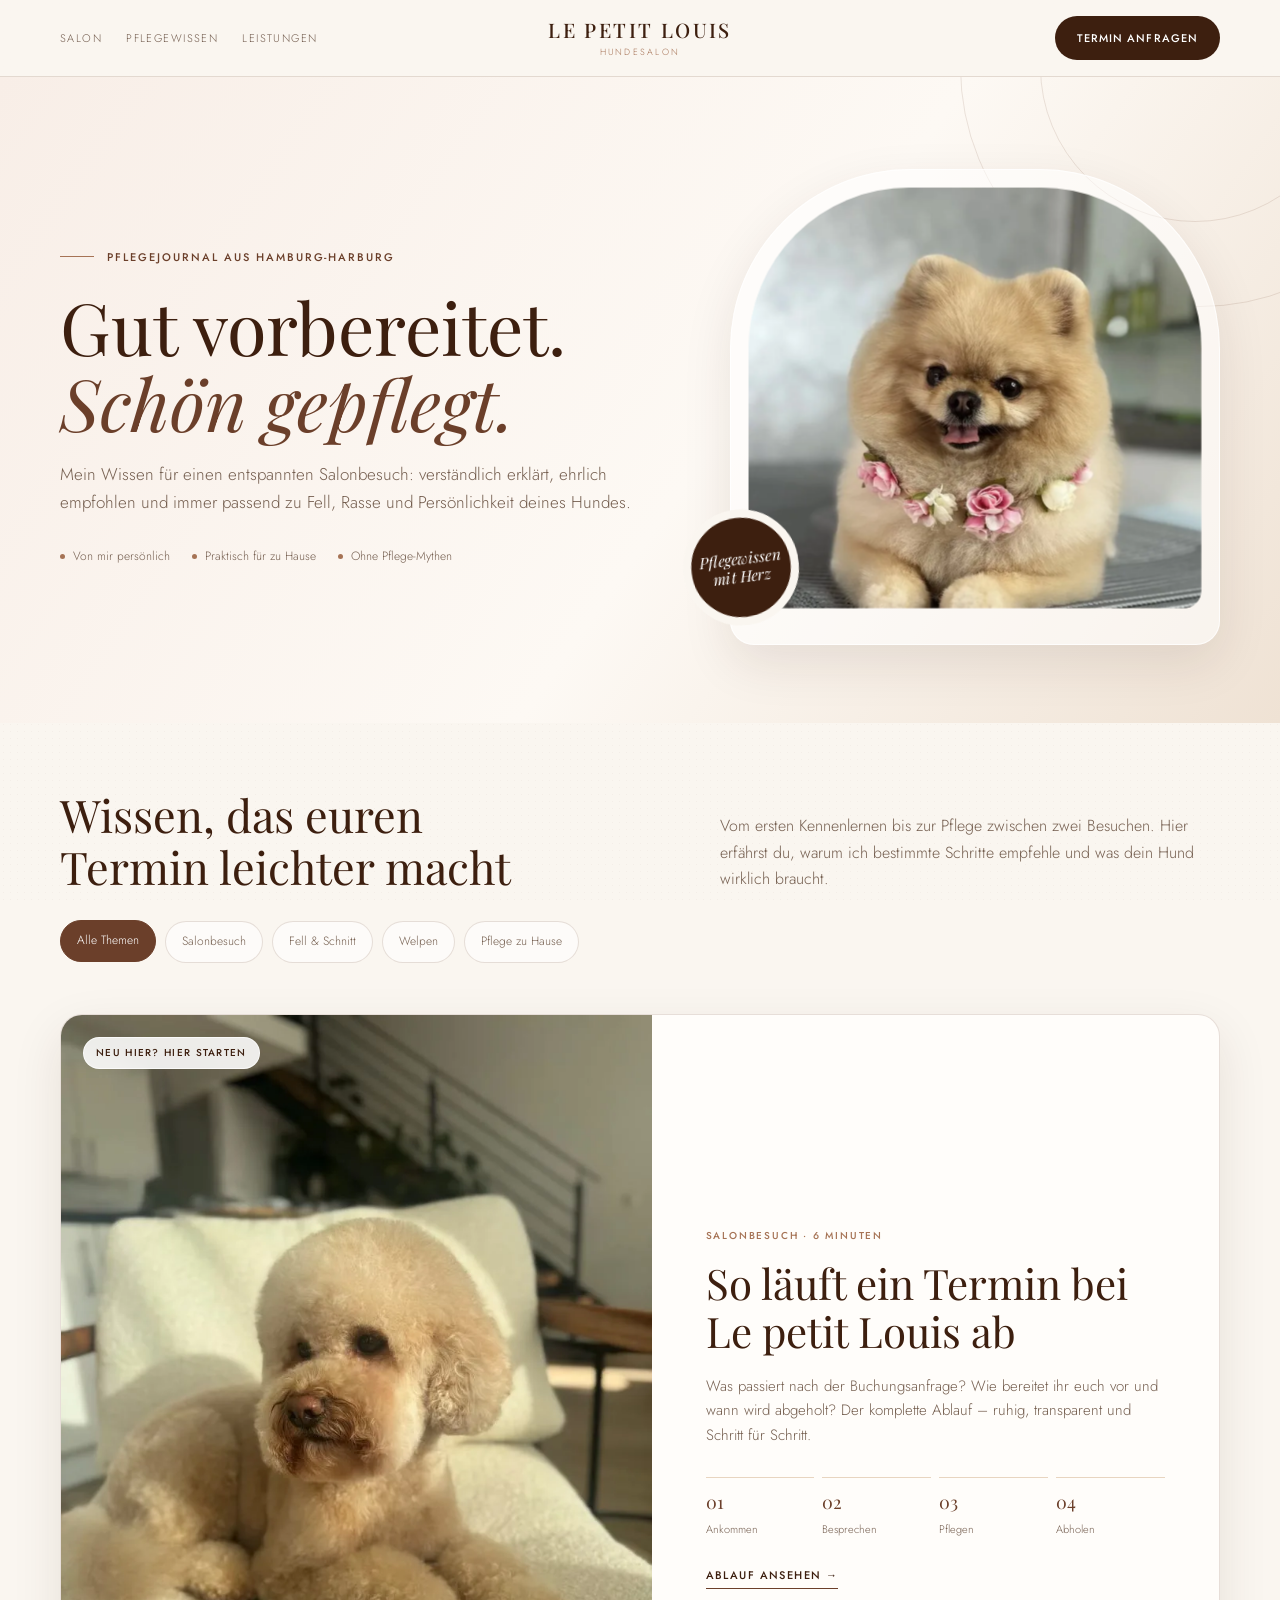
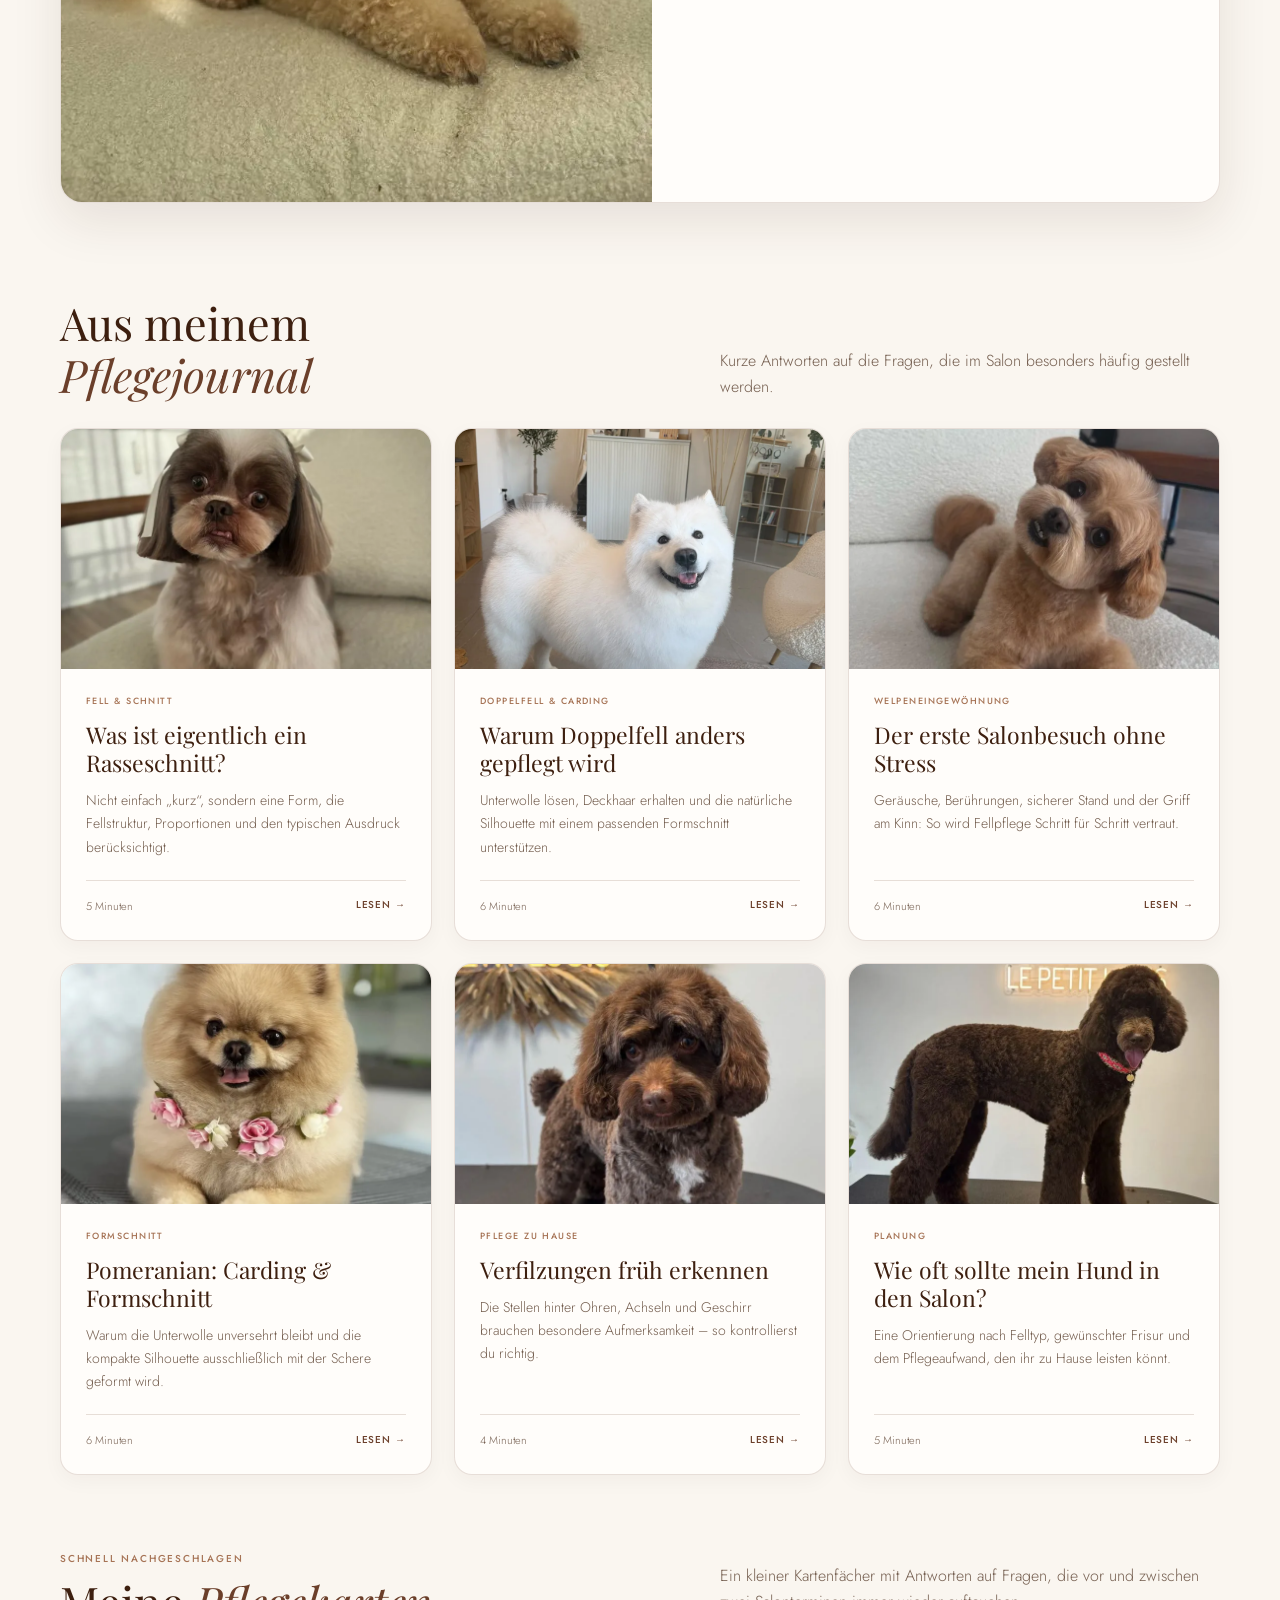
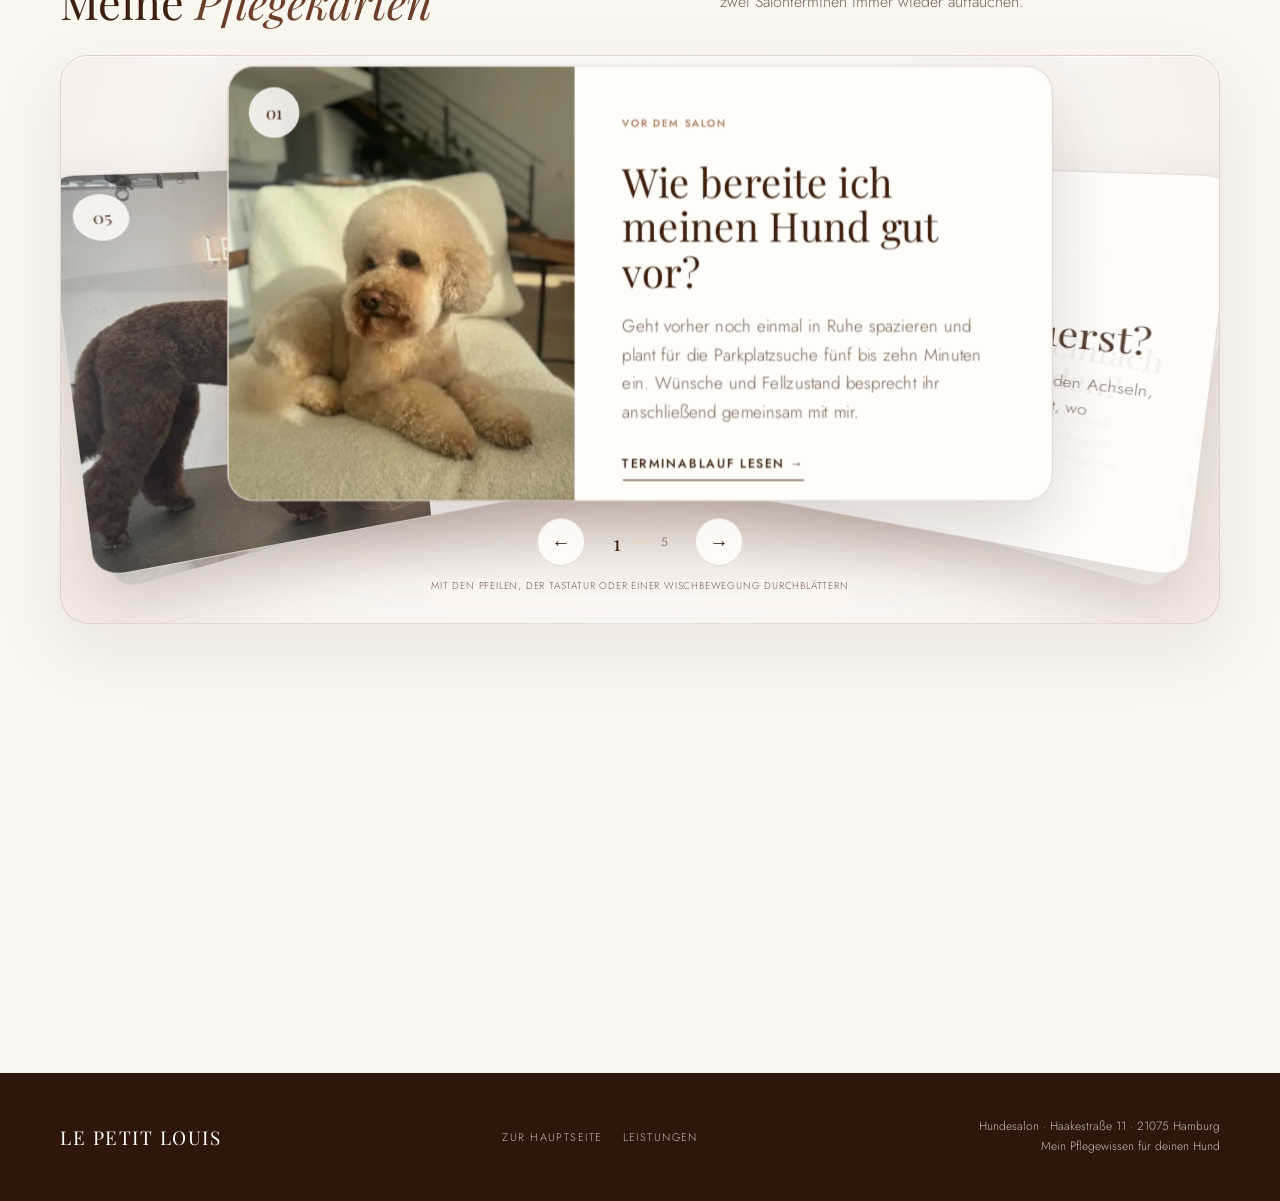
<file: pflegejournal/index.html>
<!doctype html>
<html lang="de">
<head>
  <meta charset="utf-8">
  <meta name="viewport" content="width=device-width,initial-scale=1,viewport-fit=cover">
  <title>Pflegejournal – Fellpflege-Tipps von Le petit Louis</title>
  <meta name="description" content="Mein Pflegewissen zu Salonbesuch, Rasseschnitt, Welpeneingewöhnung, Doppelfell, Carding und Fellpflege für zu Hause.">
  <meta name="robots" content="index,follow">
  <link rel="canonical" href="https://www.lepetitlouis.com/pflegejournal/">
  <meta property="og:type" content="website">
  <meta property="og:locale" content="de_DE">
  <meta property="og:title" content="Pflegejournal – Le petit Louis Hundesalon">
  <meta property="og:description" content="Mein Pflegewissen: verständlich erklärt, ehrlich empfohlen und passend zu Fell, Rasse und Persönlichkeit.">
  <meta property="og:url" content="https://www.lepetitlouis.com/pflegejournal/">
  <meta name="theme-color" content="#faf6f0">
  <link rel="preconnect" href="https://fonts.googleapis.com">
  <link rel="preconnect" href="https://fonts.gstatic.com" crossorigin>
  <link href="https://fonts.googleapis.com/css2?family=Jost:wght@300;400;500;600&family=Playfair+Display:ital,wght@0,400;0,500;1,400&display=swap" rel="stylesheet">
  <link rel="stylesheet" href="assets/css/pflegejournal.css">
  <script type="application/ld+json">
  {
    "@context":"https://schema.org",
    "@type":"Blog",
    "@id":"https://www.lepetitlouis.com/pflegejournal/#blog",
    "url":"https://www.lepetitlouis.com/pflegejournal/",
    "name":"Le petit Louis Pflegejournal",
    "description":"Pflegewissen rund um Hundesalon, Fellpflege und einen entspannten Salonbesuch.",
    "inLanguage":"de-DE",
    "author":{"@type":"Person","name":"Anni Mausolf"},
    "publisher":{"@type":"Organization","name":"Le petit Louis","url":"https://www.lepetitlouis.com/"}
  }
  </script>
</head>
<body>
  <a class="skip-link" href="#inhalt">Direkt zum Inhalt</a>
  <header class="topbar">
    <nav class="nav shell" aria-label="Hauptnavigation">
      <div class="navlinks">
        <a href="https://www.lepetitlouis.com/">Salon</a>
        <a href="#artikel">Pflegewissen</a>
        <a href="https://www.lepetitlouis.com/#services">Leistungen</a>
      </div>
      <a class="brand" href="https://www.lepetitlouis.com/" aria-label="Zur Hauptseite von Le petit Louis">
        <strong>LE PETIT LOUIS</strong><span>Hundesalon</span>
      </a>
      <div class="nav-action"><a class="pill-button" href="https://www.lepetitlouis.com/#booking">Termin anfragen</a></div>
    </nav>
  </header>

  <main id="inhalt">
    <section class="hero">
      <div class="hero-grid shell">
        <div>
          <div class="kicker">Pflegejournal aus Hamburg-Harburg</div>
          <h1>Gut vorbereitet.<br><em>Schön gepflegt.</em></h1>
          <p class="hero-copy">Mein Wissen für einen entspannten Salonbesuch: verständlich erklärt, ehrlich empfohlen und immer passend zu Fell, Rasse und Persönlichkeit deines Hundes.</p>
          <div class="hero-meta" aria-label="Das zeichnet das Pflegejournal aus">
            <span><i aria-hidden="true"></i> Von mir persönlich</span>
            <span><i aria-hidden="true"></i> Praktisch für zu Hause</span>
            <span><i aria-hidden="true"></i> Ohne Pflege-Mythen</span>
          </div>
        </div>
        <div class="hero-visual" data-tilt>
          <picture>
            <source media="(max-width:620px)" srcset="assets/images/pomeranian-480.webp">
            <img src="assets/images/pomeranian-960.webp" width="750" height="1000" alt="Gepflegter Pomeranian im Hundesalon Le petit Louis" fetchpriority="high">
          </picture>
          <div class="hero-stamp">Pflegewissen<br>mit Herz</div>
        </div>
      </div>
    </section>

    <section class="intro shell" id="artikel" aria-labelledby="wissenTitel">
      <div class="section-head reveal">
        <h2 id="wissenTitel">Wissen, das euren<br>Termin leichter macht</h2>
        <p>Vom ersten Kennenlernen bis zur Pflege zwischen zwei Besuchen. Hier erfährst du, warum ich bestimmte Schritte empfehle und was dein Hund wirklich braucht.</p>
      </div>
      <div class="filters" role="group" aria-label="Artikel nach Thema filtern">
        <button class="filter" type="button" data-filter="all" aria-pressed="true">Alle Themen</button>
        <button class="filter" type="button" data-filter="salon" aria-pressed="false">Salonbesuch</button>
        <button class="filter" type="button" data-filter="schnitt" aria-pressed="false">Fell &amp; Schnitt</button>
        <button class="filter" type="button" data-filter="welpe" aria-pressed="false">Welpen</button>
        <button class="filter" type="button" data-filter="zuhause" aria-pressed="false">Pflege zu Hause</button>
      </div>
      <p class="filter-status" id="filterStatus" aria-live="polite"><span class="visually-hidden">6 Artikel angezeigt</span></p>

      <article class="feature reveal">
        <div class="feature-image">
          <picture><source media="(max-width:620px)" srcset="assets/images/termin-480.webp"><img src="assets/images/termin-960.webp" width="750" height="1000" alt="Entspannter Hund nach seinem Termin bei Le petit Louis"></picture>
          <span class="image-label">Neu hier? Hier starten</span>
        </div>
        <div class="feature-content">
          <div class="eyebrow">Salonbesuch · 6 Minuten</div>
          <h2>So läuft ein Termin bei Le petit Louis ab</h2>
          <p>Was passiert nach der Buchungsanfrage? Wie bereitet ihr euch vor und wann wird abgeholt? Der komplette Ablauf – ruhig, transparent und Schritt für Schritt.</p>
          <div class="timeline-mini" aria-label="Terminablauf in vier Schritten">
            <div class="mini-step"><b>01</b>Ankommen</div><div class="mini-step"><b>02</b>Besprechen</div><div class="mini-step"><b>03</b>Pflegen</div><div class="mini-step"><b>04</b>Abholen</div>
          </div>
          <a class="text-link" href="terminablauf/index.html">Ablauf ansehen →</a>
        </div>
      </article>
    </section>

    <section class="journal shell" aria-labelledby="journalTitel">
      <div class="section-head reveal">
        <h2 id="journalTitel">Aus meinem<br><em>Pflegejournal</em></h2>
        <p>Kurze Antworten auf die Fragen, die im Salon besonders häufig gestellt werden.</p>
      </div>
      <div class="card-grid">
        <article class="article-card reveal" data-category="schnitt" data-tilt>
          <div class="card-image"><picture><source media="(max-width:620px)" srcset="assets/images/rasseschnitt-480.webp"><img src="assets/images/rasseschnitt-960.webp" width="750" height="900" alt="Shih Tzu mit gepflegtem Rasseschnitt" loading="lazy"></picture></div>
          <div class="card-body"><div class="card-category">Fell &amp; Schnitt</div><h3><a href="rasseschnitt/index.html">Was ist eigentlich ein Rasseschnitt?</a></h3><p>Nicht einfach „kurz“, sondern eine Form, die Fellstruktur, Proportionen und den typischen Ausdruck berücksichtigt.</p><div class="card-foot"><span>5 Minuten</span><span>Lesen →</span></div></div>
        </article>
        <article class="article-card reveal" data-category="schnitt" data-tilt>
          <div class="card-image"><picture><source media="(max-width:620px)" srcset="assets/images/doppelfell-salon-2026-480.webp"><img src="assets/images/doppelfell-salon-2026-960.webp" width="750" height="1000" alt="Weißer Samojede mit gepflegtem Doppelfell im Salon Le petit Louis" loading="lazy"></picture></div>
          <div class="card-body"><div class="card-category">Doppelfell &amp; Carding</div><h3><a href="doppelfell-carding/index.html">Warum Doppelfell anders gepflegt wird</a></h3><p>Unterwolle lösen, Deckhaar erhalten und die natürliche Silhouette mit einem passenden Formschnitt unterstützen.</p><div class="card-foot"><span>6 Minuten</span><span>Lesen →</span></div></div>
        </article>
        <article class="article-card reveal" data-category="welpe" data-tilt>
          <div class="card-image"><picture><source media="(max-width:620px)" srcset="assets/images/welpe-480.webp"><img src="assets/images/welpe-960.webp" width="750" height="1000" alt="Junger kleiner Hund entspannt nach der Pflege" loading="lazy"></picture></div>
          <div class="card-body"><div class="card-category">Welpeneingewöhnung</div><h3><a href="welpeneingewoehnung/index.html">Der erste Salonbesuch ohne Stress</a></h3><p>Geräusche, Berührungen, sicherer Stand und der Griff am Kinn: So wird Fellpflege Schritt für Schritt vertraut.</p><div class="card-foot"><span>6 Minuten</span><span>Lesen →</span></div></div>
        </article>
        <article class="article-card reveal" data-category="schnitt" data-tilt>
          <div class="card-image"><picture><source media="(max-width:620px)" srcset="assets/images/pomeranian-480.webp"><img src="assets/images/pomeranian-960.webp" width="750" height="1000" alt="Pomeranian nach Carding und Formschnitt" loading="lazy"></picture></div>
          <div class="card-body"><div class="card-category">Formschnitt</div><h3><a href="pomeranian-carding-formschnitt/index.html">Pomeranian: Carding &amp; Formschnitt</a></h3><p>Warum die Unterwolle unversehrt bleibt und die kompakte Silhouette ausschließlich mit der Schere geformt wird.</p><div class="card-foot"><span>6 Minuten</span><span>Lesen →</span></div></div>
        </article>
        <article class="article-card reveal" data-category="zuhause" data-tilt>
          <div class="card-image"><picture><source media="(max-width:620px)" srcset="assets/images/verfilzungen-480.webp"><img src="assets/images/verfilzungen-960.webp" width="750" height="978" alt="Gepflegter kleiner Hund nach dem Bürsten" loading="lazy"></picture></div>
          <div class="card-body"><div class="card-category">Pflege zu Hause</div><h3><a href="verfilzungen-erkennen/index.html">Verfilzungen früh erkennen</a></h3><p>Die Stellen hinter Ohren, Achseln und Geschirr brauchen besondere Aufmerksamkeit – so kontrollierst du richtig.</p><div class="card-foot"><span>4 Minuten</span><span>Lesen →</span></div></div>
        </article>
        <article class="article-card reveal" data-category="salon zuhause" data-tilt>
          <div class="card-image"><picture><source media="(max-width:620px)" srcset="assets/images/rhythmus-480.webp"><img src="assets/images/rhythmus-960.webp" width="750" height="725" alt="Großpudel nach der Salonpflege" loading="lazy"></picture></div>
          <div class="card-body"><div class="card-category">Planung</div><h3><a href="salonintervalle/index.html">Wie oft sollte mein Hund in den Salon?</a></h3><p>Eine Orientierung nach Felltyp, gewünschter Frisur und dem Pflegeaufwand, den ihr zu Hause leisten könnt.</p><div class="card-foot"><span>5 Minuten</span><span>Lesen →</span></div></div>
        </article>
      </div>
    </section>

    <section class="care-deck shell reveal" aria-labelledby="kartenTitel">
      <div class="section-head deck-heading">
        <div><div class="eyebrow">Schnell nachgeschlagen</div><h2 id="kartenTitel">Meine <em>Pflegekarten</em></h2></div>
        <p>Ein kleiner Kartenfächer mit Antworten auf Fragen, die vor und zwischen zwei Salonterminen immer wieder auftauchen.</p>
      </div>
      <div class="deck-shell">
        <div class="deck-glow" aria-hidden="true"></div>
        <div class="deck-stage" data-card-deck role="region" aria-roledescription="Karussell" aria-label="Pflegefragen" tabindex="0">
          <article class="care-card" data-card-index="0">
            <div class="care-card-image"><img src="assets/images/termin-480.webp" width="480" height="640" alt="Entspannter Hund nach dem Salontermin" loading="lazy"><span>01</span></div>
            <div class="care-card-copy"><div class="card-category">Vor dem Salon</div><h3>Wie bereite ich meinen Hund gut vor?</h3><p>Geht vorher noch einmal in Ruhe spazieren und plant für die Parkplatzsuche fünf bis zehn Minuten ein. Wünsche und Fellzustand besprecht ihr anschließend gemeinsam mit mir.</p><a class="text-link" href="terminablauf/index.html">Terminablauf lesen →</a></div>
          </article>
          <article class="care-card" data-card-index="1">
            <div class="care-card-image"><img src="assets/images/verfilzungen-480.webp" width="480" height="626" alt="Kleiner Hund mit gepflegtem Fell" loading="lazy"><span>02</span></div>
            <div class="care-card-copy"><div class="card-category">Pflege zu Hause</div><h3>Wo entstehen Verfilzungen zuerst?</h3><p>Besonders häufig hinter den Ohren, in den Achseln, an den Beininnenseiten und überall dort, wo Halsband oder Geschirr am Fell reiben.</p><a class="text-link" href="verfilzungen-erkennen/index.html">Richtig kontrollieren →</a></div>
          </article>
          <article class="care-card" data-card-index="2">
            <div class="care-card-image"><img src="assets/images/doppelfell-salon-2026-480.webp" width="480" height="640" alt="Weißer Samojede mit gepflegtem Doppelfell im Salon Le petit Louis" loading="lazy"><span>03</span></div>
            <div class="care-card-copy"><div class="card-category">Doppelfell &amp; Carding</div><h3>Warum nicht einfach kürzer schneiden?</h3><p>Unterwolle und Deckhaar haben verschiedene Aufgaben. Deshalb wird zuerst lose Unterwolle entfernt und das schützende Deckhaar möglichst erhalten.</p><a class="text-link" href="doppelfell-carding/index.html">Doppelfell verstehen →</a></div>
          </article>
          <article class="care-card" data-card-index="3">
            <div class="care-card-image"><img src="assets/images/welpe-480.webp" width="480" height="640" alt="Junger Hund bei seiner ersten Pflege" loading="lazy"><span>04</span></div>
            <div class="care-card-copy"><div class="card-category">Welpeneingewöhnung</div><h3>Was lernt mein Welpe in 60 Minuten?</h3><p>Tisch, Bürste, Föhn, Berührungen und kleine Pflegeschritte werden in ruhigem Tempo kennengelernt. Kurze positive Übungen zu Hause helfen zusätzlich.</p><a class="text-link" href="welpeneingewoehnung/index.html">Ersten Besuch planen →</a></div>
          </article>
          <article class="care-card" data-card-index="4">
            <div class="care-card-image"><img src="assets/images/rhythmus-480.webp" width="480" height="464" alt="Großpudel nach der Salonpflege" loading="lazy"><span>05</span></div>
            <div class="care-card-copy"><div class="card-category">Pflegeplanung</div><h3>Wann ist der nächste Termin sinnvoll?</h3><p>Felltyp, Wunschfrisur, Alltag und eure Pflege zu Hause bestimmen gemeinsam den passenden Rhythmus. Nach dem Termin kann ich ihn am besten einschätzen.</p><a class="text-link" href="salonintervalle/index.html">Pflegeplan finden →</a></div>
          </article>
        </div>
        <div class="deck-controls" aria-label="Pflegekarten steuern">
          <button class="deck-button" type="button" data-deck-prev aria-label="Vorherige Pflegekarte">←</button>
          <div class="deck-progress"><span data-deck-current>1</span><i aria-hidden="true"></i><span>5</span></div>
          <button class="deck-button" type="button" data-deck-next aria-label="Nächste Pflegekarte">→</button>
        </div>
        <p class="deck-hint">Mit den Pfeilen, der Tastatur oder einer Wischbewegung durchblättern</p>
        <p class="visually-hidden" data-deck-status aria-live="polite"></p>
      </div>
    </section>

    <section class="guide shell">
      <div class="guide-box reveal">
        <div><h2>Du weißt schon, welche Pflege dein Hund braucht?</h2><p>Wähle auf der Hauptseite Rasse, Größe und Wunschleistung. Danach zeigen wir dir den passenden Buchungsweg und ich prüfe deine Anfrage persönlich.</p></div>
        <a class="pill-button light" href="https://www.lepetitlouis.com/#booking">Termin anfragen →</a>
      </div>
    </section>
  </main>

  <footer><div class="footer-grid shell"><div class="footer-brand">LE PETIT LOUIS</div><div class="footer-links"><a href="https://www.lepetitlouis.com/">Zur Hauptseite</a><a href="https://www.lepetitlouis.com/#services">Leistungen</a></div><div class="footer-copy">Hundesalon · Haakestraße 11 · 21075 Hamburg<br>Mein Pflegewissen für deinen Hund</div></div></footer>
  <script src="assets/js/pflegejournal.js" defer></script>
</body>
</html>
</file>
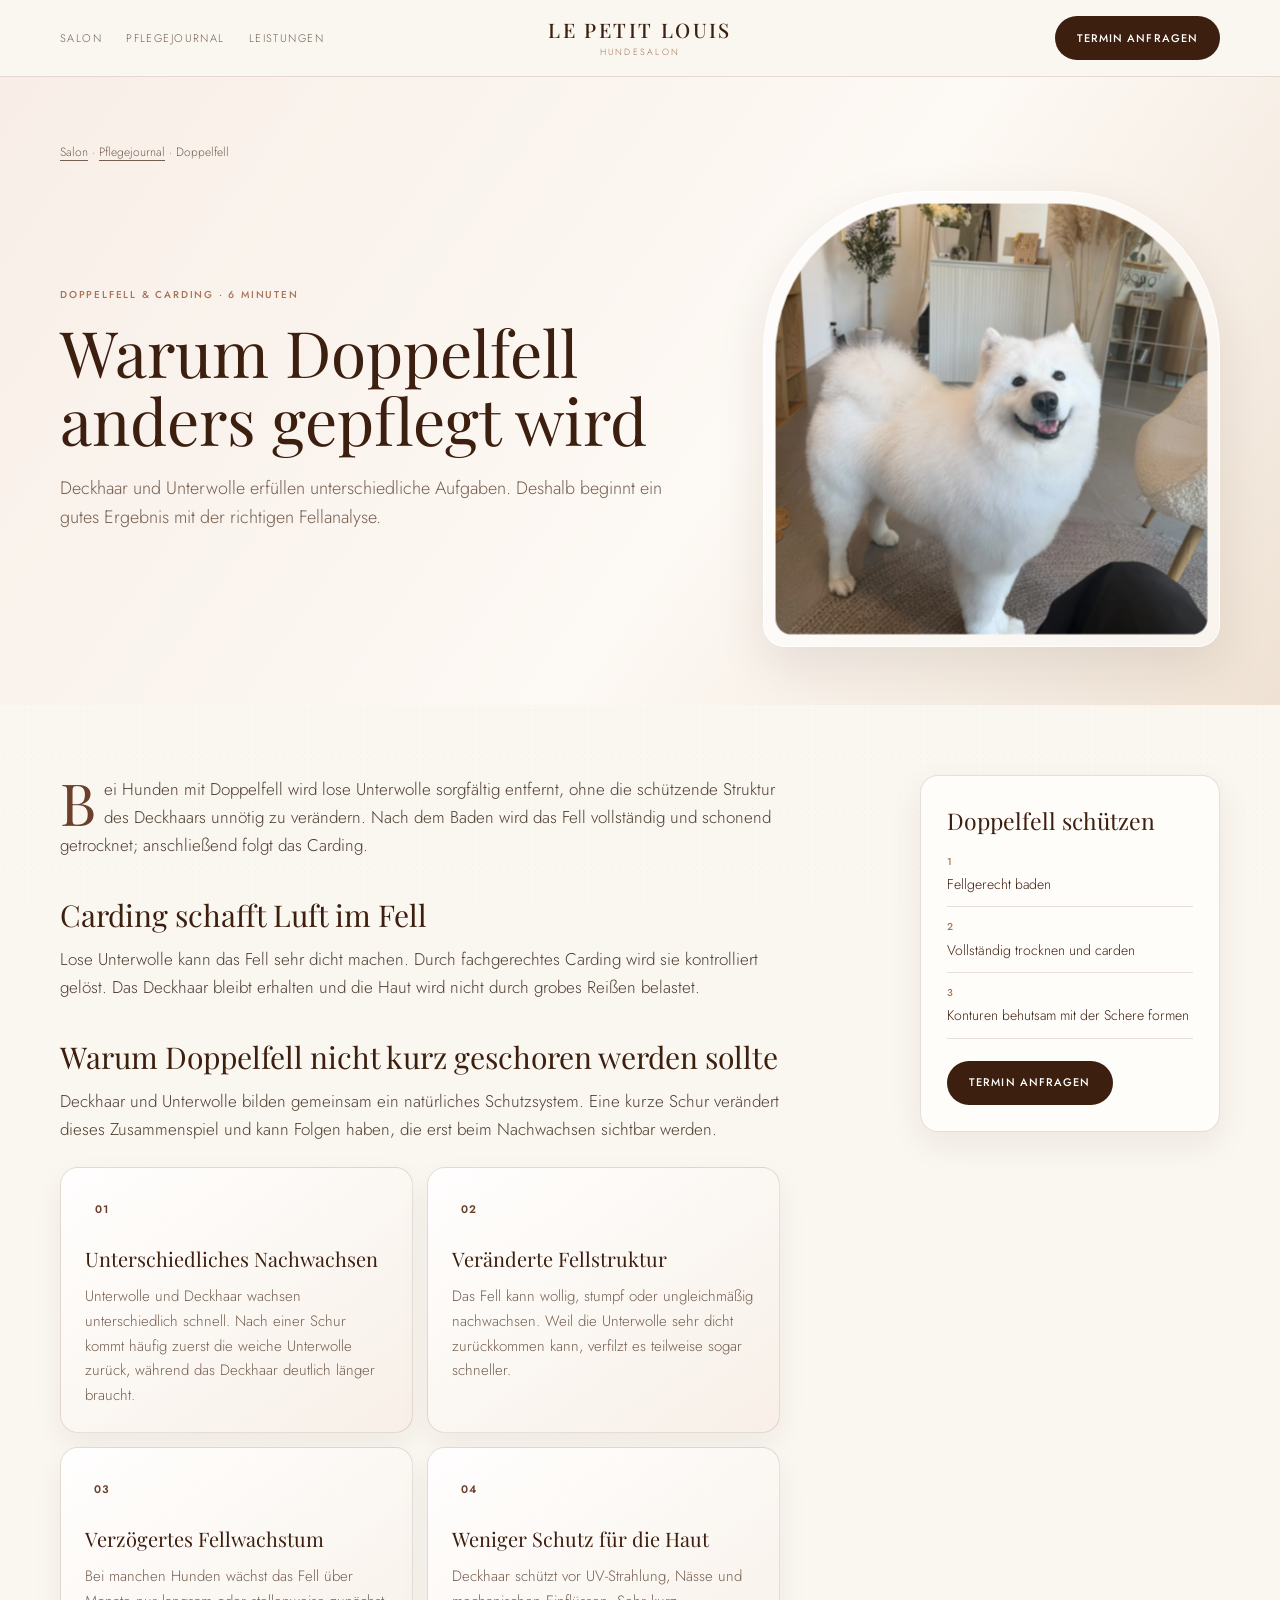
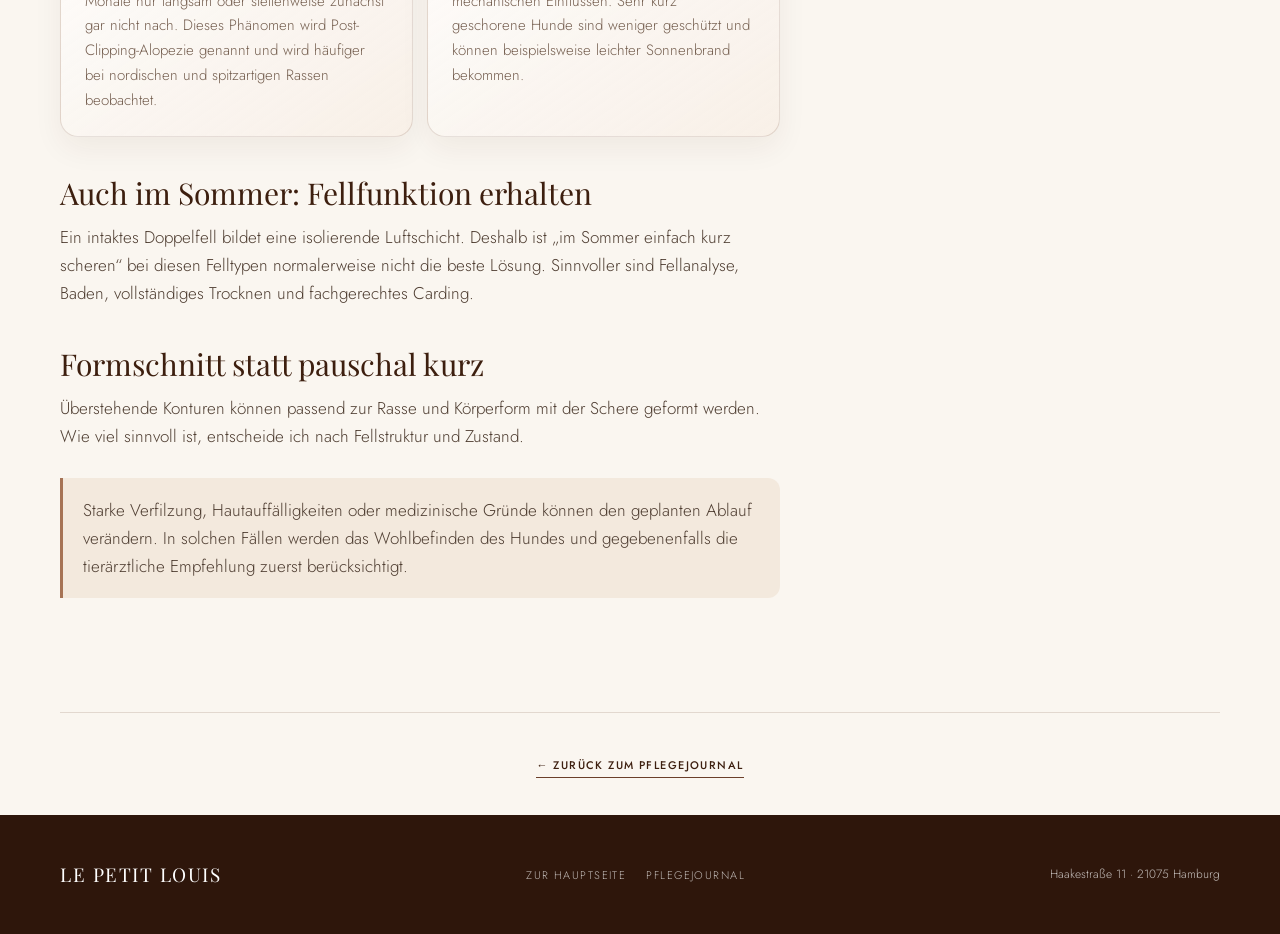
<file: pflegejournal/doppelfell-carding/index.html>
<!doctype html>
<html lang="de">
<head>
  <meta charset="utf-8">
  <meta name="viewport" content="width=device-width,initial-scale=1,viewport-fit=cover">
  <title>Doppelfell pflegen: Warum Scheren keine Sommerlösung ist | Le petit Louis</title>
  <meta name="description" content="Warum Doppelfell nicht kurz geschoren werden sollte: Fellwachstum, Post-Clipping-Alopezie, Hautschutz und schonendes Carding erklärt.">
  <meta name="robots" content="index,follow">
  <link rel="canonical" href="https://www.lepetitlouis.com/pflegejournal/doppelfell-carding/">
  <meta property="og:type" content="article">
  <meta property="og:title" content="Warum Doppelfell anders gepflegt wird">
  <meta property="og:description" content="Unterwolle lösen, Deckhaar schützen und verstehen, warum eine kurze Schur keine gute Sommerlösung ist.">
  <link rel="preconnect" href="https://fonts.googleapis.com">
  <link rel="preconnect" href="https://fonts.gstatic.com" crossorigin>
  <link href="https://fonts.googleapis.com/css2?family=Jost:wght@300;400;500;600&family=Playfair+Display:ital,wght@0,400;0,500;1,400&display=swap" rel="stylesheet">
  <link rel="stylesheet" href="../assets/css/pflegejournal.css">
  <script type="application/ld+json">{"@context":"https://schema.org","@type":"BlogPosting","headline":"Warum Doppelfell anders gepflegt wird","description":"Warum Doppelfell nicht kurz geschoren werden sollte und wie Carding die natürliche Fellfunktion unterstützt.","inLanguage":"de-DE","mainEntityOfPage":"https://www.lepetitlouis.com/pflegejournal/doppelfell-carding/","author":{"@type":"Person","name":"Anni Mausolf"},"publisher":{"@type":"Organization","name":"Le petit Louis"},"image":"https://www.lepetitlouis.com/pflegejournal/assets/images/doppelfell-salon-2026-960.webp"}</script>
</head>
<body>
  <a class="skip-link" href="#artikelinhalt">Direkt zum Artikel</a>
  <header class="topbar">
    <nav class="nav shell" aria-label="Hauptnavigation">
      <div class="navlinks"><a href="https://www.lepetitlouis.com/">Salon</a><a href="../index.html">Pflegejournal</a><a href="https://www.lepetitlouis.com/#services">Leistungen</a></div>
      <a class="brand" href="https://www.lepetitlouis.com/" aria-label="Zur Hauptseite"><strong>LE PETIT LOUIS</strong><span>Hundesalon</span></a>
      <div class="nav-action"><a class="pill-button" href="https://www.lepetitlouis.com/#booking">Termin anfragen</a></div>
    </nav>
  </header>
  <main id="artikelinhalt">
    <header class="article-hero">
      <div class="shell">
        <nav class="breadcrumbs" aria-label="Brotkrümelnavigation"><a href="https://www.lepetitlouis.com/">Salon</a> · <a href="../index.html">Pflegejournal</a> · Doppelfell</nav>
        <div class="article-hero-grid">
          <div>
            <div class="eyebrow">Doppelfell &amp; Carding · 6 Minuten</div>
            <h1>Warum Doppelfell anders gepflegt wird</h1>
            <p class="article-lead">Deckhaar und Unterwolle erfüllen unterschiedliche Aufgaben. Deshalb beginnt ein gutes Ergebnis mit der richtigen Fellanalyse.</p>
          </div>
          <picture class="article-cover article-cover--doppelfell">
            <source media="(max-width:620px)" srcset="../assets/images/doppelfell-salon-2026-480.webp">
            <img src="../assets/images/doppelfell-salon-2026-960.webp" width="750" height="1000" alt="Weißer Samojede mit gepflegtem, lockerem Doppelfell im Salon Le petit Louis">
          </picture>
        </div>
      </div>
    </header>
    <div class="article-layout shell">
      <article class="article-content">
        <p>Bei Hunden mit Doppelfell wird lose Unterwolle sorgfältig entfernt, ohne die schützende Struktur des Deckhaars unnötig zu verändern. Nach dem Baden wird das Fell vollständig und schonend getrocknet; anschließend folgt das Carding.</p>
        <h2>Carding schafft Luft im Fell</h2>
        <p>Lose Unterwolle kann das Fell sehr dicht machen. Durch fachgerechtes Carding wird sie kontrolliert gelöst. Das Deckhaar bleibt erhalten und die Haut wird nicht durch grobes Reißen belastet.</p>
        <h2>Warum Doppelfell nicht kurz geschoren werden sollte</h2>
        <p>Deckhaar und Unterwolle bilden gemeinsam ein natürliches Schutzsystem. Eine kurze Schur verändert dieses Zusammenspiel und kann Folgen haben, die erst beim Nachwachsen sichtbar werden.</p>
        <div class="reason-grid">
          <section class="reason-item"><span aria-hidden="true">01</span><h3>Unterschiedliches Nachwachsen</h3><p>Unterwolle und Deckhaar wachsen unterschiedlich schnell. Nach einer Schur kommt häufig zuerst die weiche Unterwolle zurück, während das Deckhaar deutlich länger braucht.</p></section>
          <section class="reason-item"><span aria-hidden="true">02</span><h3>Veränderte Fellstruktur</h3><p>Das Fell kann wollig, stumpf oder ungleichmäßig nachwachsen. Weil die Unterwolle sehr dicht zurückkommen kann, verfilzt es teilweise sogar schneller.</p></section>
          <section class="reason-item"><span aria-hidden="true">03</span><h3>Verzögertes Fellwachstum</h3><p>Bei manchen Hunden wächst das Fell über Monate nur langsam oder stellenweise zunächst gar nicht nach. Dieses Phänomen wird Post-Clipping-Alopezie genannt und wird häufiger bei nordischen und spitzartigen Rassen beobachtet.</p></section>
          <section class="reason-item"><span aria-hidden="true">04</span><h3>Weniger Schutz für die Haut</h3><p>Deckhaar schützt vor UV-Strahlung, Nässe und mechanischen Einflüssen. Sehr kurz geschorene Hunde sind weniger geschützt und können beispielsweise leichter Sonnenbrand bekommen.</p></section>
        </div>
        <h2>Auch im Sommer: Fellfunktion erhalten</h2>
        <p>Ein intaktes Doppelfell bildet eine isolierende Luftschicht. Deshalb ist „im Sommer einfach kurz scheren“ bei diesen Felltypen normalerweise nicht die beste Lösung. Sinnvoller sind Fellanalyse, Baden, vollständiges Trocknen und fachgerechtes Carding.</p>
        <h2>Formschnitt statt pauschal kurz</h2>
        <p>Überstehende Konturen können passend zur Rasse und Körperform mit der Schere geformt werden. Wie viel sinnvoll ist, entscheide ich nach Fellstruktur und Zustand.</p>
        <div class="note">Starke Verfilzung, Hautauffälligkeiten oder medizinische Gründe können den geplanten Ablauf verändern. In solchen Fällen werden das Wohlbefinden des Hundes und gegebenenfalls die tierärztliche Empfehlung zuerst berücksichtigt.</div>
      </article>
      <aside class="fact-box">
        <h2>Doppelfell schützen</h2>
        <dl class="fact-list"><div><dt>1</dt><dd>Fellgerecht baden</dd></div><div><dt>2</dt><dd>Vollständig trocknen und carden</dd></div><div><dt>3</dt><dd>Konturen behutsam mit der Schere formen</dd></div></dl>
        <a class="pill-button" href="https://www.lepetitlouis.com/#booking">Termin anfragen</a>
      </aside>
    </div>
    <section class="back-journal shell"><a class="text-link" href="../index.html">← Zurück zum Pflegejournal</a></section>
  </main>
  <footer><div class="footer-grid shell"><div class="footer-brand">LE PETIT LOUIS</div><div class="footer-links"><a href="https://www.lepetitlouis.com/">Zur Hauptseite</a><a href="../index.html">Pflegejournal</a></div><div class="footer-copy">Haakestraße 11 · 21075 Hamburg</div></div></footer>
  <script src="../assets/js/pflegejournal.js" defer></script>
</body>
</html>
</file>
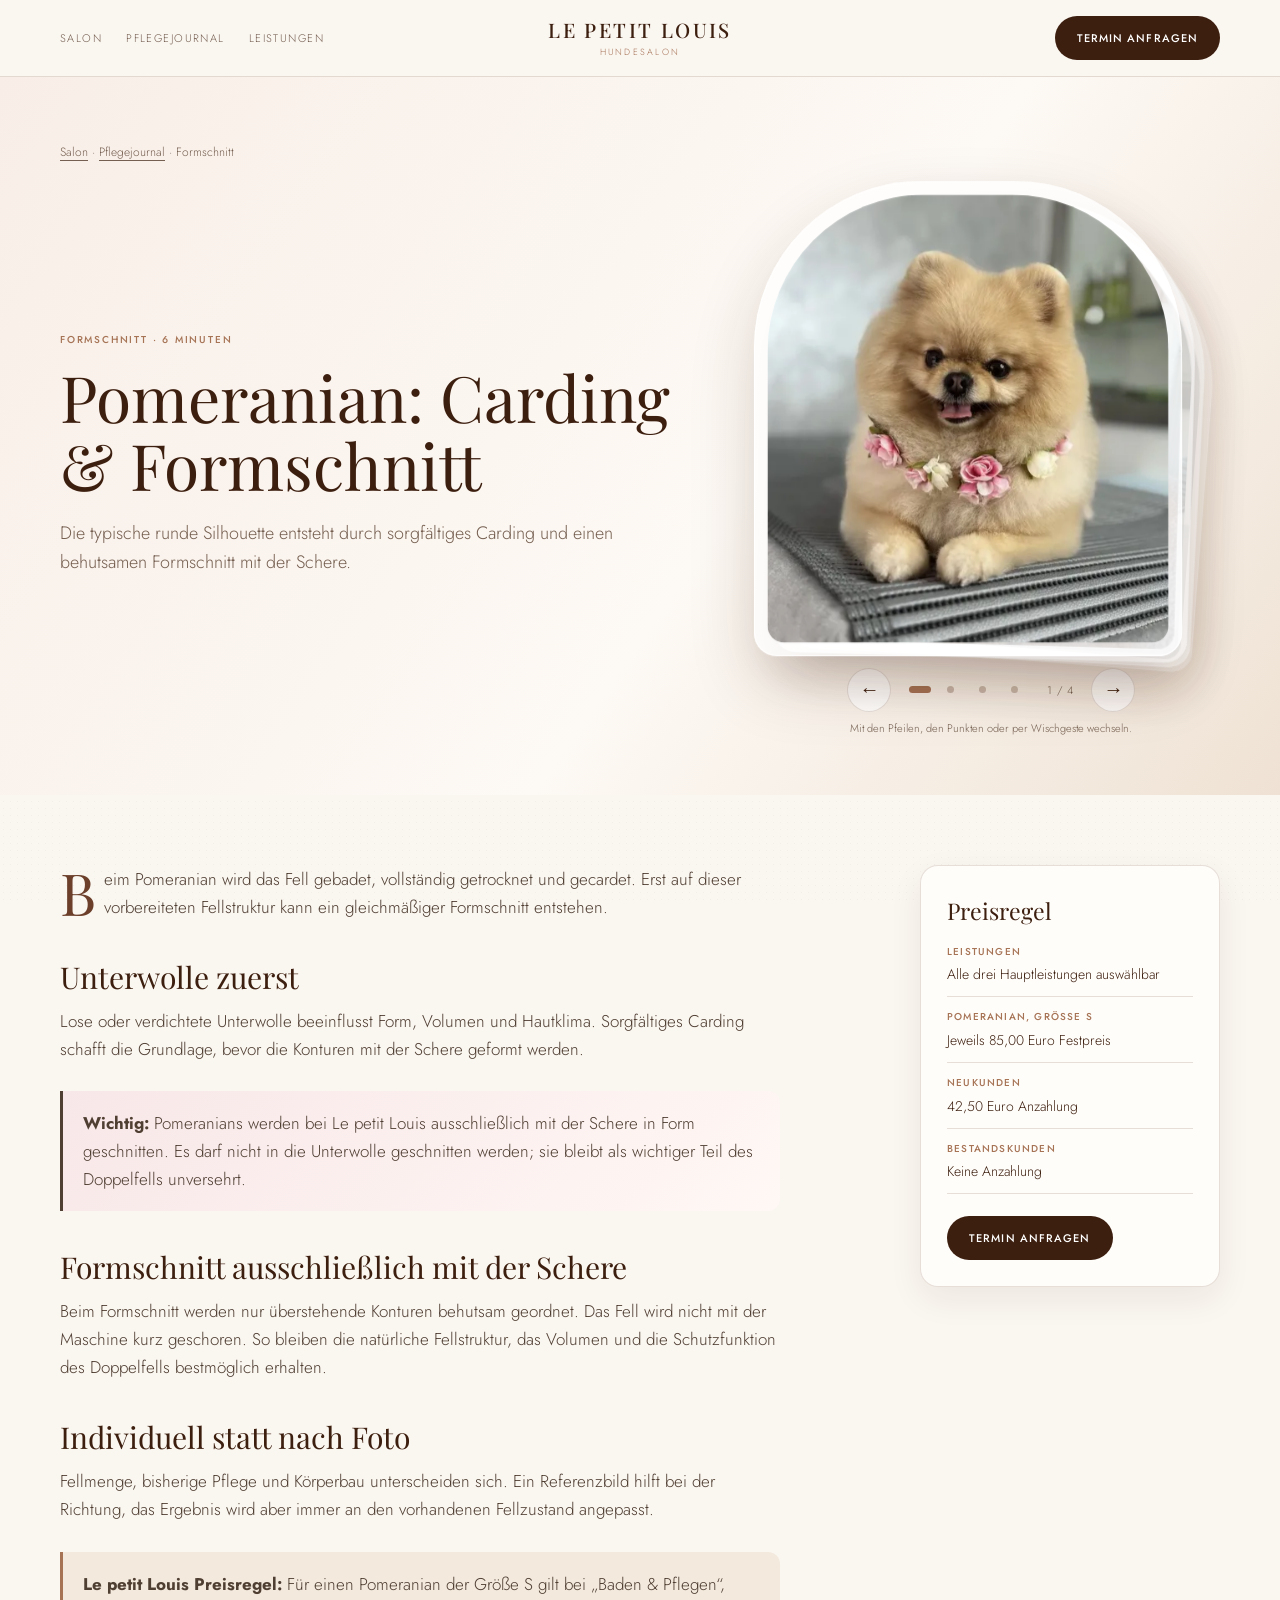
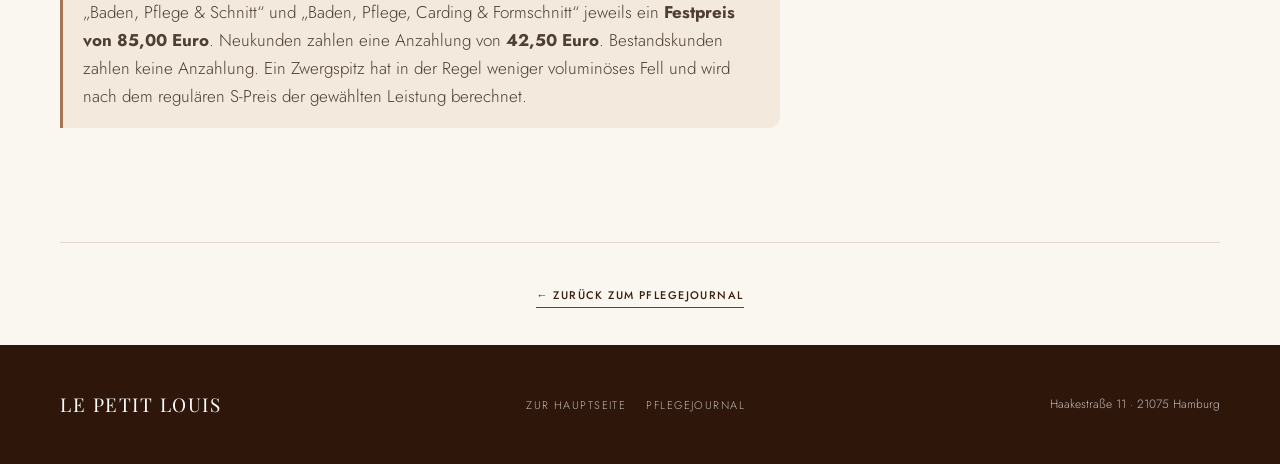
<file: pflegejournal/pomeranian-carding-formschnitt/index.html>
<!doctype html>
<html lang="de">
<head>
  <meta charset="utf-8">
  <meta name="viewport" content="width=device-width,initial-scale=1,viewport-fit=cover">
  <title>Pomeranian: Carding und Formschnitt | Le petit Louis</title>
  <meta name="description" content="Warum Pomeranians ausschließlich mit der Schere geformt werden und ihre Unterwolle beim Formschnitt unversehrt bleibt.">
  <meta name="robots" content="index,follow">
  <link rel="canonical" href="https://www.lepetitlouis.com/pflegejournal/pomeranian-carding-formschnitt/">
  <meta property="og:type" content="article">
  <meta property="og:title" content="Pomeranian: Carding & Formschnitt">
  <meta property="og:description" content="Formschnitt mit der Schere, sorgfältiges Carding und Schutz der Unterwolle.">
  <link rel="preconnect" href="https://fonts.googleapis.com">
  <link rel="preconnect" href="https://fonts.gstatic.com" crossorigin>
  <link href="https://fonts.googleapis.com/css2?family=Jost:wght@300;400;500;600&family=Playfair+Display:ital,wght@0,400;0,500;1,400&display=swap" rel="stylesheet">
  <link rel="stylesheet" href="../assets/css/pflegejournal.css?v=pomeranian-gallery-1">
  <script type="application/ld+json">{"@context":"https://schema.org","@type":"BlogPosting","headline":"Pomeranian: Carding & Formschnitt","description":"Warum Pomeranians ausschließlich mit der Schere geformt werden und ihre Unterwolle beim Formschnitt unversehrt bleibt.","inLanguage":"de-DE","mainEntityOfPage":"https://www.lepetitlouis.com/pflegejournal/pomeranian-carding-formschnitt/","author":{"@type":"Person","name":"Anni Mausolf"},"publisher":{"@type":"Organization","name":"Le petit Louis"},"image":["https://www.lepetitlouis.com/pflegejournal/assets/images/pomeranian-960.webp","https://www.lepetitlouis.com/pflegejournal/assets/images/pomeranian-gallery-2-960.webp","https://www.lepetitlouis.com/pflegejournal/assets/images/pomeranian-gallery-3-960.webp","https://www.lepetitlouis.com/pflegejournal/assets/images/pomeranian-gallery-4-960.webp"]}</script>
</head>
<body>
  <a class="skip-link" href="#artikelinhalt">Direkt zum Artikel</a>
  <header class="topbar">
    <nav class="nav shell" aria-label="Hauptnavigation">
      <div class="navlinks"><a href="https://www.lepetitlouis.com/">Salon</a><a href="../index.html">Pflegejournal</a><a href="https://www.lepetitlouis.com/#services">Leistungen</a></div>
      <a class="brand" href="https://www.lepetitlouis.com/" aria-label="Zur Hauptseite"><strong>LE PETIT LOUIS</strong><span>Hundesalon</span></a>
      <div class="nav-action"><a class="pill-button" href="https://www.lepetitlouis.com/#booking">Termin anfragen</a></div>
    </nav>
  </header>
  <main id="artikelinhalt">
    <header class="article-hero">
      <div class="shell">
        <nav class="breadcrumbs" aria-label="Brotkrümelnavigation"><a href="https://www.lepetitlouis.com/">Salon</a> · <a href="../index.html">Pflegejournal</a> · Formschnitt</nav>
        <div class="article-hero-grid">
          <div>
            <div class="eyebrow">Formschnitt · 6 Minuten</div>
            <h1>Pomeranian: Carding &amp; Formschnitt</h1>
            <p class="article-lead">Die typische runde Silhouette entsteht durch sorgfältiges Carding und einen behutsamen Formschnitt mit der Schere.</p>
          </div>
          <div class="pomeranian-gallery" data-pomeranian-gallery aria-label="Pomeranian nach Carding und Formschnitt" aria-roledescription="Karussell">
            <div class="pomeranian-gallery-stage" data-pomeranian-stage data-tilt tabindex="0" aria-label="Bilder mit den Pfeiltasten wechseln">
              <picture class="pomeranian-gallery-card is-active" data-pomeranian-slide aria-hidden="false">
                <source media="(max-width:620px)" srcset="../assets/images/pomeranian-480.webp">
                <img src="../assets/images/pomeranian-960.webp" width="750" height="1000" alt="Pomeranian nach fachgerechtem Carding und Formschnitt mit der Schere">
              </picture>
              <picture class="pomeranian-gallery-card is-behind-1" data-pomeranian-slide aria-hidden="true">
                <source media="(max-width:620px)" srcset="../assets/images/pomeranian-gallery-2-480.webp">
                <img src="../assets/images/pomeranian-gallery-2-960.webp" width="960" height="1280" alt="Oranger Pomeranian mit rundem Formschnitt im Salon Le petit Louis" loading="lazy">
              </picture>
              <picture class="pomeranian-gallery-card is-behind-2" data-pomeranian-slide aria-hidden="true">
                <source media="(max-width:620px)" srcset="../assets/images/pomeranian-gallery-3-480.webp">
                <img src="../assets/images/pomeranian-gallery-3-960.webp" width="960" height="1280" alt="Cremefarbener Pomeranian nach Carding und Formschnitt auf dem Salontisch" loading="lazy">
              </picture>
              <picture class="pomeranian-gallery-card is-behind-3" data-pomeranian-slide aria-hidden="true">
                <source media="(max-width:620px)" srcset="../assets/images/pomeranian-gallery-4-480.webp">
                <img src="../assets/images/pomeranian-gallery-4-960.webp" width="960" height="1280" alt="Mehrfarbiger Pomeranian nach dem Formschnitt bei Le petit Louis" loading="lazy">
              </picture>
            </div>
            <div class="pomeranian-gallery-controls" aria-label="Bilder auswählen">
              <button class="pomeranian-gallery-arrow" type="button" data-pomeranian-prev aria-label="Vorheriges Pomeranian-Foto">←</button>
              <div class="pomeranian-gallery-dots" role="group" aria-label="Direkte Bildauswahl">
                <button class="pomeranian-gallery-dot" type="button" data-pomeranian-dot aria-label="Foto 1 anzeigen" aria-pressed="true"></button>
                <button class="pomeranian-gallery-dot" type="button" data-pomeranian-dot aria-label="Foto 2 anzeigen" aria-pressed="false"></button>
                <button class="pomeranian-gallery-dot" type="button" data-pomeranian-dot aria-label="Foto 3 anzeigen" aria-pressed="false"></button>
                <button class="pomeranian-gallery-dot" type="button" data-pomeranian-dot aria-label="Foto 4 anzeigen" aria-pressed="false"></button>
              </div>
              <span class="pomeranian-gallery-count" data-pomeranian-count aria-hidden="true">1 / 4</span>
              <button class="pomeranian-gallery-arrow" type="button" data-pomeranian-next aria-label="Nächstes Pomeranian-Foto">→</button>
            </div>
            <p class="pomeranian-gallery-hint">Mit den Pfeilen, den Punkten oder per Wischgeste wechseln.</p>
            <div class="visually-hidden" data-pomeranian-status aria-live="polite"></div>
          </div>
        </div>
      </div>
    </header>
    <div class="article-layout shell">
      <article class="article-content">
        <p>Beim Pomeranian wird das Fell gebadet, vollständig getrocknet und gecardet. Erst auf dieser vorbereiteten Fellstruktur kann ein gleichmäßiger Formschnitt entstehen.</p>
        <h2>Unterwolle zuerst</h2>
        <p>Lose oder verdichtete Unterwolle beeinflusst Form, Volumen und Hautklima. Sorgfältiges Carding schafft die Grundlage, bevor die Konturen mit der Schere geformt werden.</p>
        <div class="note note-important"><strong>Wichtig:</strong> Pomeranians werden bei Le petit Louis ausschließlich mit der Schere in Form geschnitten. Es darf nicht in die Unterwolle geschnitten werden; sie bleibt als wichtiger Teil des Doppelfells unversehrt.</div>
        <h2>Formschnitt ausschließlich mit der Schere</h2>
        <p>Beim Formschnitt werden nur überstehende Konturen behutsam geordnet. Das Fell wird nicht mit der Maschine kurz geschoren. So bleiben die natürliche Fellstruktur, das Volumen und die Schutzfunktion des Doppelfells bestmöglich erhalten.</p>
        <h2>Individuell statt nach Foto</h2>
        <p>Fellmenge, bisherige Pflege und Körperbau unterscheiden sich. Ein Referenzbild hilft bei der Richtung, das Ergebnis wird aber immer an den vorhandenen Fellzustand angepasst.</p>
        <div class="note"><strong>Le petit Louis Preisregel:</strong> Für einen Pomeranian der Größe S gilt bei „Baden &amp; Pflegen“, „Baden, Pflege &amp; Schnitt“ und „Baden, Pflege, Carding &amp; Formschnitt“ jeweils ein <strong>Festpreis von 85,00 Euro</strong>. Neukunden zahlen eine Anzahlung von <strong>42,50 Euro</strong>. Bestandskunden zahlen keine Anzahlung. Ein Zwergspitz hat in der Regel weniger voluminöses Fell und wird nach dem regulären S-Preis der gewählten Leistung berechnet.</div>
      </article>
      <aside class="fact-box">
        <h2>Preisregel</h2>
        <dl class="fact-list"><div><dt>Leistungen</dt><dd>Alle drei Hauptleistungen auswählbar</dd></div><div><dt>Pomeranian, Größe S</dt><dd>Jeweils 85,00 Euro Festpreis</dd></div><div><dt>Neukunden</dt><dd>42,50 Euro Anzahlung</dd></div><div><dt>Bestandskunden</dt><dd>Keine Anzahlung</dd></div></dl>
        <a class="pill-button" href="https://www.lepetitlouis.com/#booking">Termin anfragen</a>
      </aside>
    </div>
    <section class="back-journal shell"><a class="text-link" href="../index.html">← Zurück zum Pflegejournal</a></section>
  </main>
  <footer><div class="footer-grid shell"><div class="footer-brand">LE PETIT LOUIS</div><div class="footer-links"><a href="https://www.lepetitlouis.com/">Zur Hauptseite</a><a href="../index.html">Pflegejournal</a></div><div class="footer-copy">Haakestraße 11 · 21075 Hamburg</div></div></footer>
  <script src="../assets/js/pflegejournal.js?v=pomeranian-gallery-1" defer></script>
</body>
</html>
</file>
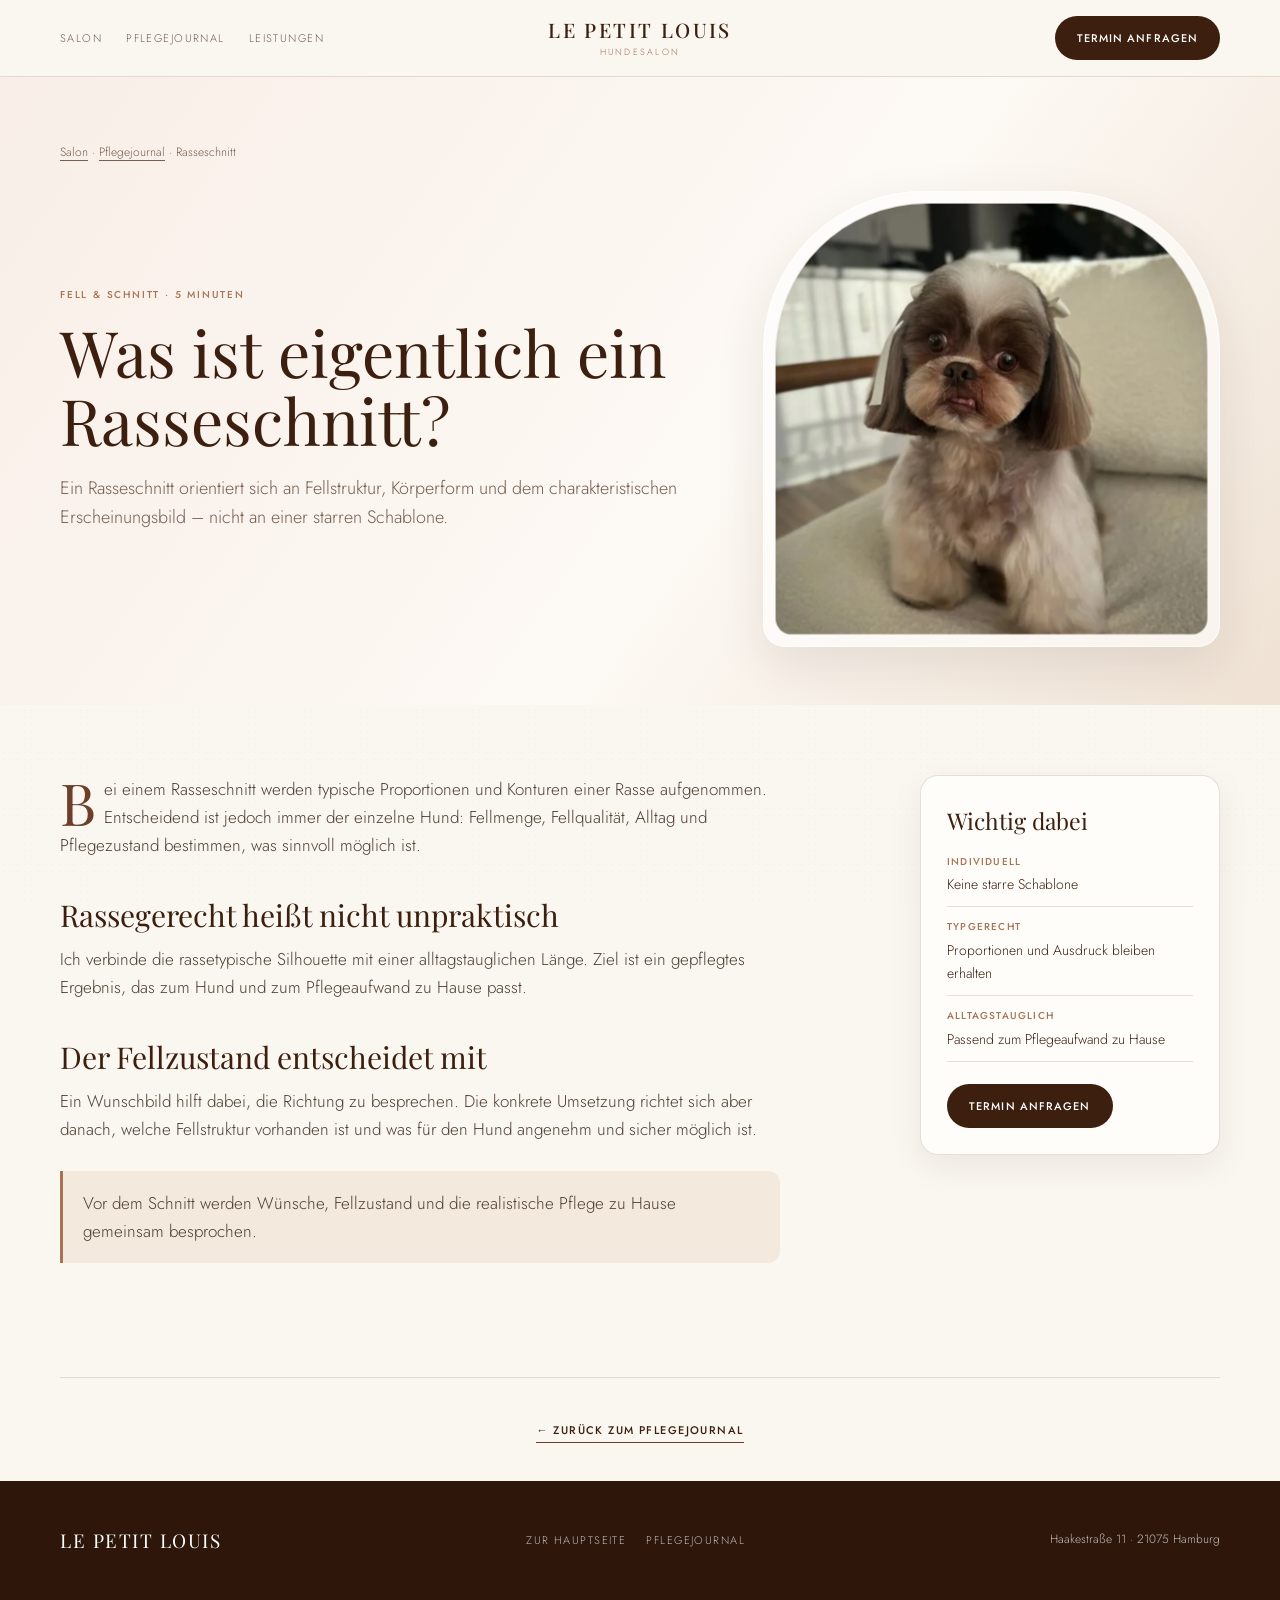
<file: pflegejournal/rasseschnitt/index.html>
<!doctype html><html lang="de"><head>
<meta charset="utf-8"><meta name="viewport" content="width=device-width,initial-scale=1,viewport-fit=cover"><title>Was ist ein Rasseschnitt? | Le petit Louis Pflegejournal</title><meta name="description" content="Ein Rasseschnitt berücksichtigt Fellstruktur, Proportionen und den typischen Ausdruck deines Hundes – individuell und alltagstauglich."><meta name="robots" content="index,follow"><link rel="canonical" href="https://www.lepetitlouis.com/pflegejournal/rasseschnitt/">
<meta property="og:type" content="article"><meta property="og:title" content="Was ist eigentlich ein Rasseschnitt?"><meta property="og:description" content="Rassegerecht, individuell und alltagstauglich erklärt."><link rel="preconnect" href="https://fonts.googleapis.com"><link rel="preconnect" href="https://fonts.gstatic.com" crossorigin><link href="https://fonts.googleapis.com/css2?family=Jost:wght@300;400;500;600&family=Playfair+Display:ital,wght@0,400;0,500;1,400&display=swap" rel="stylesheet"><link rel="stylesheet" href="../assets/css/pflegejournal.css">
<script type="application/ld+json">{"@context":"https://schema.org","@type":"BlogPosting","headline":"Was ist eigentlich ein Rasseschnitt?","description":"Ein Rasseschnitt orientiert sich an Fellstruktur, Körperform und dem charakteristischen Erscheinungsbild.","inLanguage":"de-DE","mainEntityOfPage":"https://www.lepetitlouis.com/pflegejournal/rasseschnitt/","author":{"@type":"Person","name":"Anni Mausolf"},"publisher":{"@type":"Organization","name":"Le petit Louis"},"image":"https://www.lepetitlouis.com/pflegejournal/assets/images/rasseschnitt-960.webp"}</script>
</head><body><a class="skip-link" href="#artikelinhalt">Direkt zum Artikel</a><header class="topbar"><nav class="nav shell" aria-label="Hauptnavigation"><div class="navlinks"><a href="https://www.lepetitlouis.com/">Salon</a><a href="../index.html">Pflegejournal</a><a href="https://www.lepetitlouis.com/#services">Leistungen</a></div><a class="brand" href="https://www.lepetitlouis.com/" aria-label="Zur Hauptseite von Le petit Louis"><strong>LE PETIT LOUIS</strong><span>Hundesalon</span></a><div class="nav-action"><a class="pill-button" href="https://www.lepetitlouis.com/#booking">Termin anfragen</a></div></nav></header>
<main id="artikelinhalt"><header class="article-hero"><div class="shell"><nav class="breadcrumbs" aria-label="Brotkrümelnavigation"><a href="https://www.lepetitlouis.com/">Salon</a> · <a href="../index.html">Pflegejournal</a> · Rasseschnitt</nav><div class="article-hero-grid"><div><div class="eyebrow">Fell &amp; Schnitt · 5 Minuten</div><h1>Was ist eigentlich ein Rasseschnitt?</h1><p class="article-lead">Ein Rasseschnitt orientiert sich an Fellstruktur, Körperform und dem charakteristischen Erscheinungsbild – nicht an einer starren Schablone.</p></div><picture class="article-cover"><source media="(max-width:620px)" srcset="../assets/images/rasseschnitt-480.webp"><img src="../assets/images/rasseschnitt-960.webp" width="750" height="900" alt="Shih Tzu mit gepflegtem, typgerechtem Rasseschnitt"></picture></div></div></header>
<div class="article-layout shell"><article class="article-content"><p>Bei einem Rasseschnitt werden typische Proportionen und Konturen einer Rasse aufgenommen. Entscheidend ist jedoch immer der einzelne Hund: Fellmenge, Fellqualität, Alltag und Pflegezustand bestimmen, was sinnvoll möglich ist.</p><h2>Rassegerecht heißt nicht unpraktisch</h2><p>Ich verbinde die rassetypische Silhouette mit einer alltagstauglichen Länge. Ziel ist ein gepflegtes Ergebnis, das zum Hund und zum Pflegeaufwand zu Hause passt.</p><h2>Der Fellzustand entscheidet mit</h2><p>Ein Wunschbild hilft dabei, die Richtung zu besprechen. Die konkrete Umsetzung richtet sich aber danach, welche Fellstruktur vorhanden ist und was für den Hund angenehm und sicher möglich ist.</p><div class="note">Vor dem Schnitt werden Wünsche, Fellzustand und die realistische Pflege zu Hause gemeinsam besprochen.</div></article><aside class="fact-box"><h2>Wichtig dabei</h2><dl class="fact-list"><div><dt>Individuell</dt><dd>Keine starre Schablone</dd></div><div><dt>Typgerecht</dt><dd>Proportionen und Ausdruck bleiben erhalten</dd></div><div><dt>Alltagstauglich</dt><dd>Passend zum Pflegeaufwand zu Hause</dd></div></dl><a class="pill-button" href="https://www.lepetitlouis.com/#booking">Termin anfragen</a></aside></div><section class="back-journal shell"><a class="text-link" href="../index.html">← Zurück zum Pflegejournal</a></section></main><footer><div class="footer-grid shell"><div class="footer-brand">LE PETIT LOUIS</div><div class="footer-links"><a href="https://www.lepetitlouis.com/">Zur Hauptseite</a><a href="../index.html">Pflegejournal</a></div><div class="footer-copy">Haakestraße 11 · 21075 Hamburg</div></div></footer><script src="../assets/js/pflegejournal.js" defer></script></body></html>
</file>
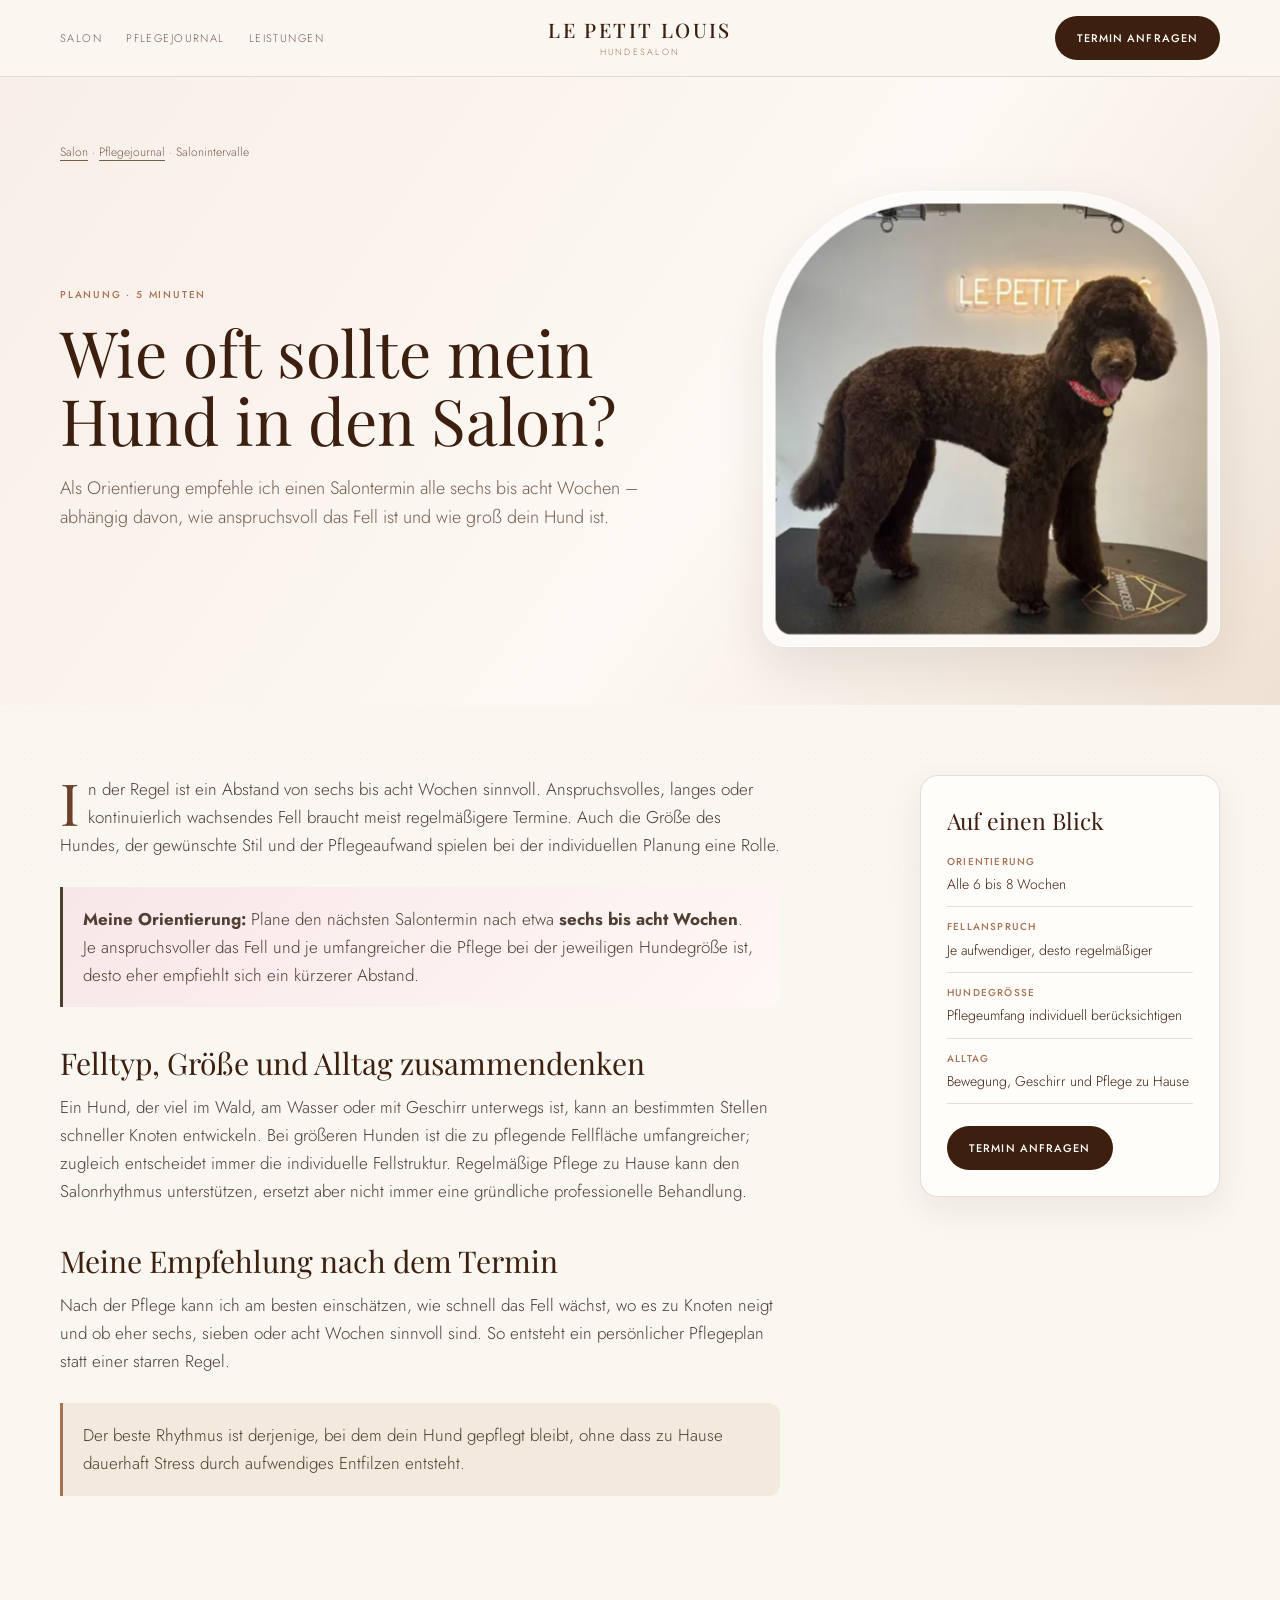
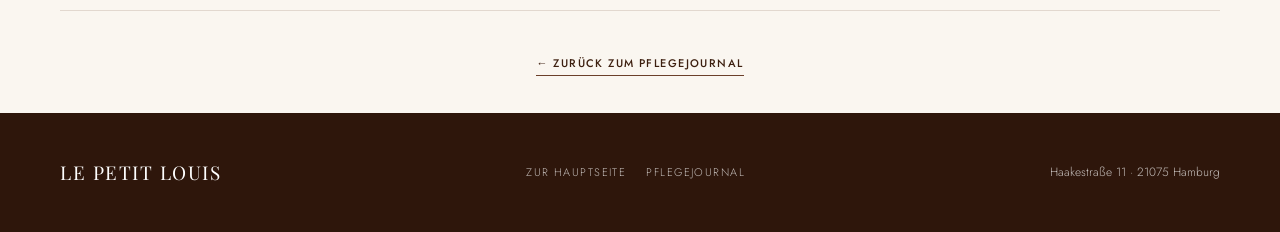
<file: pflegejournal/salonintervalle/index.html>
<!doctype html><html lang="de"><head><meta charset="utf-8"><meta name="viewport" content="width=device-width,initial-scale=1,viewport-fit=cover"><title>Wie oft sollte mein Hund in den Salon? | Le petit Louis</title><meta name="description" content="In der Regel alle sechs bis acht Wochen: Orientierung für Salonintervalle nach Fellanspruch, Hundegröße, Frisur und Pflege zu Hause."><meta name="robots" content="index,follow"><link rel="canonical" href="https://www.lepetitlouis.com/pflegejournal/salonintervalle/"><meta property="og:type" content="article"><meta property="og:title" content="Wie oft sollte mein Hund in den Salon?"><meta property="og:description" content="Sechs bis acht Wochen als Orientierung – abhängig von Fellanspruch, Größe, Frisur und Pflege zu Hause."><link rel="preconnect" href="https://fonts.googleapis.com"><link rel="preconnect" href="https://fonts.gstatic.com" crossorigin><link href="https://fonts.googleapis.com/css2?family=Jost:wght@300;400;500;600&family=Playfair+Display:ital,wght@0,400;0,500;1,400&display=swap" rel="stylesheet"><link rel="stylesheet" href="../assets/css/pflegejournal.css"><script type="application/ld+json">{"@context":"https://schema.org","@type":"BlogPosting","headline":"Wie oft sollte mein Hund in den Salon?","description":"Sechs bis acht Wochen als Orientierung für den Salonrhythmus, abhängig von Fellanspruch, Hundegröße, Frisur und Pflege zu Hause.","inLanguage":"de-DE","mainEntityOfPage":"https://www.lepetitlouis.com/pflegejournal/salonintervalle/","author":{"@type":"Person","name":"Anni Mausolf"},"publisher":{"@type":"Organization","name":"Le petit Louis"},"image":"https://www.lepetitlouis.com/pflegejournal/assets/images/rhythmus-960.webp"}</script></head><body>
<a class="skip-link" href="#artikelinhalt">Direkt zum Artikel</a><header class="topbar"><nav class="nav shell" aria-label="Hauptnavigation"><div class="navlinks"><a href="https://www.lepetitlouis.com/">Salon</a><a href="../index.html">Pflegejournal</a><a href="https://www.lepetitlouis.com/#services">Leistungen</a></div><a class="brand" href="https://www.lepetitlouis.com/" aria-label="Zur Hauptseite"><strong>LE PETIT LOUIS</strong><span>Hundesalon</span></a><div class="nav-action"><a class="pill-button" href="https://www.lepetitlouis.com/#booking">Termin anfragen</a></div></nav></header>
<main id="artikelinhalt"><header class="article-hero"><div class="shell"><nav class="breadcrumbs" aria-label="Brotkrümelnavigation"><a href="https://www.lepetitlouis.com/">Salon</a> · <a href="../index.html">Pflegejournal</a> · Salonintervalle</nav><div class="article-hero-grid"><div><div class="eyebrow">Planung · 5 Minuten</div><h1>Wie oft sollte mein Hund in den Salon?</h1><p class="article-lead">Als Orientierung empfehle ich einen Salontermin alle sechs bis acht Wochen – abhängig davon, wie anspruchsvoll das Fell ist und wie groß dein Hund ist.</p></div><picture class="article-cover"><source media="(max-width:620px)" srcset="../assets/images/rhythmus-480.webp"><img src="../assets/images/rhythmus-960.webp" width="750" height="725" alt="Großpudel nach einer professionellen Salonpflege"></picture></div></div></header>
<div class="article-layout shell"><article class="article-content"><p>In der Regel ist ein Abstand von sechs bis acht Wochen sinnvoll. Anspruchsvolles, langes oder kontinuierlich wachsendes Fell braucht meist regelmäßigere Termine. Auch die Größe des Hundes, der gewünschte Stil und der Pflegeaufwand spielen bei der individuellen Planung eine Rolle.</p><div class="note note-important"><strong>Meine Orientierung:</strong> Plane den nächsten Salontermin nach etwa <strong>sechs bis acht Wochen</strong>. Je anspruchsvoller das Fell und je umfangreicher die Pflege bei der jeweiligen Hundegröße ist, desto eher empfiehlt sich ein kürzerer Abstand.</div><h2>Felltyp, Größe und Alltag zusammendenken</h2><p>Ein Hund, der viel im Wald, am Wasser oder mit Geschirr unterwegs ist, kann an bestimmten Stellen schneller Knoten entwickeln. Bei größeren Hunden ist die zu pflegende Fellfläche umfangreicher; zugleich entscheidet immer die individuelle Fellstruktur. Regelmäßige Pflege zu Hause kann den Salonrhythmus unterstützen, ersetzt aber nicht immer eine gründliche professionelle Behandlung.</p><h2>Meine Empfehlung nach dem Termin</h2><p>Nach der Pflege kann ich am besten einschätzen, wie schnell das Fell wächst, wo es zu Knoten neigt und ob eher sechs, sieben oder acht Wochen sinnvoll sind. So entsteht ein persönlicher Pflegeplan statt einer starren Regel.</p><div class="note">Der beste Rhythmus ist derjenige, bei dem dein Hund gepflegt bleibt, ohne dass zu Hause dauerhaft Stress durch aufwendiges Entfilzen entsteht.</div></article><aside class="fact-box"><h2>Auf einen Blick</h2><dl class="fact-list"><div><dt>Orientierung</dt><dd>Alle 6 bis 8 Wochen</dd></div><div><dt>Fellanspruch</dt><dd>Je aufwendiger, desto regelmäßiger</dd></div><div><dt>Hundegröße</dt><dd>Pflegeumfang individuell berücksichtigen</dd></div><div><dt>Alltag</dt><dd>Bewegung, Geschirr und Pflege zu Hause</dd></div></dl><a class="pill-button" href="https://www.lepetitlouis.com/#booking">Termin anfragen</a></aside></div><section class="back-journal shell"><a class="text-link" href="../index.html">← Zurück zum Pflegejournal</a></section></main><footer><div class="footer-grid shell"><div class="footer-brand">LE PETIT LOUIS</div><div class="footer-links"><a href="https://www.lepetitlouis.com/">Zur Hauptseite</a><a href="../index.html">Pflegejournal</a></div><div class="footer-copy">Haakestraße 11 · 21075 Hamburg</div></div></footer><script src="../assets/js/pflegejournal.js" defer></script></body></html>
</file>
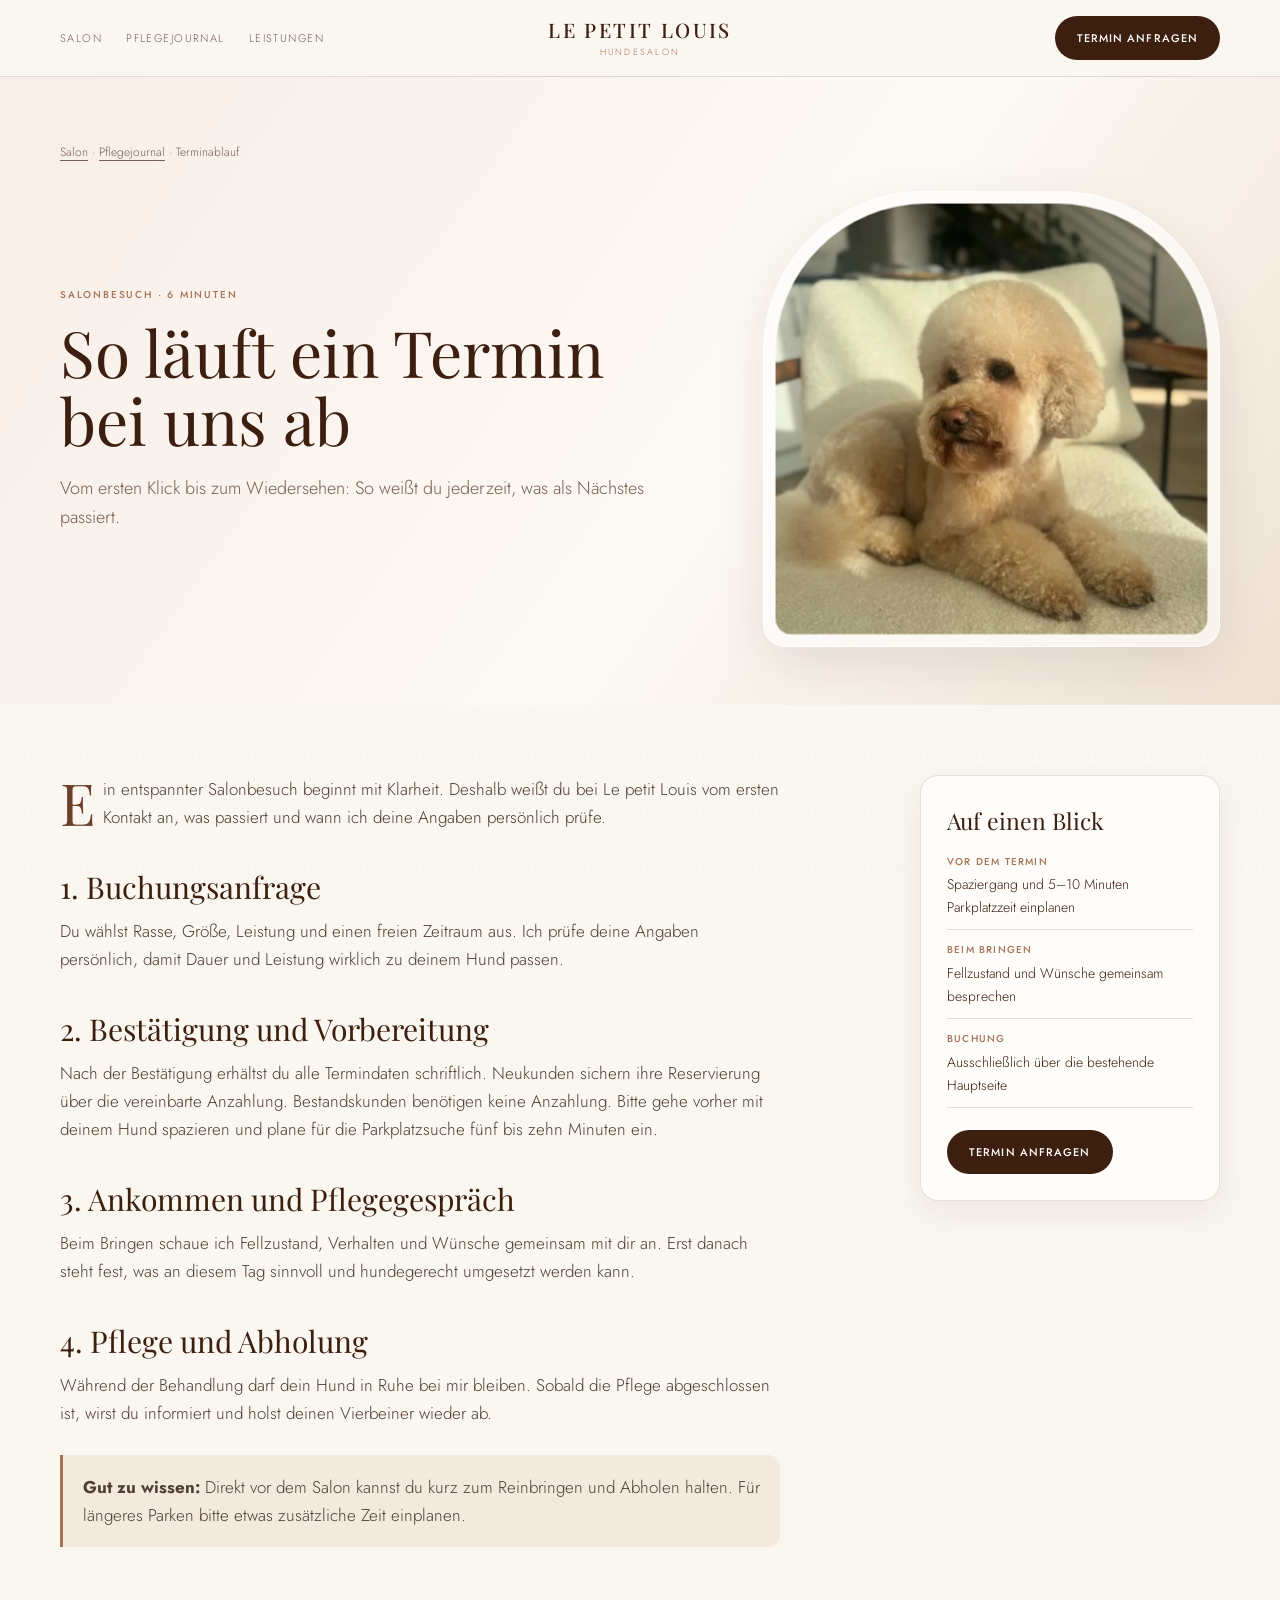
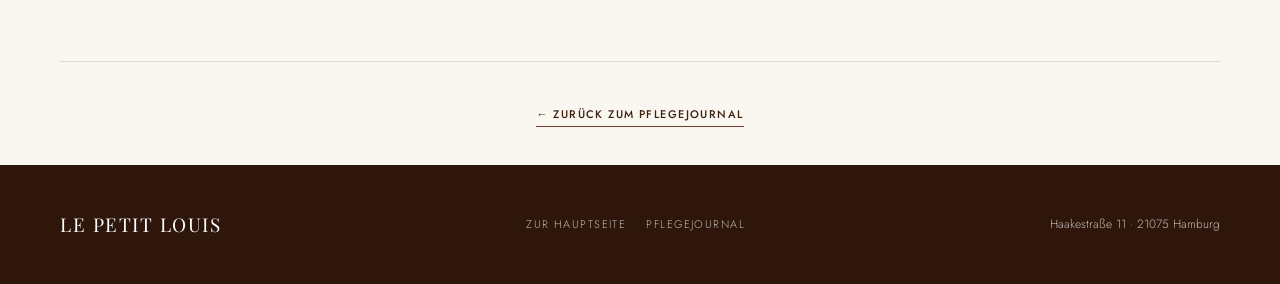
<file: pflegejournal/terminablauf/index.html>
<!doctype html><html lang="de"><head>
<meta charset="utf-8"><meta name="viewport" content="width=device-width,initial-scale=1,viewport-fit=cover">
<title>So läuft ein Hundesalon-Termin ab | Le petit Louis</title>
<meta name="description" content="Vom ersten Klick bis zur Abholung: So läuft ein Termin im Hundesalon Le petit Louis in Hamburg-Heimfeld ab.">
<meta name="robots" content="index,follow"><link rel="canonical" href="https://www.lepetitlouis.com/pflegejournal/terminablauf/">
<meta property="og:type" content="article"><meta property="og:title" content="So läuft ein Termin bei Le petit Louis ab"><meta property="og:description" content="Der komplette Salonablauf – ruhig, transparent und Schritt für Schritt.">
<link rel="preconnect" href="https://fonts.googleapis.com"><link rel="preconnect" href="https://fonts.gstatic.com" crossorigin><link href="https://fonts.googleapis.com/css2?family=Jost:wght@300;400;500;600&family=Playfair+Display:ital,wght@0,400;0,500;1,400&display=swap" rel="stylesheet"><link rel="stylesheet" href="../assets/css/pflegejournal.css">
<script type="application/ld+json">{"@context":"https://schema.org","@type":"BlogPosting","headline":"So läuft ein Termin bei Le petit Louis ab","description":"Vom ersten Klick bis zur Abholung: der komplette Salonablauf.","inLanguage":"de-DE","mainEntityOfPage":"https://www.lepetitlouis.com/pflegejournal/terminablauf/","author":{"@type":"Person","name":"Anni Mausolf"},"publisher":{"@type":"Organization","name":"Le petit Louis"},"image":"https://www.lepetitlouis.com/pflegejournal/assets/images/termin-960.webp"}</script>
</head><body>
<a class="skip-link" href="#artikelinhalt">Direkt zum Artikel</a>
<header class="topbar"><nav class="nav shell" aria-label="Hauptnavigation"><div class="navlinks"><a href="https://www.lepetitlouis.com/">Salon</a><a href="../index.html">Pflegejournal</a><a href="https://www.lepetitlouis.com/#services">Leistungen</a></div><a class="brand" href="https://www.lepetitlouis.com/" aria-label="Zur Hauptseite von Le petit Louis"><strong>LE PETIT LOUIS</strong><span>Hundesalon</span></a><div class="nav-action"><a class="pill-button" href="https://www.lepetitlouis.com/#booking">Termin anfragen</a></div></nav></header>
<main id="artikelinhalt">
<header class="article-hero"><div class="shell"><nav class="breadcrumbs" aria-label="Brotkrümelnavigation"><a href="https://www.lepetitlouis.com/">Salon</a> · <a href="../index.html">Pflegejournal</a> · Terminablauf</nav><div class="article-hero-grid"><div><div class="eyebrow">Salonbesuch · 6 Minuten</div><h1>So läuft ein Termin bei uns ab</h1><p class="article-lead">Vom ersten Klick bis zum Wiedersehen: So weißt du jederzeit, was als Nächstes passiert.</p></div><picture class="article-cover"><source media="(max-width:620px)" srcset="../assets/images/termin-480.webp"><img src="../assets/images/termin-960.webp" width="750" height="1000" alt="Entspannter Hund nach seinem Termin bei Le petit Louis"></picture></div></div></header>
<div class="article-layout shell"><article class="article-content">
<p>Ein entspannter Salonbesuch beginnt mit Klarheit. Deshalb weißt du bei Le petit Louis vom ersten Kontakt an, was passiert und wann ich deine Angaben persönlich prüfe.</p>
<h2>1. Buchungsanfrage</h2><p>Du wählst Rasse, Größe, Leistung und einen freien Zeitraum aus. Ich prüfe deine Angaben persönlich, damit Dauer und Leistung wirklich zu deinem Hund passen.</p>
<h2>2. Bestätigung und Vorbereitung</h2><p>Nach der Bestätigung erhältst du alle Termindaten schriftlich. Neukunden sichern ihre Reservierung über die vereinbarte Anzahlung. Bestandskunden benötigen keine Anzahlung. Bitte gehe vorher mit deinem Hund spazieren und plane für die Parkplatzsuche fünf bis zehn Minuten ein.</p>
<h2>3. Ankommen und Pflegegespräch</h2><p>Beim Bringen schaue ich Fellzustand, Verhalten und Wünsche gemeinsam mit dir an. Erst danach steht fest, was an diesem Tag sinnvoll und hundegerecht umgesetzt werden kann.</p>
<h2>4. Pflege und Abholung</h2><p>Während der Behandlung darf dein Hund in Ruhe bei mir bleiben. Sobald die Pflege abgeschlossen ist, wirst du informiert und holst deinen Vierbeiner wieder ab.</p>
<div class="note"><strong>Gut zu wissen:</strong> Direkt vor dem Salon kannst du kurz zum Reinbringen und Abholen halten. Für längeres Parken bitte etwas zusätzliche Zeit einplanen.</div>
</article><aside class="fact-box" aria-label="Kurz zusammengefasst"><h2>Auf einen Blick</h2><dl class="fact-list"><div><dt>Vor dem Termin</dt><dd>Spaziergang und 5–10 Minuten Parkplatzzeit einplanen</dd></div><div><dt>Beim Bringen</dt><dd>Fellzustand und Wünsche gemeinsam besprechen</dd></div><div><dt>Buchung</dt><dd>Ausschließlich über die bestehende Hauptseite</dd></div></dl><a class="pill-button" href="https://www.lepetitlouis.com/#booking">Termin anfragen</a></aside></div>
<section class="back-journal shell"><a class="text-link" href="../index.html">← Zurück zum Pflegejournal</a></section></main>
<footer><div class="footer-grid shell"><div class="footer-brand">LE PETIT LOUIS</div><div class="footer-links"><a href="https://www.lepetitlouis.com/">Zur Hauptseite</a><a href="../index.html">Pflegejournal</a></div><div class="footer-copy">Haakestraße 11 · 21075 Hamburg</div></div></footer><script src="../assets/js/pflegejournal.js" defer></script></body></html>
</file>
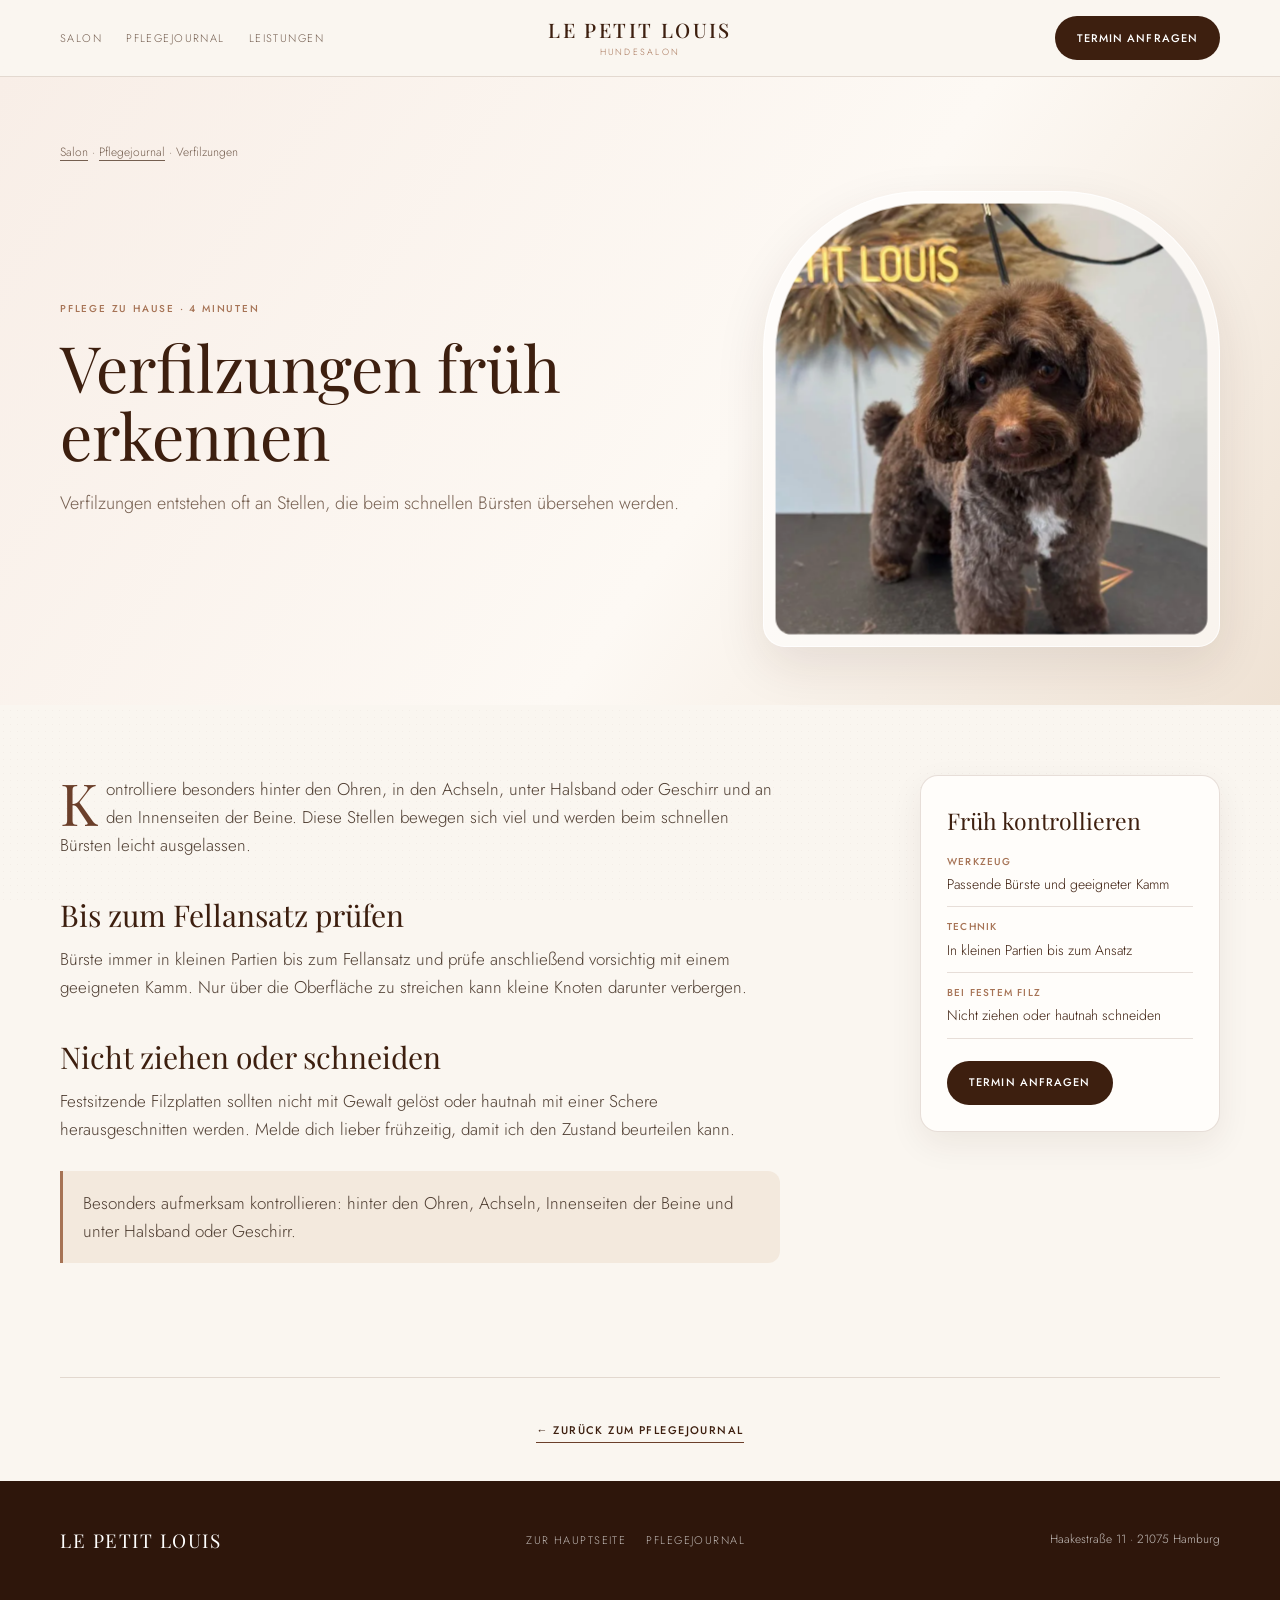
<file: pflegejournal/verfilzungen-erkennen/index.html>
<!doctype html><html lang="de"><head><meta charset="utf-8"><meta name="viewport" content="width=device-width,initial-scale=1,viewport-fit=cover"><title>Verfilzungen beim Hund früh erkennen | Le petit Louis</title><meta name="description" content="Hinter Ohren, Achseln und unter dem Geschirr: So erkennst du Verfilzungen beim Hund früh und pflegst sicher."><meta name="robots" content="index,follow"><link rel="canonical" href="https://www.lepetitlouis.com/pflegejournal/verfilzungen-erkennen/"><meta property="og:type" content="article"><meta property="og:title" content="Verfilzungen früh erkennen"><meta property="og:description" content="Die häufig übersehenen Stellen und eine sichere Kontrolle zu Hause."><link rel="preconnect" href="https://fonts.googleapis.com"><link rel="preconnect" href="https://fonts.gstatic.com" crossorigin><link href="https://fonts.googleapis.com/css2?family=Jost:wght@300;400;500;600&family=Playfair+Display:ital,wght@0,400;0,500;1,400&display=swap" rel="stylesheet"><link rel="stylesheet" href="../assets/css/pflegejournal.css"><script type="application/ld+json">{"@context":"https://schema.org","@type":"BlogPosting","headline":"Verfilzungen früh erkennen","inLanguage":"de-DE","mainEntityOfPage":"https://www.lepetitlouis.com/pflegejournal/verfilzungen-erkennen/","author":{"@type":"Person","name":"Anni Mausolf"},"publisher":{"@type":"Organization","name":"Le petit Louis"},"image":"https://www.lepetitlouis.com/pflegejournal/assets/images/verfilzungen-960.webp"}</script></head><body>
<a class="skip-link" href="#artikelinhalt">Direkt zum Artikel</a><header class="topbar"><nav class="nav shell" aria-label="Hauptnavigation"><div class="navlinks"><a href="https://www.lepetitlouis.com/">Salon</a><a href="../index.html">Pflegejournal</a><a href="https://www.lepetitlouis.com/#services">Leistungen</a></div><a class="brand" href="https://www.lepetitlouis.com/" aria-label="Zur Hauptseite"><strong>LE PETIT LOUIS</strong><span>Hundesalon</span></a><div class="nav-action"><a class="pill-button" href="https://www.lepetitlouis.com/#booking">Termin anfragen</a></div></nav></header>
<main id="artikelinhalt"><header class="article-hero"><div class="shell"><nav class="breadcrumbs" aria-label="Brotkrümelnavigation"><a href="https://www.lepetitlouis.com/">Salon</a> · <a href="../index.html">Pflegejournal</a> · Verfilzungen</nav><div class="article-hero-grid"><div><div class="eyebrow">Pflege zu Hause · 4 Minuten</div><h1>Verfilzungen früh erkennen</h1><p class="article-lead">Verfilzungen entstehen oft an Stellen, die beim schnellen Bürsten übersehen werden.</p></div><picture class="article-cover"><source media="(max-width:620px)" srcset="../assets/images/verfilzungen-480.webp"><img src="../assets/images/verfilzungen-960.webp" width="750" height="978" alt="Kleiner Hund mit locker gebürstetem, gepflegtem Fell"></picture></div></div></header>
<div class="article-layout shell"><article class="article-content"><p>Kontrolliere besonders hinter den Ohren, in den Achseln, unter Halsband oder Geschirr und an den Innenseiten der Beine. Diese Stellen bewegen sich viel und werden beim schnellen Bürsten leicht ausgelassen.</p><h2>Bis zum Fellansatz prüfen</h2><p>Bürste immer in kleinen Partien bis zum Fellansatz und prüfe anschließend vorsichtig mit einem geeigneten Kamm. Nur über die Oberfläche zu streichen kann kleine Knoten darunter verbergen.</p><h2>Nicht ziehen oder schneiden</h2><p>Festsitzende Filzplatten sollten nicht mit Gewalt gelöst oder hautnah mit einer Schere herausgeschnitten werden. Melde dich lieber frühzeitig, damit ich den Zustand beurteilen kann.</p><div class="note">Besonders aufmerksam kontrollieren: hinter den Ohren, Achseln, Innenseiten der Beine und unter Halsband oder Geschirr.</div></article><aside class="fact-box"><h2>Früh kontrollieren</h2><dl class="fact-list"><div><dt>Werkzeug</dt><dd>Passende Bürste und geeigneter Kamm</dd></div><div><dt>Technik</dt><dd>In kleinen Partien bis zum Ansatz</dd></div><div><dt>Bei festem Filz</dt><dd>Nicht ziehen oder hautnah schneiden</dd></div></dl><a class="pill-button" href="https://www.lepetitlouis.com/#booking">Termin anfragen</a></aside></div><section class="back-journal shell"><a class="text-link" href="../index.html">← Zurück zum Pflegejournal</a></section></main><footer><div class="footer-grid shell"><div class="footer-brand">LE PETIT LOUIS</div><div class="footer-links"><a href="https://www.lepetitlouis.com/">Zur Hauptseite</a><a href="../index.html">Pflegejournal</a></div><div class="footer-copy">Haakestraße 11 · 21075 Hamburg</div></div></footer><script src="../assets/js/pflegejournal.js" defer></script></body></html>
</file>
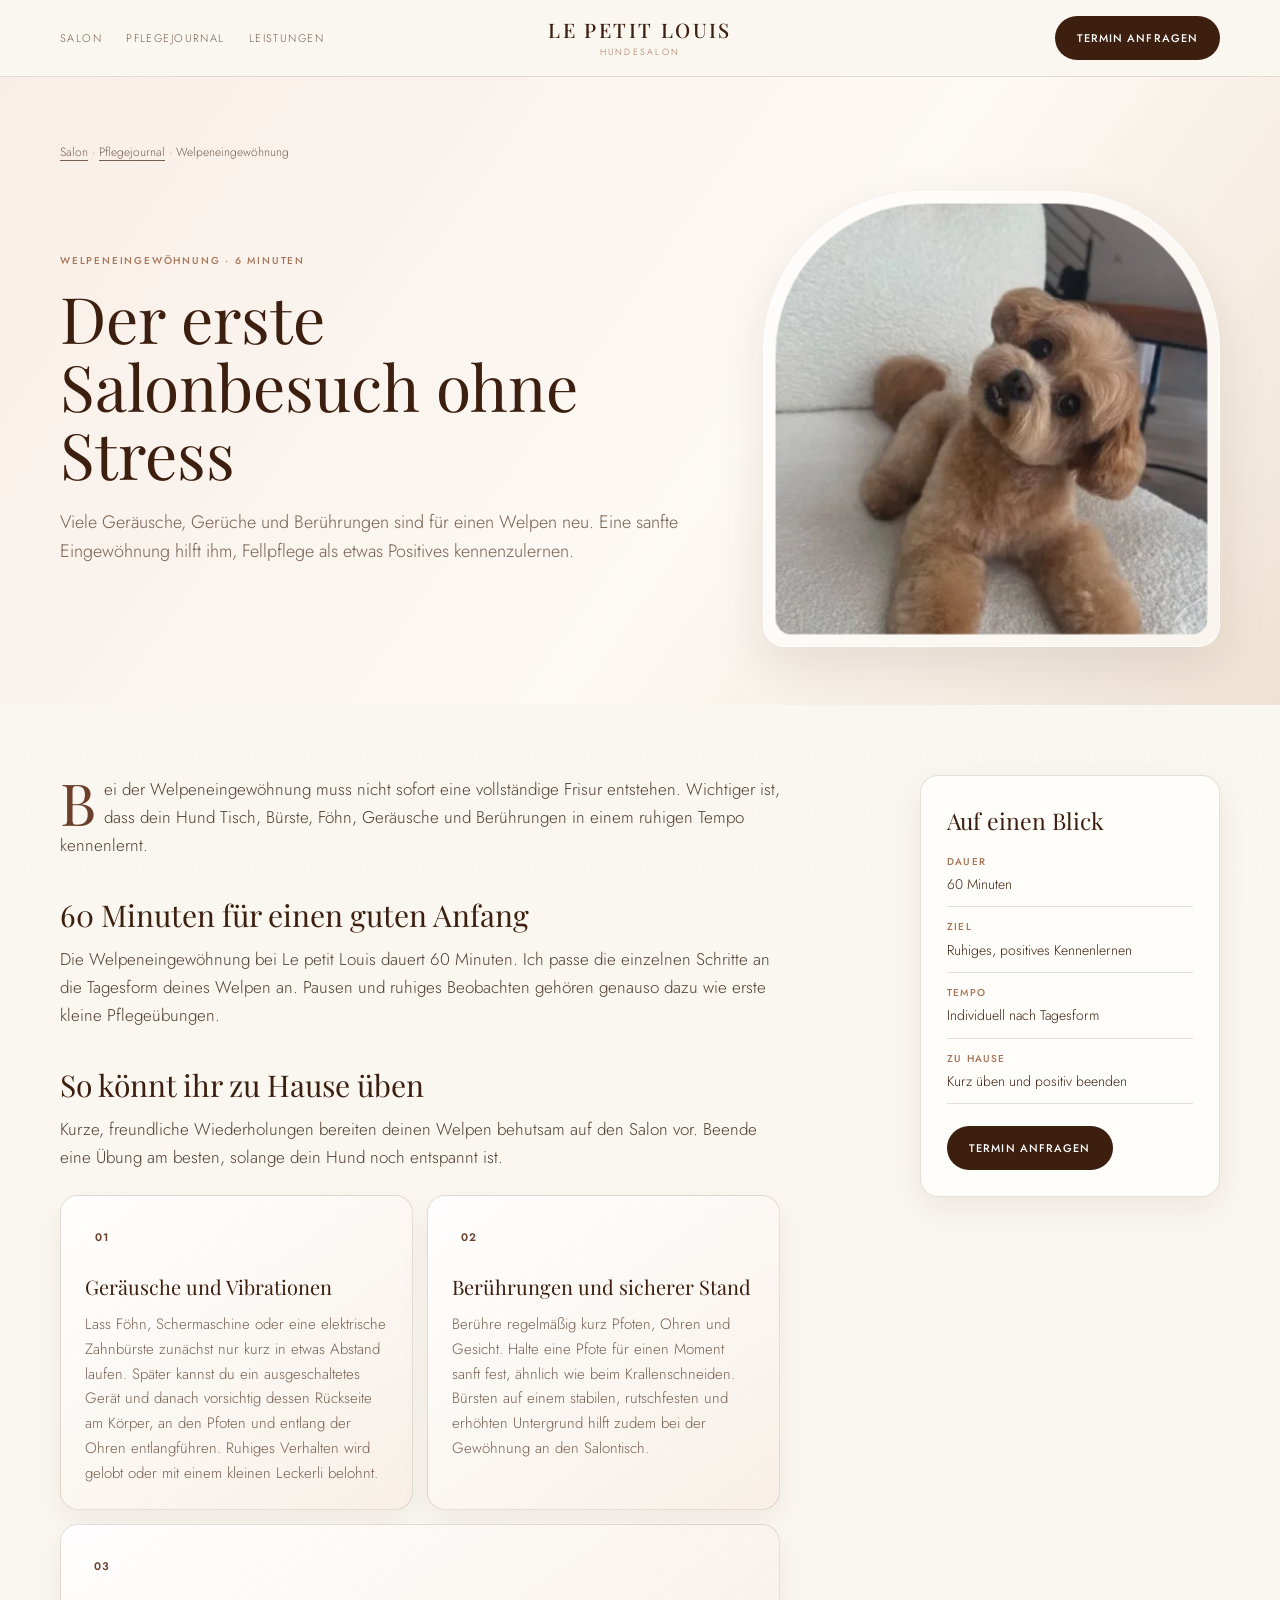
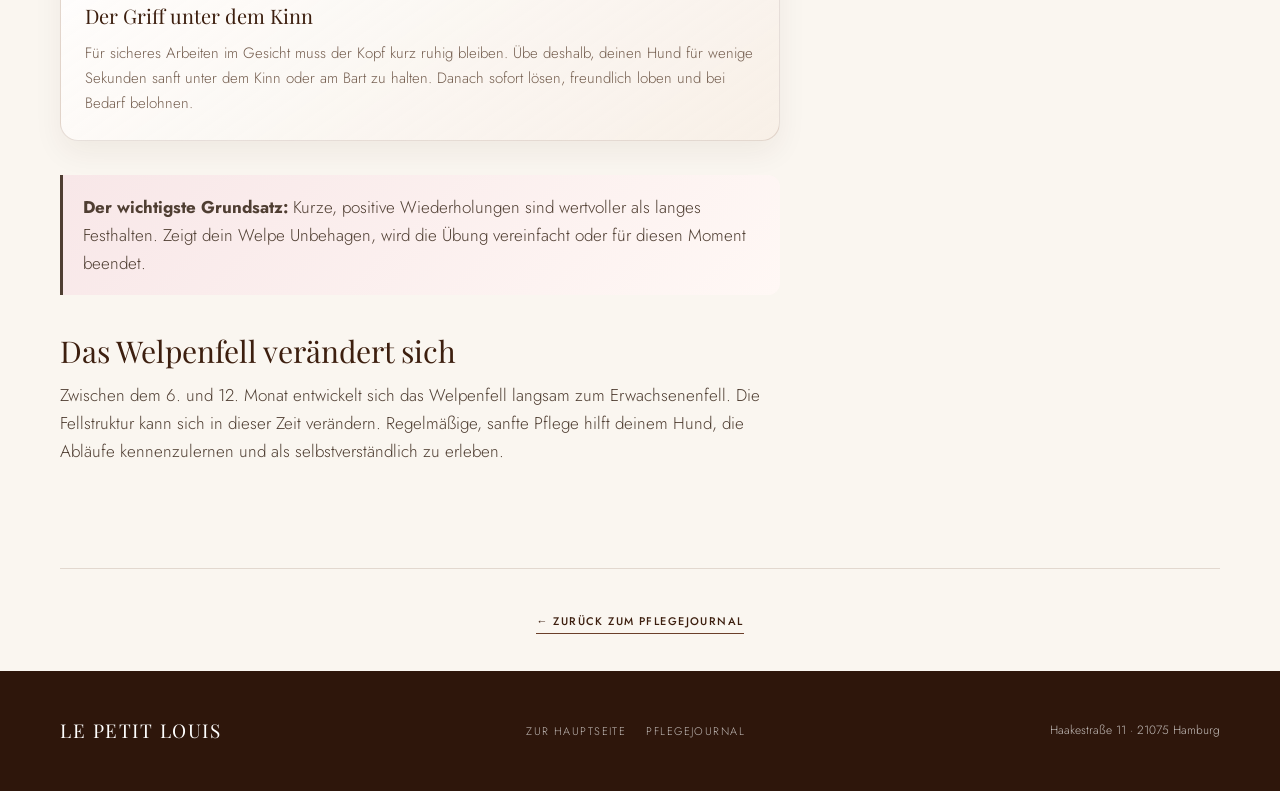
<file: pflegejournal/welpeneingewoehnung/index.html>
<!doctype html>
<html lang="de">
<head>
  <meta charset="utf-8">
  <meta name="viewport" content="width=device-width,initial-scale=1,viewport-fit=cover">
  <title>Welpeneingewöhnung im Hundesalon | Le petit Louis</title>
  <meta name="description" content="60 Minuten sanfte Welpeneingewöhnung: Geräusche, Berührungen, Tisch, Bürste, Föhn und den sicheren Griff am Kinn positiv kennenlernen.">
  <meta name="robots" content="index,follow">
  <link rel="canonical" href="https://www.lepetitlouis.com/pflegejournal/welpeneingewoehnung/">
  <meta property="og:type" content="article">
  <meta property="og:title" content="Der erste Salonbesuch ohne Stress">
  <meta property="og:description" content="Wie Welpen Geräusche, Berührungen und erste Pflegeschritte in ihrem eigenen Tempo kennenlernen.">
  <link rel="preconnect" href="https://fonts.googleapis.com">
  <link rel="preconnect" href="https://fonts.gstatic.com" crossorigin>
  <link href="https://fonts.googleapis.com/css2?family=Jost:wght@300;400;500;600&family=Playfair+Display:ital,wght@0,400;0,500;1,400&display=swap" rel="stylesheet">
  <link rel="stylesheet" href="../assets/css/pflegejournal.css">
  <script type="application/ld+json">{"@context":"https://schema.org","@type":"BlogPosting","headline":"Der erste Salonbesuch ohne Stress","description":"60 Minuten sanfte Welpeneingewöhnung und kleine Übungen für Geräusche, Berührungen und den sicheren Griff am Kinn.","inLanguage":"de-DE","mainEntityOfPage":"https://www.lepetitlouis.com/pflegejournal/welpeneingewoehnung/","author":{"@type":"Person","name":"Anni Mausolf"},"publisher":{"@type":"Organization","name":"Le petit Louis"},"image":"https://www.lepetitlouis.com/pflegejournal/assets/images/welpe-960.webp"}</script>
</head>
<body>
  <a class="skip-link" href="#artikelinhalt">Direkt zum Artikel</a>
  <header class="topbar">
    <nav class="nav shell" aria-label="Hauptnavigation">
      <div class="navlinks"><a href="https://www.lepetitlouis.com/">Salon</a><a href="../index.html">Pflegejournal</a><a href="https://www.lepetitlouis.com/#services">Leistungen</a></div>
      <a class="brand" href="https://www.lepetitlouis.com/" aria-label="Zur Hauptseite"><strong>LE PETIT LOUIS</strong><span>Hundesalon</span></a>
      <div class="nav-action"><a class="pill-button" href="https://www.lepetitlouis.com/#booking">Termin anfragen</a></div>
    </nav>
  </header>
  <main id="artikelinhalt">
    <header class="article-hero">
      <div class="shell">
        <nav class="breadcrumbs" aria-label="Brotkrümelnavigation"><a href="https://www.lepetitlouis.com/">Salon</a> · <a href="../index.html">Pflegejournal</a> · Welpeneingewöhnung</nav>
        <div class="article-hero-grid">
          <div>
            <div class="eyebrow">Welpeneingewöhnung · 6 Minuten</div>
            <h1>Der erste Salonbesuch ohne Stress</h1>
            <p class="article-lead">Viele Geräusche, Gerüche und Berührungen sind für einen Welpen neu. Eine sanfte Eingewöhnung hilft ihm, Fellpflege als etwas Positives kennenzulernen.</p>
          </div>
          <picture class="article-cover">
            <source media="(max-width:620px)" srcset="../assets/images/welpe-480.webp">
            <img src="../assets/images/welpe-960.webp" width="750" height="1000" alt="Junger kleiner Hund entspannt nach seiner Welpeneingewöhnung bei Le petit Louis">
          </picture>
        </div>
      </div>
    </header>
    <div class="article-layout shell">
      <article class="article-content">
        <p>Bei der Welpeneingewöhnung muss nicht sofort eine vollständige Frisur entstehen. Wichtiger ist, dass dein Hund Tisch, Bürste, Föhn, Geräusche und Berührungen in einem ruhigen Tempo kennenlernt.</p>
        <h2>60 Minuten für einen guten Anfang</h2>
        <p>Die Welpeneingewöhnung bei Le petit Louis dauert 60 Minuten. Ich passe die einzelnen Schritte an die Tagesform deines Welpen an. Pausen und ruhiges Beobachten gehören genauso dazu wie erste kleine Pflegeübungen.</p>
        <h2>So könnt ihr zu Hause üben</h2>
        <p>Kurze, freundliche Wiederholungen bereiten deinen Welpen behutsam auf den Salon vor. Beende eine Übung am besten, solange dein Hund noch entspannt ist.</p>
        <div class="reason-grid puppy-practice-grid">
          <section class="reason-item">
            <span aria-hidden="true">01</span>
            <h3>Geräusche und Vibrationen</h3>
            <p>Lass Föhn, Schermaschine oder eine elektrische Zahnbürste zunächst nur kurz in etwas Abstand laufen. Später kannst du ein ausgeschaltetes Gerät und danach vorsichtig dessen Rückseite am Körper, an den Pfoten und entlang der Ohren entlangführen. Ruhiges Verhalten wird gelobt oder mit einem kleinen Leckerli belohnt.</p>
          </section>
          <section class="reason-item">
            <span aria-hidden="true">02</span>
            <h3>Berührungen und sicherer Stand</h3>
            <p>Berühre regelmäßig kurz Pfoten, Ohren und Gesicht. Halte eine Pfote für einen Moment sanft fest, ähnlich wie beim Krallenschneiden. Bürsten auf einem stabilen, rutschfesten und erhöhten Untergrund hilft zudem bei der Gewöhnung an den Salontisch.</p>
          </section>
          <section class="reason-item">
            <span aria-hidden="true">03</span>
            <h3>Der Griff unter dem Kinn</h3>
            <p>Für sicheres Arbeiten im Gesicht muss der Kopf kurz ruhig bleiben. Übe deshalb, deinen Hund für wenige Sekunden sanft unter dem Kinn oder am Bart zu halten. Danach sofort lösen, freundlich loben und bei Bedarf belohnen.</p>
          </section>
        </div>
        <div class="note note-important"><strong>Der wichtigste Grundsatz:</strong> Kurze, positive Wiederholungen sind wertvoller als langes Festhalten. Zeigt dein Welpe Unbehagen, wird die Übung vereinfacht oder für diesen Moment beendet.</div>
        <h2>Das Welpenfell verändert sich</h2>
        <p>Zwischen dem 6. und 12. Monat entwickelt sich das Welpenfell langsam zum Erwachsenenfell. Die Fellstruktur kann sich in dieser Zeit verändern. Regelmäßige, sanfte Pflege hilft deinem Hund, die Abläufe kennenzulernen und als selbstverständlich zu erleben.</p>
      </article>
      <aside class="fact-box">
        <h2>Auf einen Blick</h2>
        <dl class="fact-list"><div><dt>Dauer</dt><dd>60 Minuten</dd></div><div><dt>Ziel</dt><dd>Ruhiges, positives Kennenlernen</dd></div><div><dt>Tempo</dt><dd>Individuell nach Tagesform</dd></div><div><dt>Zu Hause</dt><dd>Kurz üben und positiv beenden</dd></div></dl>
        <a class="pill-button" href="https://www.lepetitlouis.com/#booking">Termin anfragen</a>
      </aside>
    </div>
    <section class="back-journal shell"><a class="text-link" href="../index.html">← Zurück zum Pflegejournal</a></section>
  </main>
  <footer><div class="footer-grid shell"><div class="footer-brand">LE PETIT LOUIS</div><div class="footer-links"><a href="https://www.lepetitlouis.com/">Zur Hauptseite</a><a href="../index.html">Pflegejournal</a></div><div class="footer-copy">Haakestraße 11 · 21075 Hamburg</div></div></footer>
  <script src="../assets/js/pflegejournal.js" defer></script>
</body>
</html>
</file>
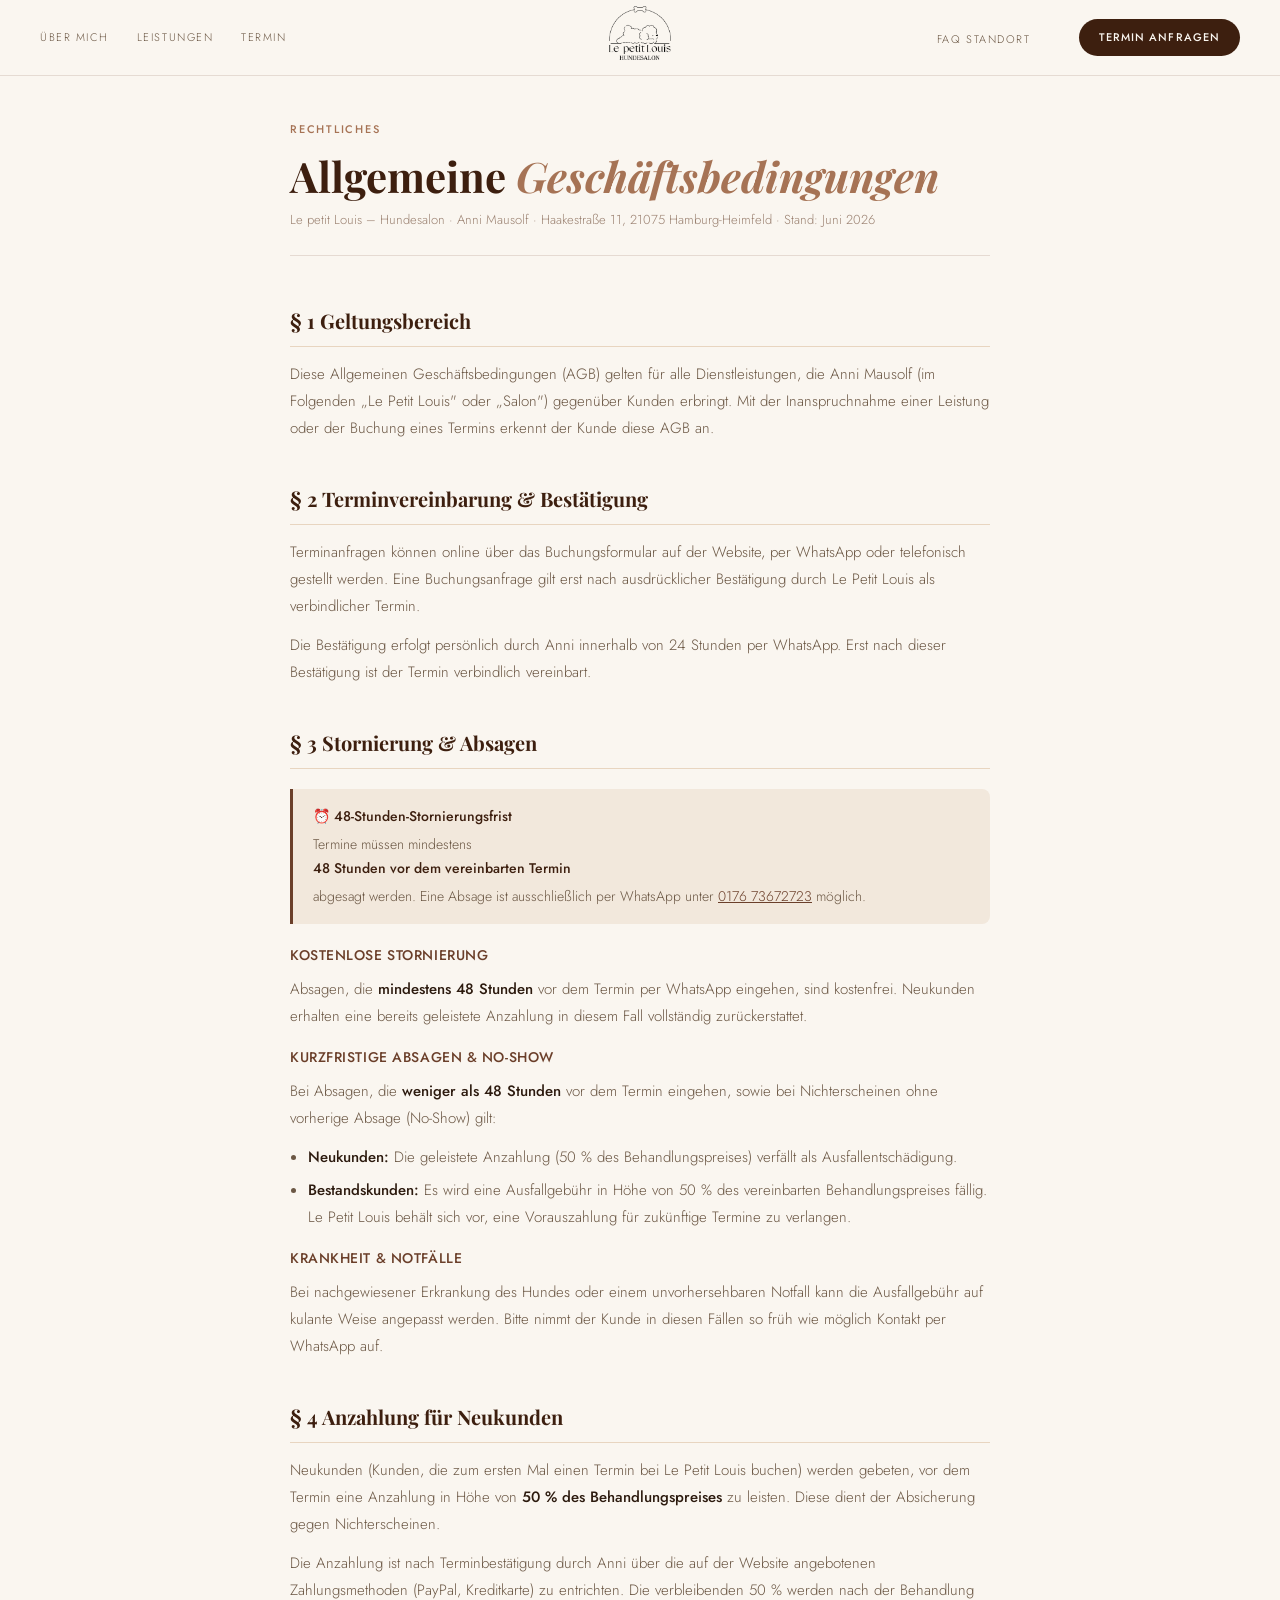
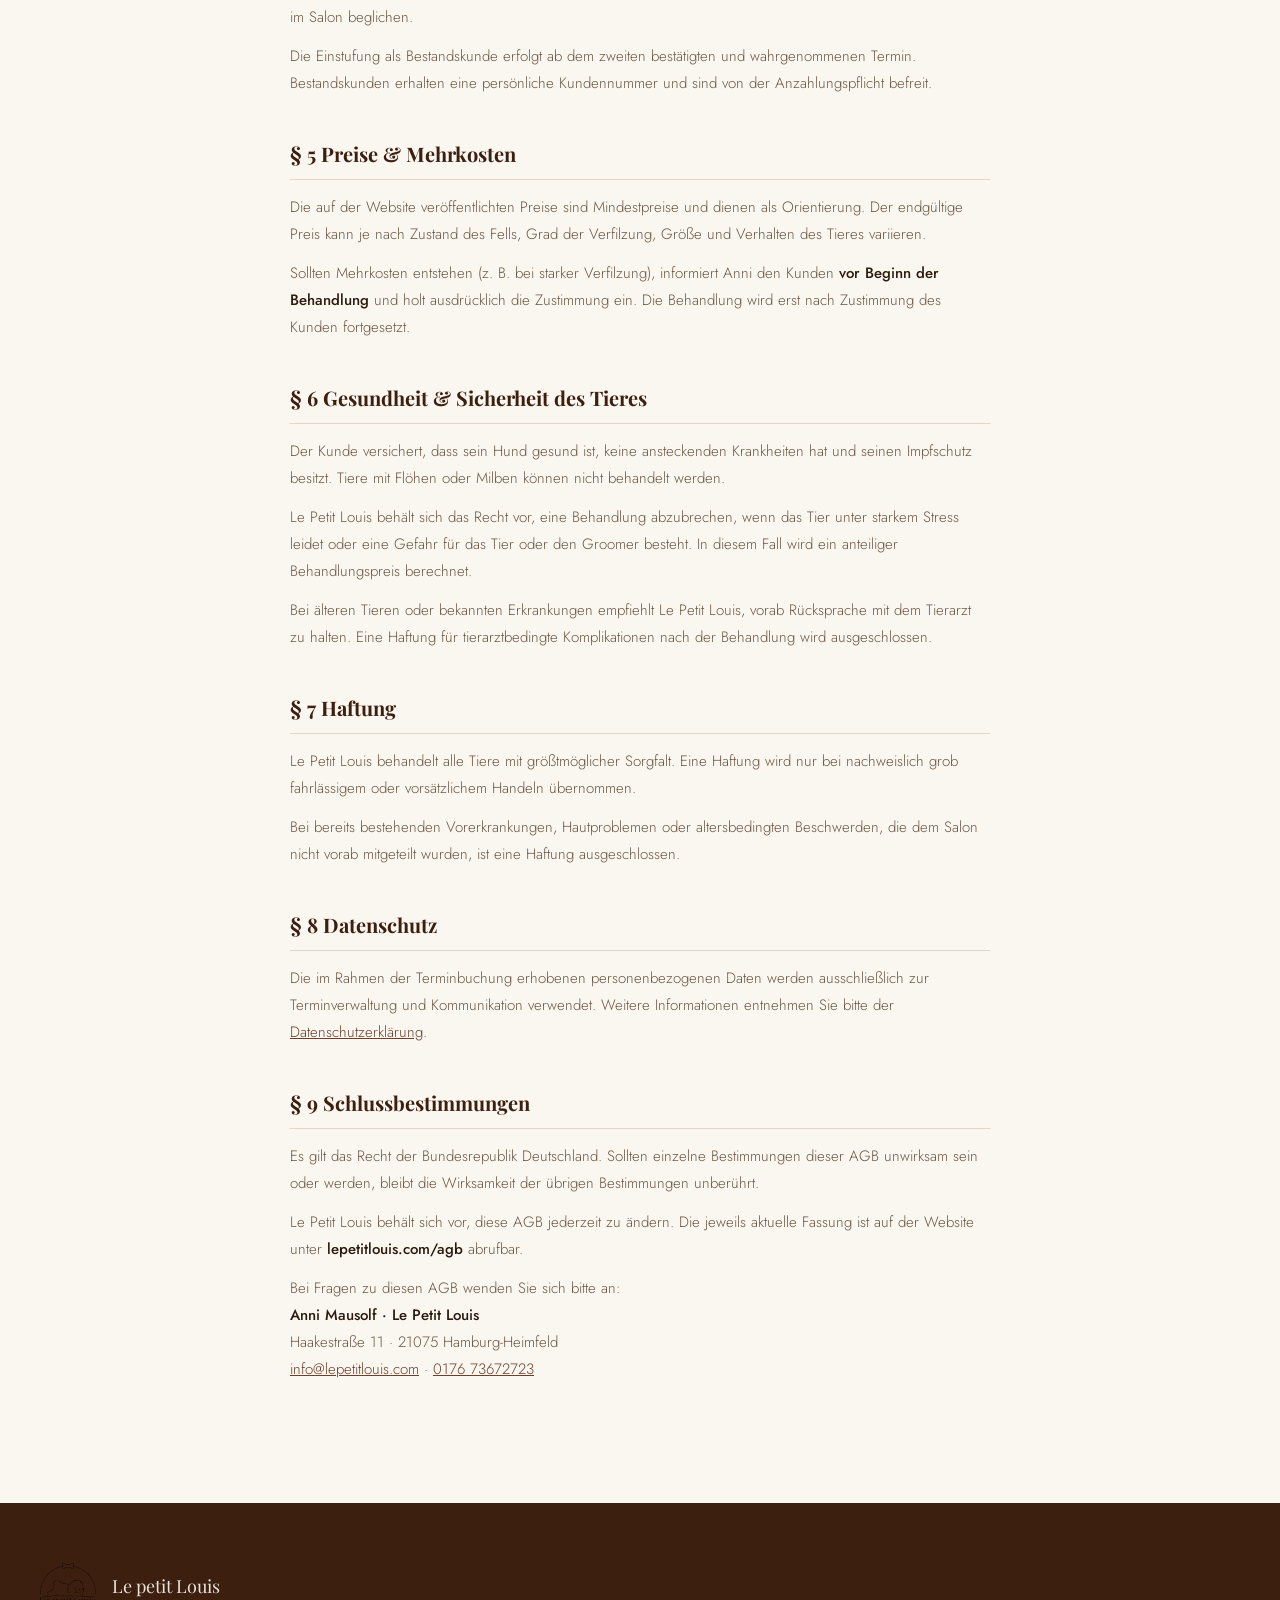
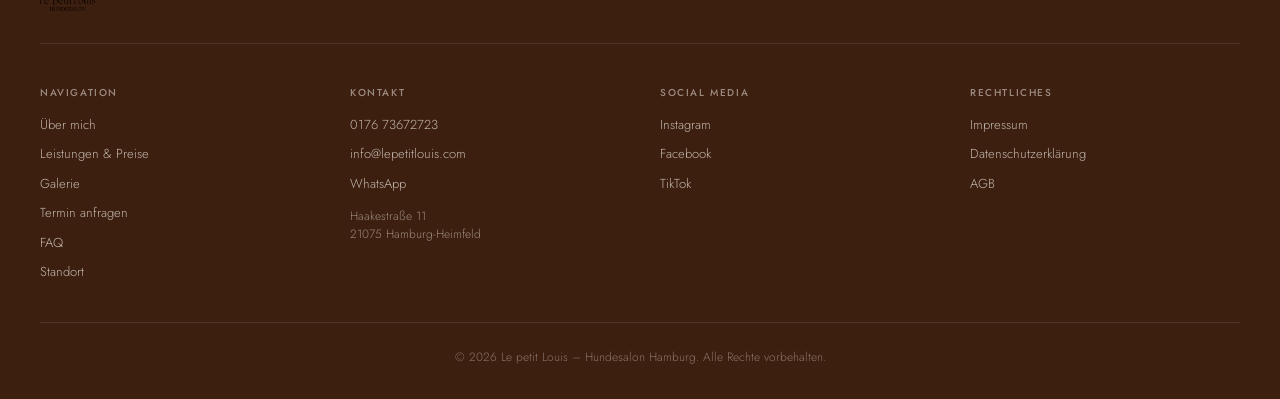
<file: agb.html>
<!DOCTYPE html>
<html lang="de">
<head>
<meta charset="UTF-8">
<meta name="viewport" content="width=device-width,initial-scale=1.0,maximum-scale=1.0">
<title>AGB – Le Petit Louis Hundesalon Hamburg</title>
<meta name="description" content="Allgemeine Geschäftsbedingungen von Le Petit Louis – Hundesalon in Hamburg-Heimfeld.">
<link href="https://fonts.googleapis.com/css2?family=Playfair+Display:ital,wght@0,400;1,400&family=Jost:wght@300;400;500&display=swap" rel="stylesheet">
<style>
*,*::before,*::after{box-sizing:border-box;margin:0;padding:0}
:root{--cream:#FAF6F0;--warm:#FDF9F4;--brown:#6B3F2A;--brown-dark:#3D1F0F;--brown-light:#8B5A3C;--mocha:#A67355;--beige:#E8D5C0;--beige-light:#F2E8DC;--text:#2C1A0E;--text-mid:#6B5744;--text-light:#9A8070;--border:rgba(107,63,42,0.15);--green:#1a7a4a;--serif:'Playfair Display',Georgia,serif;--sans:'Jost',sans-serif;}
html{scroll-behavior:smooth}
body{font-family:var(--sans);background:var(--cream);color:var(--text);font-weight:300;line-height:1.7;overflow-x:hidden}

/* NAV */
nav{position:fixed;top:0;left:0;right:0;z-index:100;background:rgba(250,246,240,0.97);backdrop-filter:blur(10px);border-bottom:1px solid var(--border);height:76px;display:grid;grid-template-columns:1fr auto 1fr;align-items:center;padding:0 40px}
.nav-left,.nav-right{display:flex;align-items:center;gap:28px}
.nav-right{justify-content:flex-end}
.nav-links a{font-size:11px;letter-spacing:0.14em;text-transform:uppercase;color:var(--text-mid);text-decoration:none;transition:color 0.2s}
.nav-links a:hover{color:var(--brown)}
.nav-logo img{height:54px;width:auto}
.nav-cta{background:#3D1F0F;color:#FAF6F0;font-family:var(--sans);font-size:11px;font-weight:500;letter-spacing:0.1em;text-transform:uppercase;padding:9px 20px;border-radius:30px;border:none;cursor:pointer;text-decoration:none;white-space:nowrap}
.nav-hamburger{display:none;background:none;border:none;cursor:pointer;flex-direction:column;gap:5px;padding:4px}
.nav-hamburger span{display:block;width:22px;height:1.5px;background:var(--brown)}
.mobile-menu{display:none;position:fixed;top:76px;left:0;right:0;z-index:99;background:var(--cream);border-bottom:1px solid var(--border);padding:20px 24px;flex-direction:column;gap:0;box-shadow:0 8px 24px rgba(107,63,42,0.08)}
.mobile-menu.open{display:flex}
.mobile-menu a{font-size:14px;letter-spacing:0.06em;text-transform:uppercase;color:var(--text-mid);text-decoration:none;padding:12px 0;border-bottom:1px solid var(--border)}
.mobile-menu .mob-cta{background:var(--brown);color:#fff;text-align:center;padding:13px;border-radius:6px;margin-top:12px;font-size:13px;font-weight:500;border-bottom:none}

/* PAGE */
.page-wrap{max-width:780px;margin:0 auto;padding:120px 40px 80px}
.page-label{font-size:11px;letter-spacing:0.16em;text-transform:uppercase;color:var(--mocha);font-weight:500;margin-bottom:12px}
.page-title{font-family:var(--serif);font-size:clamp(28px,4vw,42px);color:var(--brown-dark);line-height:1.2;margin-bottom:8px}
.page-title em{font-style:italic;color:var(--mocha)}
.page-meta{font-size:13px;color:var(--text-light);margin-bottom:48px;padding-bottom:24px;border-bottom:1px solid var(--border)}

/* CONTENT */
.agb-section{margin-bottom:40px}
.agb-section h2{font-family:var(--serif);font-size:20px;color:var(--brown-dark);margin-bottom:14px;padding-bottom:8px;border-bottom:1px solid var(--beige)}
.agb-section h3{font-size:14px;font-weight:500;color:var(--brown);margin:16px 0 8px;letter-spacing:0.04em;text-transform:uppercase}
.agb-section p{font-size:15px;color:var(--text-mid);line-height:1.8;margin-bottom:12px}
.agb-section ul{margin:8px 0 14px 18px;color:var(--text-mid);font-size:15px;line-height:1.8}
.agb-section ul li{margin-bottom:6px}
.agb-section strong{color:var(--text);font-weight:500}

.highlight-box{background:var(--beige-light);border-left:3px solid var(--brown);border-radius:0 8px 8px 0;padding:16px 20px;margin:20px 0;font-size:14px;color:var(--text-mid);line-height:1.7}
.highlight-box strong{color:var(--brown-dark);display:block;margin-bottom:4px}

/* FOOTER */
footer{background:var(--brown-dark);color:rgba(250,246,240,0.8);padding:60px 40px 32px}
.footer-inner{max-width:1200px;margin:0 auto}
.footer-brand{display:flex;align-items:center;gap:16px;margin-bottom:40px;padding-bottom:32px;border-bottom:1px solid rgba(255,255,255,0.1)}
.footer-brand img{height:48px;width:auto;opacity:0.9}
.footer-brand-text{font-family:var(--serif);font-size:18px;color:rgba(250,246,240,0.9)}
.footer-grid{display:grid;grid-template-columns:repeat(4,1fr);gap:40px;margin-bottom:40px}
.footer-col{display:flex;flex-direction:column;gap:10px}
.footer-col-title{font-size:10px;letter-spacing:0.16em;text-transform:uppercase;color:rgba(250,246,240,0.5);margin-bottom:4px;font-weight:500}
.footer-col a,.footer-col span{font-size:13px;color:rgba(250,246,240,0.7);text-decoration:none;transition:color 0.2s;line-height:1.5}
.footer-col a:hover{color:rgba(250,246,240,1)}
.footer-bottom{border-top:1px solid rgba(255,255,255,0.1);padding-top:24px;font-size:12px;color:rgba(250,246,240,0.4);text-align:center}

@media(max-width:768px){
  nav{padding:0 20px;grid-template-columns:auto 1fr auto}
  .nav-links{display:none}
  .nav-hamburger{display:flex}
  .page-wrap{padding:100px 24px 60px}
  .footer-grid{grid-template-columns:1fr 1fr;gap:28px}
}
@media(max-width:480px){
  .footer-grid{grid-template-columns:1fr}
}
</style>
</head>
<body id="top">

<nav id="mainNav">
  <div class="nav-left nav-links">
    <a href="index.html#about">Über mich</a>
    <a href="index.html#services">Leistungen</a>
    <a href="index.html#booking">Termin</a>
  </div>
  <div class="nav-logo">
    <a href="index.html#top">
      <img src="[data-uri]" alt="Le Petit Louis Logo">
    </a>
  </div>
  <div class="nav-right">
    <div class="nav-links" style="gap:24px;margin-right:20px">
      <a href="fragen-und-antworten.html">FAQ</a>
      <a href="index.html#standort">Standort</a>
    </div>
    <a href="index.html#booking" class="nav-cta">Termin anfragen</a>
    <button class="nav-hamburger" id="hamburger" onclick="document.getElementById('mobileMenu').classList.toggle('open')"><span></span><span></span><span></span></button>
  </div>
</nav>

<div class="mobile-menu" id="mobileMenu">
  <a href="index.html#about" onclick="this.closest('.mobile-menu').classList.remove('open')">Über mich</a>
  <a href="index.html#services" onclick="this.closest('.mobile-menu').classList.remove('open')">Leistungen & Preise</a>
  <a href="index.html#gallery" onclick="this.closest('.mobile-menu').classList.remove('open')">Galerie</a>
  <a href="index.html#booking" onclick="this.closest('.mobile-menu').classList.remove('open')">Termin anfragen</a>
  <a href="fragen-und-antworten.html" onclick="this.closest('.mobile-menu').classList.remove('open')">FAQ</a>
  <a href="index.html#booking" class="mob-cta" onclick="this.closest('.mobile-menu').classList.remove('open')">✨ Jetzt Termin anfragen</a>
</div>

<div class="page-wrap">
  <p class="page-label">Rechtliches</p>
  <h1 class="page-title">Allgemeine <em>Geschäftsbedingungen</em></h1>
  <p class="page-meta">Le petit Louis – Hundesalon · Anni Mausolf · Haakestraße 11, 21075 Hamburg-Heimfeld · Stand: Juni 2026</p>

  <div class="agb-section">
    <h2>§ 1 Geltungsbereich</h2>
    <p>Diese Allgemeinen Geschäftsbedingungen (AGB) gelten für alle Dienstleistungen, die Anni Mausolf (im Folgenden „Le Petit Louis" oder „Salon") gegenüber Kunden erbringt. Mit der Inanspruchnahme einer Leistung oder der Buchung eines Termins erkennt der Kunde diese AGB an.</p>
  </div>

  <div class="agb-section">
    <h2>§ 2 Terminvereinbarung & Bestätigung</h2>
    <p>Terminanfragen können online über das Buchungsformular auf der Website, per WhatsApp oder telefonisch gestellt werden. Eine Buchungsanfrage gilt erst nach ausdrücklicher Bestätigung durch Le Petit Louis als verbindlicher Termin.</p>
    <p>Die Bestätigung erfolgt persönlich durch Anni innerhalb von 24 Stunden per WhatsApp. Erst nach dieser Bestätigung ist der Termin verbindlich vereinbart.</p>
  </div>

  <div class="agb-section">
    <h2>§ 3 Stornierung & Absagen</h2>

    <div class="highlight-box">
      <strong>⏰ 48-Stunden-Stornierungsfrist</strong>
      Termine müssen mindestens <strong>48 Stunden vor dem vereinbarten Termin</strong> abgesagt werden. Eine Absage ist ausschließlich per WhatsApp unter <a href="https://wa.me/4917673672723" style="color:var(--brown)">0176 73672723</a> möglich.
    </div>

    <h3>Kostenlose Stornierung</h3>
    <p>Absagen, die <strong>mindestens 48 Stunden</strong> vor dem Termin per WhatsApp eingehen, sind kostenfrei. Neukunden erhalten eine bereits geleistete Anzahlung in diesem Fall vollständig zurückerstattet.</p>

    <h3>Kurzfristige Absagen & No-Show</h3>
    <p>Bei Absagen, die <strong>weniger als 48 Stunden</strong> vor dem Termin eingehen, sowie bei Nichterscheinen ohne vorherige Absage (No-Show) gilt:</p>
    <ul>
      <li><strong>Neukunden:</strong> Die geleistete Anzahlung (50 % des Behandlungspreises) verfällt als Ausfallentschädigung.</li>
      <li><strong>Bestandskunden:</strong> Es wird eine Ausfallgebühr in Höhe von 50 % des vereinbarten Behandlungspreises fällig. Le Petit Louis behält sich vor, eine Vorauszahlung für zukünftige Termine zu verlangen.</li>
    </ul>

    <h3>Krankheit & Notfälle</h3>
    <p>Bei nachgewiesener Erkrankung des Hundes oder einem unvorhersehbaren Notfall kann die Ausfallgebühr auf kulante Weise angepasst werden. Bitte nimmt der Kunde in diesen Fällen so früh wie möglich Kontakt per WhatsApp auf.</p>
  </div>

  <div class="agb-section">
    <h2>§ 4 Anzahlung für Neukunden</h2>
    <p>Neukunden (Kunden, die zum ersten Mal einen Termin bei Le Petit Louis buchen) werden gebeten, vor dem Termin eine Anzahlung in Höhe von <strong>50 % des Behandlungspreises</strong> zu leisten. Diese dient der Absicherung gegen Nichterscheinen.</p>
    <p>Die Anzahlung ist nach Terminbestätigung durch Anni über die auf der Website angebotenen Zahlungsmethoden (PayPal, Kreditkarte) zu entrichten. Die verbleibenden 50 % werden nach der Behandlung im Salon beglichen.</p>
    <p>Die Einstufung als Bestandskunde erfolgt ab dem zweiten bestätigten und wahrgenommenen Termin. Bestandskunden erhalten eine persönliche Kundennummer und sind von der Anzahlungspflicht befreit.</p>
  </div>

  <div class="agb-section">
    <h2>§ 5 Preise & Mehrkosten</h2>
    <p>Die auf der Website veröffentlichten Preise sind Mindestpreise und dienen als Orientierung. Der endgültige Preis kann je nach Zustand des Fells, Grad der Verfilzung, Größe und Verhalten des Tieres variieren.</p>
    <p>Sollten Mehrkosten entstehen (z. B. bei starker Verfilzung), informiert Anni den Kunden <strong>vor Beginn der Behandlung</strong> und holt ausdrücklich die Zustimmung ein. Die Behandlung wird erst nach Zustimmung des Kunden fortgesetzt.</p>
  </div>

  <div class="agb-section">
    <h2>§ 6 Gesundheit & Sicherheit des Tieres</h2>
    <p>Der Kunde versichert, dass sein Hund gesund ist, keine ansteckenden Krankheiten hat und seinen Impfschutz besitzt. Tiere mit Flöhen oder Milben können nicht behandelt werden.</p>
    <p>Le Petit Louis behält sich das Recht vor, eine Behandlung abzubrechen, wenn das Tier unter starkem Stress leidet oder eine Gefahr für das Tier oder den Groomer besteht. In diesem Fall wird ein anteiliger Behandlungspreis berechnet.</p>
    <p>Bei älteren Tieren oder bekannten Erkrankungen empfiehlt Le Petit Louis, vorab Rücksprache mit dem Tierarzt zu halten. Eine Haftung für tierarztbedingte Komplikationen nach der Behandlung wird ausgeschlossen.</p>
  </div>

  <div class="agb-section">
    <h2>§ 7 Haftung</h2>
    <p>Le Petit Louis behandelt alle Tiere mit größtmöglicher Sorgfalt. Eine Haftung wird nur bei nachweislich grob fahrlässigem oder vorsätzlichem Handeln übernommen.</p>
    <p>Bei bereits bestehenden Vorerkrankungen, Hautproblemen oder altersbedingten Beschwerden, die dem Salon nicht vorab mitgeteilt wurden, ist eine Haftung ausgeschlossen.</p>
  </div>

  <div class="agb-section">
    <h2>§ 8 Datenschutz</h2>
    <p>Die im Rahmen der Terminbuchung erhobenen personenbezogenen Daten werden ausschließlich zur Terminverwaltung und Kommunikation verwendet. Weitere Informationen entnehmen Sie bitte der <a href="datenschutz.html" style="color:var(--brown)">Datenschutzerklärung</a>.</p>
  </div>

  <div class="agb-section">
    <h2>§ 9 Schlussbestimmungen</h2>
    <p>Es gilt das Recht der Bundesrepublik Deutschland. Sollten einzelne Bestimmungen dieser AGB unwirksam sein oder werden, bleibt die Wirksamkeit der übrigen Bestimmungen unberührt.</p>
    <p>Le Petit Louis behält sich vor, diese AGB jederzeit zu ändern. Die jeweils aktuelle Fassung ist auf der Website unter <strong>lepetitlouis.com/agb</strong> abrufbar.</p>
    <p>Bei Fragen zu diesen AGB wenden Sie sich bitte an:<br>
    <strong>Anni Mausolf · Le Petit Louis</strong><br>
    Haakestraße 11 · 21075 Hamburg-Heimfeld<br>
    <a href="mailto:info@lepetitlouis.com" style="color:var(--brown)">info@lepetitlouis.com</a> · <a href="tel:+4917673672723" style="color:var(--brown)">0176 73672723</a></p>
  </div>
</div>

<footer>
  <div class="footer-inner">
    <div class="footer-brand">
      <img src="[data-uri]" alt="Le Petit Louis Logo">
      <span class="footer-brand-text">Le petit Louis</span>
    </div>
    <div class="footer-grid">
      <div class="footer-col">
        <div class="footer-col-title">Navigation</div>
        <a href="index.html#about">Über mich</a>
        <a href="index.html#services">Leistungen & Preise</a>
        <a href="index.html#gallery">Galerie</a>
        <a href="index.html#booking">Termin anfragen</a>
        <a href="fragen-und-antworten.html">FAQ</a>
        <a href="index.html#standort">Standort</a>
      </div>
      <div class="footer-col">
        <div class="footer-col-title">Kontakt</div>
        <a href="tel:+4917673672723">0176 73672723</a>
        <a href="mailto:info@lepetitlouis.com">info@lepetitlouis.com</a>
        <a href="https://wa.me/4917673672723" target="_blank">WhatsApp</a>
        <span style="margin-top:4px;font-size:12px;opacity:.7">Haakestraße 11<br>21075 Hamburg-Heimfeld</span>
      </div>
      <div class="footer-col">
        <div class="footer-col-title">Social Media</div>
        <a href="https://www.instagram.com/anni_the_groomer/" target="_blank" rel="noopener">Instagram</a>
        <a href="https://www.facebook.com/lepetitlouishundesalon" target="_blank" rel="noopener">Facebook</a>
        <a href="https://www.tiktok.com/@anni_the_groomer" target="_blank" rel="noopener">TikTok</a>
      </div>
      <div class="footer-col">
        <div class="footer-col-title">Rechtliches</div>
        <a href="impressum.html">Impressum</a>
        <a href="datenschutz.html">Datenschutzerklärung</a>
        <a href="agb.html">AGB</a>
      </div>
    </div>
    <div class="footer-bottom">© 2026 Le petit Louis – Hundesalon Hamburg. Alle Rechte vorbehalten.</div>
  </div>
</footer>

</body>
</html>
</file>
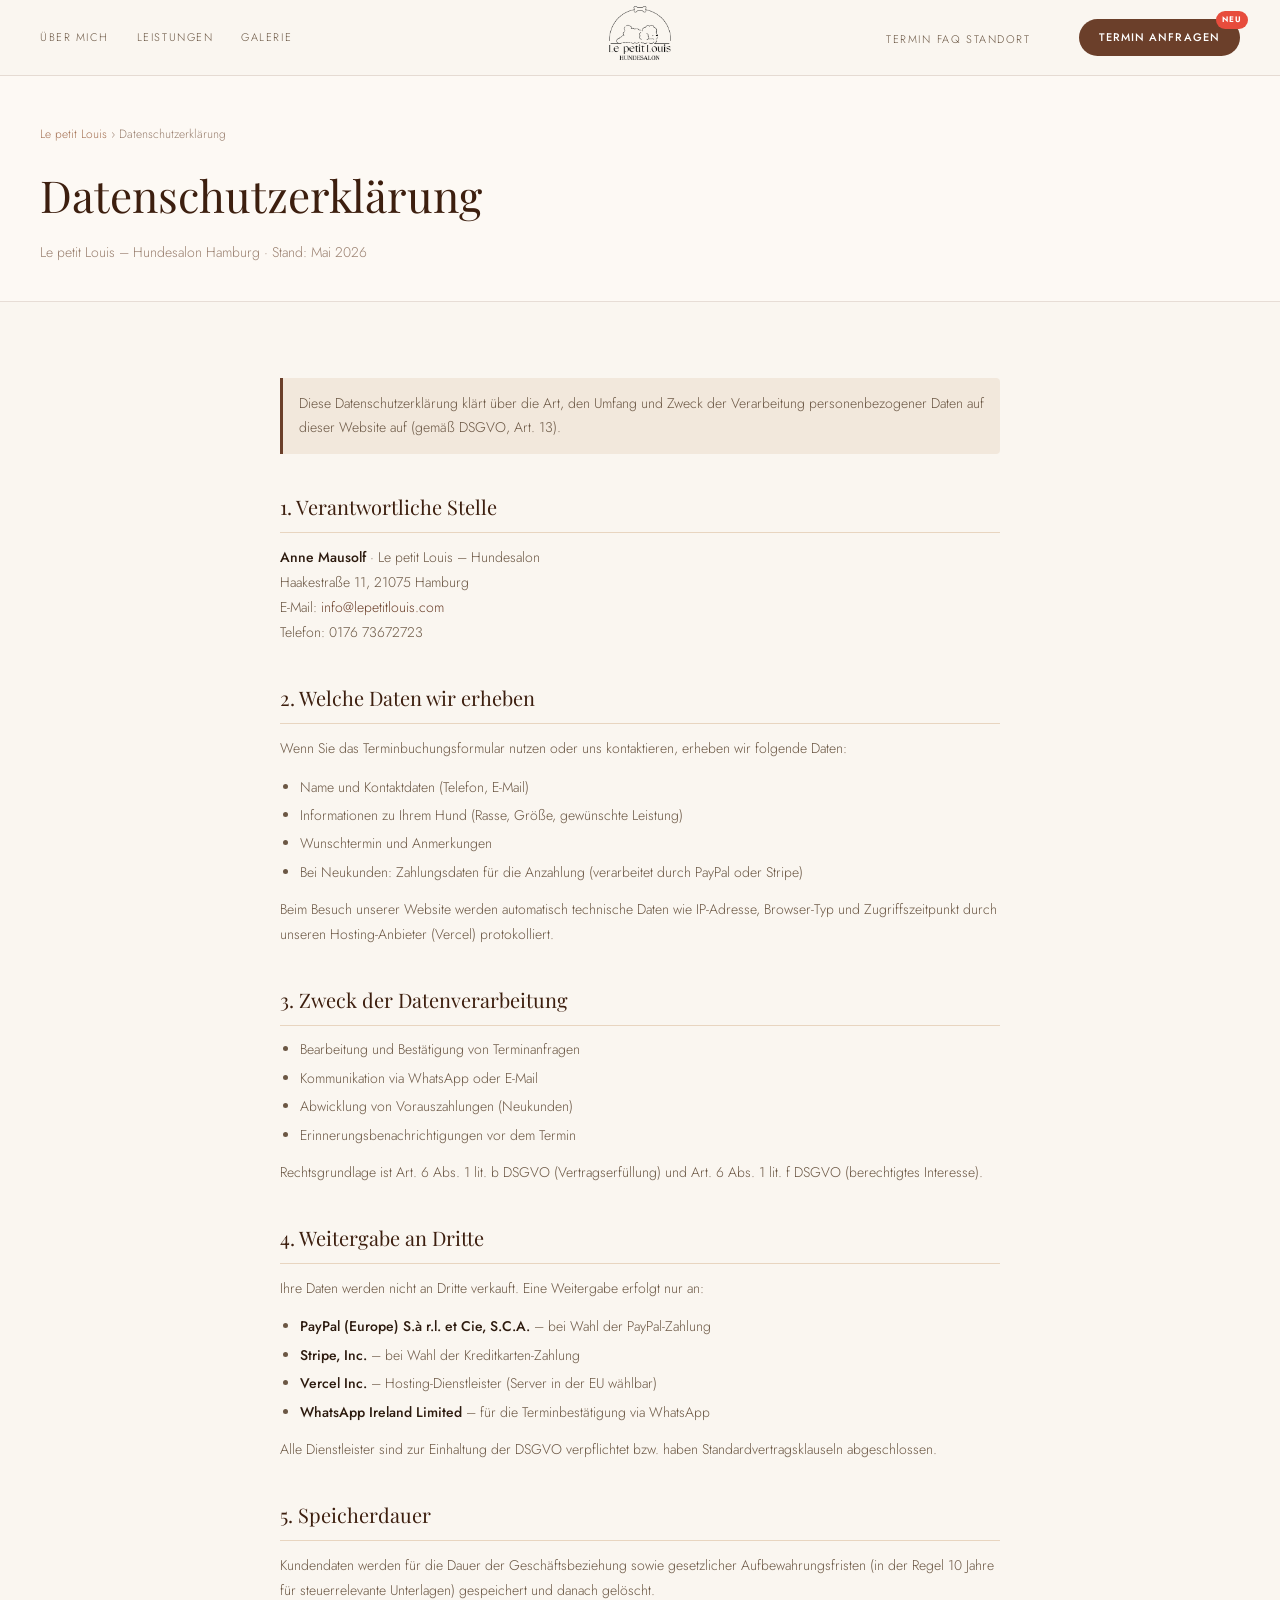
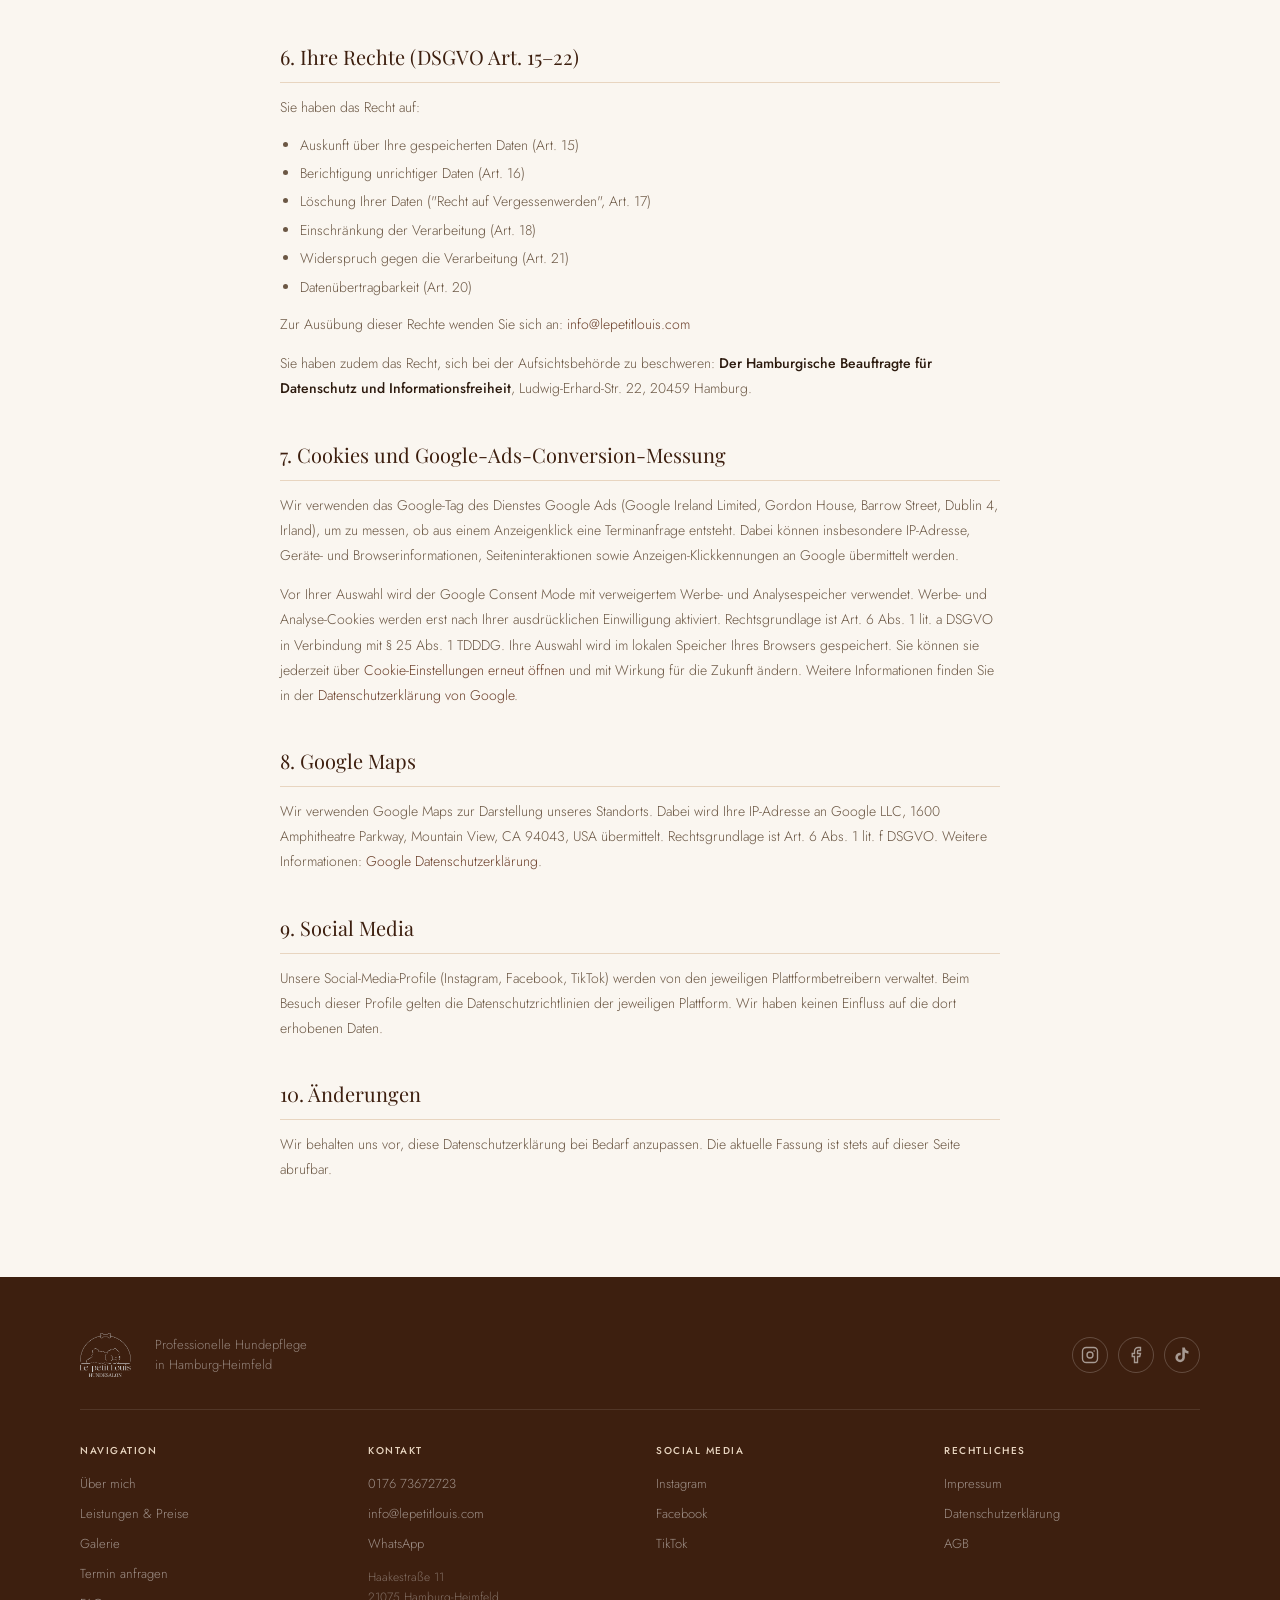
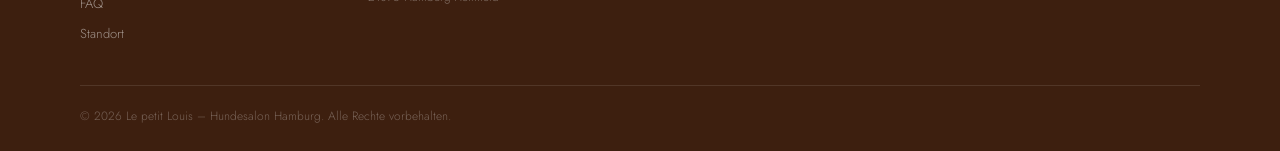
<file: datenschutz.html>
<!DOCTYPE html>
<html lang="de">
<head>
<meta charset="UTF-8">
<meta name="viewport" content="width=device-width,initial-scale=1.0">
<title>Datenschutzerklärung | Le Petit Louis Hundesalon Hamburg</title>
<meta name="description" content="Datenschutzerklärung des Le Petit Louis Hundesalon Hamburg gemäß DSGVO">
<link href="https://fonts.googleapis.com/css2?family=Playfair+Display:ital,wght@0,400;1,400&family=Jost:wght@300;400;500&display=swap" rel="stylesheet">
<style>
*,*::before,*::after{box-sizing:border-box;margin:0;padding:0}
:root{--cream:#FAF6F0;--warm:#FDF9F4;--brown:#6B3F2A;--brown-dark:#3D1F0F;--mocha:#A67355;--beige:#E8D5C0;--beige-light:#F2E8DC;--text:#2C1A0E;--text-mid:#6B5744;--text-light:#9A8070;--border:rgba(107,63,42,0.15);--serif:'Playfair Display',Georgia,serif;--sans:'Jost',sans-serif;}
html{scroll-behavior:smooth}
body{font-family:var(--sans);background:var(--cream);color:var(--text);font-weight:300;line-height:1.7;overflow-x:hidden}
nav{position:fixed;top:0;left:0;right:0;z-index:100;background:rgba(250,246,240,0.97);backdrop-filter:blur(10px);border-bottom:1px solid var(--border);height:76px;display:grid;grid-template-columns:1fr auto 1fr;align-items:center;padding:0 40px;transition:box-shadow 0.3s}
nav.scrolled{box-shadow:0 2px 24px rgba(107,63,42,0.1)}
.nav-left,.nav-right{display:flex;align-items:center;gap:28px}
.nav-right{justify-content:flex-end}
.nav-links a{font-size:11px;letter-spacing:0.14em;text-transform:uppercase;color:var(--text-mid);text-decoration:none;transition:color 0.2s}
.nav-links a:hover{color:var(--brown)}
.nav-logo img{height:54px;width:auto}
.nav-cta{background:var(--brown);color:#fff;font-family:var(--sans);font-size:11px;font-weight:500;letter-spacing:0.1em;text-transform:uppercase;padding:9px 20px;border-radius:30px;border:none;cursor:pointer;text-decoration:none;white-space:nowrap;position:relative}
.new-badge{position:absolute;top:-8px;right:-8px;background:#e74c3c;color:#fff;font-size:8px;font-weight:700;padding:2px 6px;border-radius:10px;text-transform:uppercase;animation:pulse 2s infinite}
@keyframes pulse{0%,100%{transform:scale(1)}50%{transform:scale(1.12)}}
.nav-hamburger{display:none;background:none;border:none;cursor:pointer;flex-direction:column;gap:5px;padding:4px}
.nav-hamburger span{display:block;width:22px;height:1.5px;background:var(--brown)}
.mobile-menu{display:none;position:fixed;top:76px;left:0;right:0;z-index:99;background:var(--cream);border-bottom:1px solid var(--border);padding:20px 24px;flex-direction:column;gap:0;box-shadow:0 8px 24px rgba(107,63,42,0.08)}
.mobile-menu.open{display:flex}
.mobile-menu a{font-size:14px;letter-spacing:0.06em;text-transform:uppercase;color:var(--text-mid);text-decoration:none;padding:12px 0;border-bottom:1px solid var(--border)}
.mobile-menu .mob-cta{background:var(--brown);color:#fff;text-align:center;padding:13px;border-radius:6px;margin-top:12px;font-size:13px;font-weight:500;border-bottom:none}
.page-hero{margin-top:76px;background:var(--warm);border-bottom:1px solid var(--border);padding:48px 40px 36px}
.breadcrumb{font-size:12px;color:var(--text-light);margin-bottom:14px}
.breadcrumb a{color:var(--mocha);text-decoration:none}
.page-hero h1{font-family:var(--serif);font-size:clamp(26px,4vw,44px);font-weight:400;color:var(--brown-dark);margin-bottom:8px}
.page-hero h1 em{font-style:italic;color:var(--brown)}
.page-hero p{font-size:14px;color:var(--text-light)}
.legal-body{max-width:800px;margin:0 auto;padding:56px 40px 80px}
.legal-body h2{font-family:var(--serif);font-size:20px;font-weight:400;color:var(--brown-dark);margin:36px 0 12px;padding-bottom:8px;border-bottom:1px solid var(--beige)}
.legal-body h2:first-child{margin-top:0}
.legal-body h3{font-size:15px;font-weight:500;color:var(--text);margin:20px 0 8px}
.legal-body p{font-size:14px;color:var(--text-mid);line-height:1.8;margin-bottom:14px;font-weight:300}
.legal-body ul{padding-left:20px;margin-bottom:14px;display:flex;flex-direction:column;gap:6px}
.legal-body ul li{font-size:14px;color:var(--text-mid);line-height:1.6;font-weight:300}
.legal-body strong{color:var(--text);font-weight:500}
.legal-body a{color:var(--brown);text-decoration:none}
.legal-body a:hover{text-decoration:underline}
.legal-highlight{background:var(--beige-light);border-left:3px solid var(--brown);border-radius:0 4px 4px 0;padding:14px 16px;margin:20px 0;font-size:14px;color:var(--text-mid)}
footer{background:var(--brown-dark);padding:56px 0 0}
.footer-inner{max-width:1200px;margin:0 auto;padding:0 40px}
.footer-brand{display:flex;align-items:center;gap:24px;padding-bottom:32px;border-bottom:1px solid rgba(255,255,255,0.1);margin-bottom:32px;flex-wrap:wrap}
.footer-logo{height:44px;width:auto;filter:invert(1) brightness(0.8)}
.footer-tagline{font-size:13px;color:rgba(255,255,255,0.45);line-height:1.5;font-weight:300}
.social-links{display:flex;gap:10px;margin-left:auto}
.social-links a{width:36px;height:36px;border-radius:50%;border:1px solid rgba(255,255,255,0.2);display:flex;align-items:center;justify-content:center;color:rgba(255,255,255,0.55);transition:border-color 0.2s,color 0.2s;text-decoration:none}
.social-links a:hover{border-color:var(--beige);color:var(--beige)}
.footer-grid{display:grid;grid-template-columns:repeat(4,1fr);gap:32px;margin-bottom:40px}
.footer-col{display:flex;flex-direction:column;gap:8px}
.footer-col-title{font-size:10px;letter-spacing:0.15em;text-transform:uppercase;color:var(--beige);margin-bottom:6px;font-weight:500}
.footer-col a,.footer-col span{font-size:13px;color:rgba(255,255,255,0.5);text-decoration:none;transition:color 0.2s}
.footer-col a:hover{color:rgba(255,255,255,0.9)}
.footer-bottom{border-top:1px solid rgba(255,255,255,0.1);padding:20px 0 24px;font-size:12px;color:rgba(255,255,255,0.3)}
@media(max-width:768px){
  nav{padding:0 16px;grid-template-columns:auto 1fr auto;height:64px}
  .nav-left{display:none}
  .nav-right .nav-links,.nav-right .nav-cta{display:none}
  .nav-hamburger{display:flex}
  .nav-logo img{height:40px}
  .page-hero{margin-top:64px;padding:36px 20px 28px}
  .legal-body{padding:40px 20px 60px}
  .footer-inner{padding:0 20px}
  .footer-brand{gap:16px}
  .social-links{margin-left:0}
  .footer-grid{grid-template-columns:1fr 1fr;gap:24px}
}
@media(max-width:480px){.footer-grid{grid-template-columns:1fr}}
</style>
</head>
<body>
<nav id="navbar">
  <div class="nav-left nav-links">
    <a href="index.html#about">Über mich</a>
    <a href="index.html#services">Leistungen</a>
    <a href="index.html#gallery">Galerie</a>
  </div>
  <a href="index.html" class="nav-logo"><img src="[data-uri]" alt="Le Petit Louis Logo"></a>
  <div class="nav-right">
    <div class="nav-links" style="gap:24px;margin-right:20px">
      <a href="index.html#booking">Termin</a>
      <a href="fragen-und-antworten.html">FAQ</a>
      <a href="index.html#standort">Standort</a>
    </div>
    <a href="index.html#booking" class="nav-cta">Termin anfragen<span class="new-badge">NEU</span></a>
    <button class="nav-hamburger" id="hamburger"><span></span><span></span><span></span></button>
  </div>
</nav>
<div class="mobile-menu" id="mobileMenu">
  <a href="index.html#about" onclick="closeMobile()">Über mich</a>
  <a href="index.html#services" onclick="closeMobile()">Leistungen & Preise</a>
  <a href="index.html#gallery" onclick="closeMobile()">Galerie</a>
  <a href="index.html#booking" onclick="closeMobile()">Termin anfragen</a>
  <a href="fragen-und-antworten.html" onclick="closeMobile()">FAQ</a>
  <a href="index.html#standort" onclick="closeMobile()">Standort</a>
  <a href="index.html#booking" class="mob-cta" onclick="closeMobile()">✨ Jetzt Termin anfragen</a>
</div>
<div class="page-hero">
  <div class="breadcrumb"><a href="index.html">Le petit Louis</a> › Datenschutzerklärung</div>
  <h1>Datenschutzerklärung</h1>
  <p>Le petit Louis – Hundesalon Hamburg · Stand: Mai 2026</p>
</div>
<div class="legal-body">

<div class="legal-highlight">Diese Datenschutzerklärung klärt über die Art, den Umfang und Zweck der Verarbeitung personenbezogener Daten auf dieser Website auf (gemäß DSGVO, Art. 13).</div>

<h2>1. Verantwortliche Stelle</h2>
<p><strong>Anne Mausolf</strong> · Le petit Louis – Hundesalon<br>
Haakestraße 11, 21075 Hamburg<br>
E-Mail: <a href="mailto:info@lepetitlouis.com">info@lepetitlouis.com</a><br>
Telefon: 0176 73672723</p>

<h2>2. Welche Daten wir erheben</h2>
<p>Wenn Sie das Terminbuchungsformular nutzen oder uns kontaktieren, erheben wir folgende Daten:</p>
<ul>
  <li>Name und Kontaktdaten (Telefon, E-Mail)</li>
  <li>Informationen zu Ihrem Hund (Rasse, Größe, gewünschte Leistung)</li>
  <li>Wunschtermin und Anmerkungen</li>
  <li>Bei Neukunden: Zahlungsdaten für die Anzahlung (verarbeitet durch PayPal oder Stripe)</li>
</ul>
<p>Beim Besuch unserer Website werden automatisch technische Daten wie IP-Adresse, Browser-Typ und Zugriffszeitpunkt durch unseren Hosting-Anbieter (Vercel) protokolliert.</p>

<h2>3. Zweck der Datenverarbeitung</h2>
<ul>
  <li>Bearbeitung und Bestätigung von Terminanfragen</li>
  <li>Kommunikation via WhatsApp oder E-Mail</li>
  <li>Abwicklung von Vorauszahlungen (Neukunden)</li>
  <li>Erinnerungsbenachrichtigungen vor dem Termin</li>
</ul>
<p>Rechtsgrundlage ist Art. 6 Abs. 1 lit. b DSGVO (Vertragserfüllung) und Art. 6 Abs. 1 lit. f DSGVO (berechtigtes Interesse).</p>

<h2>4. Weitergabe an Dritte</h2>
<p>Ihre Daten werden nicht an Dritte verkauft. Eine Weitergabe erfolgt nur an:</p>
<ul>
  <li><strong>PayPal (Europe) S.à r.l. et Cie, S.C.A.</strong> – bei Wahl der PayPal-Zahlung</li>
  <li><strong>Stripe, Inc.</strong> – bei Wahl der Kreditkarten-Zahlung</li>
  <li><strong>Vercel Inc.</strong> – Hosting-Dienstleister (Server in der EU wählbar)</li>
  <li><strong>WhatsApp Ireland Limited</strong> – für die Terminbestätigung via WhatsApp</li>
</ul>
<p>Alle Dienstleister sind zur Einhaltung der DSGVO verpflichtet bzw. haben Standardvertragsklauseln abgeschlossen.</p>

<h2>5. Speicherdauer</h2>
<p>Kundendaten werden für die Dauer der Geschäftsbeziehung sowie gesetzlicher Aufbewahrungsfristen (in der Regel 10 Jahre für steuerrelevante Unterlagen) gespeichert und danach gelöscht.</p>

<h2>6. Ihre Rechte (DSGVO Art. 15–22)</h2>
<p>Sie haben das Recht auf:</p>
<ul>
  <li>Auskunft über Ihre gespeicherten Daten (Art. 15)</li>
  <li>Berichtigung unrichtiger Daten (Art. 16)</li>
  <li>Löschung Ihrer Daten ("Recht auf Vergessenwerden", Art. 17)</li>
  <li>Einschränkung der Verarbeitung (Art. 18)</li>
  <li>Widerspruch gegen die Verarbeitung (Art. 21)</li>
  <li>Datenübertragbarkeit (Art. 20)</li>
</ul>
<p>Zur Ausübung dieser Rechte wenden Sie sich an: <a href="mailto:info@lepetitlouis.com">info@lepetitlouis.com</a></p>
<p>Sie haben zudem das Recht, sich bei der Aufsichtsbehörde zu beschweren: <strong>Der Hamburgische Beauftragte für Datenschutz und Informationsfreiheit</strong>, Ludwig-Erhard-Str. 22, 20459 Hamburg.</p>

<h2>7. Cookies und Google-Ads-Conversion-Messung</h2>
<p>Wir verwenden das Google-Tag des Dienstes Google Ads (Google Ireland Limited, Gordon House, Barrow Street, Dublin 4, Irland), um zu messen, ob aus einem Anzeigenklick eine Terminanfrage entsteht. Dabei können insbesondere IP-Adresse, Geräte- und Browserinformationen, Seiteninteraktionen sowie Anzeigen-Klickkennungen an Google übermittelt werden.</p>
<p>Vor Ihrer Auswahl wird der Google Consent Mode mit verweigertem Werbe- und Analysespeicher verwendet. Werbe- und Analyse-Cookies werden erst nach Ihrer ausdrücklichen Einwilligung aktiviert. Rechtsgrundlage ist Art. 6 Abs. 1 lit. a DSGVO in Verbindung mit § 25 Abs. 1 TDDDG. Ihre Auswahl wird im lokalen Speicher Ihres Browsers gespeichert. Sie können sie jederzeit über <a href="index.html?cookie-settings=1">Cookie-Einstellungen erneut öffnen</a> und mit Wirkung für die Zukunft ändern. Weitere Informationen finden Sie in der <a href="https://policies.google.com/privacy" target="_blank" rel="noopener">Datenschutzerklärung von Google</a>.</p>

<h2>8. Google Maps</h2>
<p>Wir verwenden Google Maps zur Darstellung unseres Standorts. Dabei wird Ihre IP-Adresse an Google LLC, 1600 Amphitheatre Parkway, Mountain View, CA 94043, USA übermittelt. Rechtsgrundlage ist Art. 6 Abs. 1 lit. f DSGVO. Weitere Informationen: <a href="https://policies.google.com/privacy" target="_blank" rel="noopener">Google Datenschutzerklärung</a>.</p>

<h2>9. Social Media</h2>
<p>Unsere Social-Media-Profile (Instagram, Facebook, TikTok) werden von den jeweiligen Plattformbetreibern verwaltet. Beim Besuch dieser Profile gelten die Datenschutzrichtlinien der jeweiligen Plattform. Wir haben keinen Einfluss auf die dort erhobenen Daten.</p>

<h2>10. Änderungen</h2>
<p>Wir behalten uns vor, diese Datenschutzerklärung bei Bedarf anzupassen. Die aktuelle Fassung ist stets auf dieser Seite abrufbar.</p>

</div>
<footer>
  <div class="footer-inner">
    <div class="footer-brand">
      <img src="[data-uri]" alt="Le Petit Louis" class="footer-logo">
      <p class="footer-tagline">Professionelle Hundepflege<br>in Hamburg-Heimfeld</p>
      <div class="social-links">
        <a href="https://www.instagram.com/anni_the_groomer/" target="_blank" rel="noopener" title="Instagram">
          <svg width="18" height="18" viewBox="0 0 24 24" fill="none" stroke="currentColor" stroke-width="1.8"><rect x="2" y="2" width="20" height="20" rx="5"/><circle cx="12" cy="12" r="4"/><circle cx="17.5" cy="6.5" r="1" fill="currentColor" stroke="none"/></svg>
        </a>
        <a href="https://www.facebook.com/lepetitlouishundesalon" target="_blank" rel="noopener" title="Facebook">
          <svg width="18" height="18" viewBox="0 0 24 24" fill="none" stroke="currentColor" stroke-width="1.8"><path d="M18 2h-3a5 5 0 0 0-5 5v3H7v4h3v8h4v-8h3l1-4h-4V7a1 1 0 0 1 1-1h3z"/></svg>
        </a>
        <a href="https://www.tiktok.com/@anni_the_groomer" target="_blank" rel="noopener" title="TikTok">
          <svg width="18" height="18" viewBox="0 0 24 24" fill="currentColor" stroke="none"><path d="M19.59 6.69a4.83 4.83 0 0 1-3.77-4.25V2h-3.45v13.67a2.89 2.89 0 0 1-2.88 2.5 2.89 2.89 0 0 1-2.89-2.89 2.89 2.89 0 0 1 2.89-2.89c.28 0 .54.04.79.1V9.01a6.27 6.27 0 0 0-.79-.05 6.34 6.34 0 0 0-6.34 6.34 6.34 6.34 0 0 0 6.34 6.34 6.34 6.34 0 0 0 6.33-6.34V8.69a8.18 8.18 0 0 0 4.78 1.52V6.75a4.85 4.85 0 0 1-1.01-.06z"/></svg>
        </a>
      </div>
    </div>
    <div class="footer-grid">
      <div class="footer-col">
        <div class="footer-col-title">Navigation</div>
        <a href="index.html#about">Über mich</a>
        <a href="index.html#services">Leistungen & Preise</a>
        <a href="index.html#gallery">Galerie</a>
        <a href="index.html#booking">Termin anfragen</a>
        <a href="fragen-und-antworten.html">FAQ</a>
        <a href="index.html#standort">Standort</a>
      </div>
      <div class="footer-col">
        <div class="footer-col-title">Kontakt</div>
        <a href="tel:+4917673672723">0176 73672723</a>
        <a href="mailto:info@lepetitlouis.com">info@lepetitlouis.com</a>
        <a href="https://wa.me/4917673672723" target="_blank">WhatsApp</a>
        <span style="margin-top:4px;font-size:12px;opacity:.7">Haakestraße 11<br>21075 Hamburg-Heimfeld</span>
      </div>
      <div class="footer-col">
        <div class="footer-col-title">Social Media</div>
        <a href="https://www.instagram.com/anni_the_groomer/" target="_blank" rel="noopener">Instagram</a>
        <a href="https://www.facebook.com/lepetitlouishundesalon" target="_blank" rel="noopener">Facebook</a>
        <a href="https://www.tiktok.com/@anni_the_groomer" target="_blank" rel="noopener">TikTok</a>
      </div>
      <div class="footer-col">
        <div class="footer-col-title">Rechtliches</div>
        <a href="impressum.html">Impressum</a>
        <a href="datenschutz.html">Datenschutzerklärung</a>
        <a href="agb.html">AGB</a>
      </div>
    </div>
    <div class="footer-bottom">
      © 2026 Le petit Louis – Hundesalon Hamburg. Alle Rechte vorbehalten.
    </div>
  </div>
</footer>
<script>
const nav = document.getElementById('navbar');
window.addEventListener('scroll', () => nav.classList.toggle('scrolled', scrollY > 20));
document.getElementById('hamburger').addEventListener('click', () => document.getElementById('mobileMenu').classList.toggle('open'));
function closeMobile() { document.getElementById('mobileMenu').classList.remove('open'); }
</script>
</body>
</html>
</file>
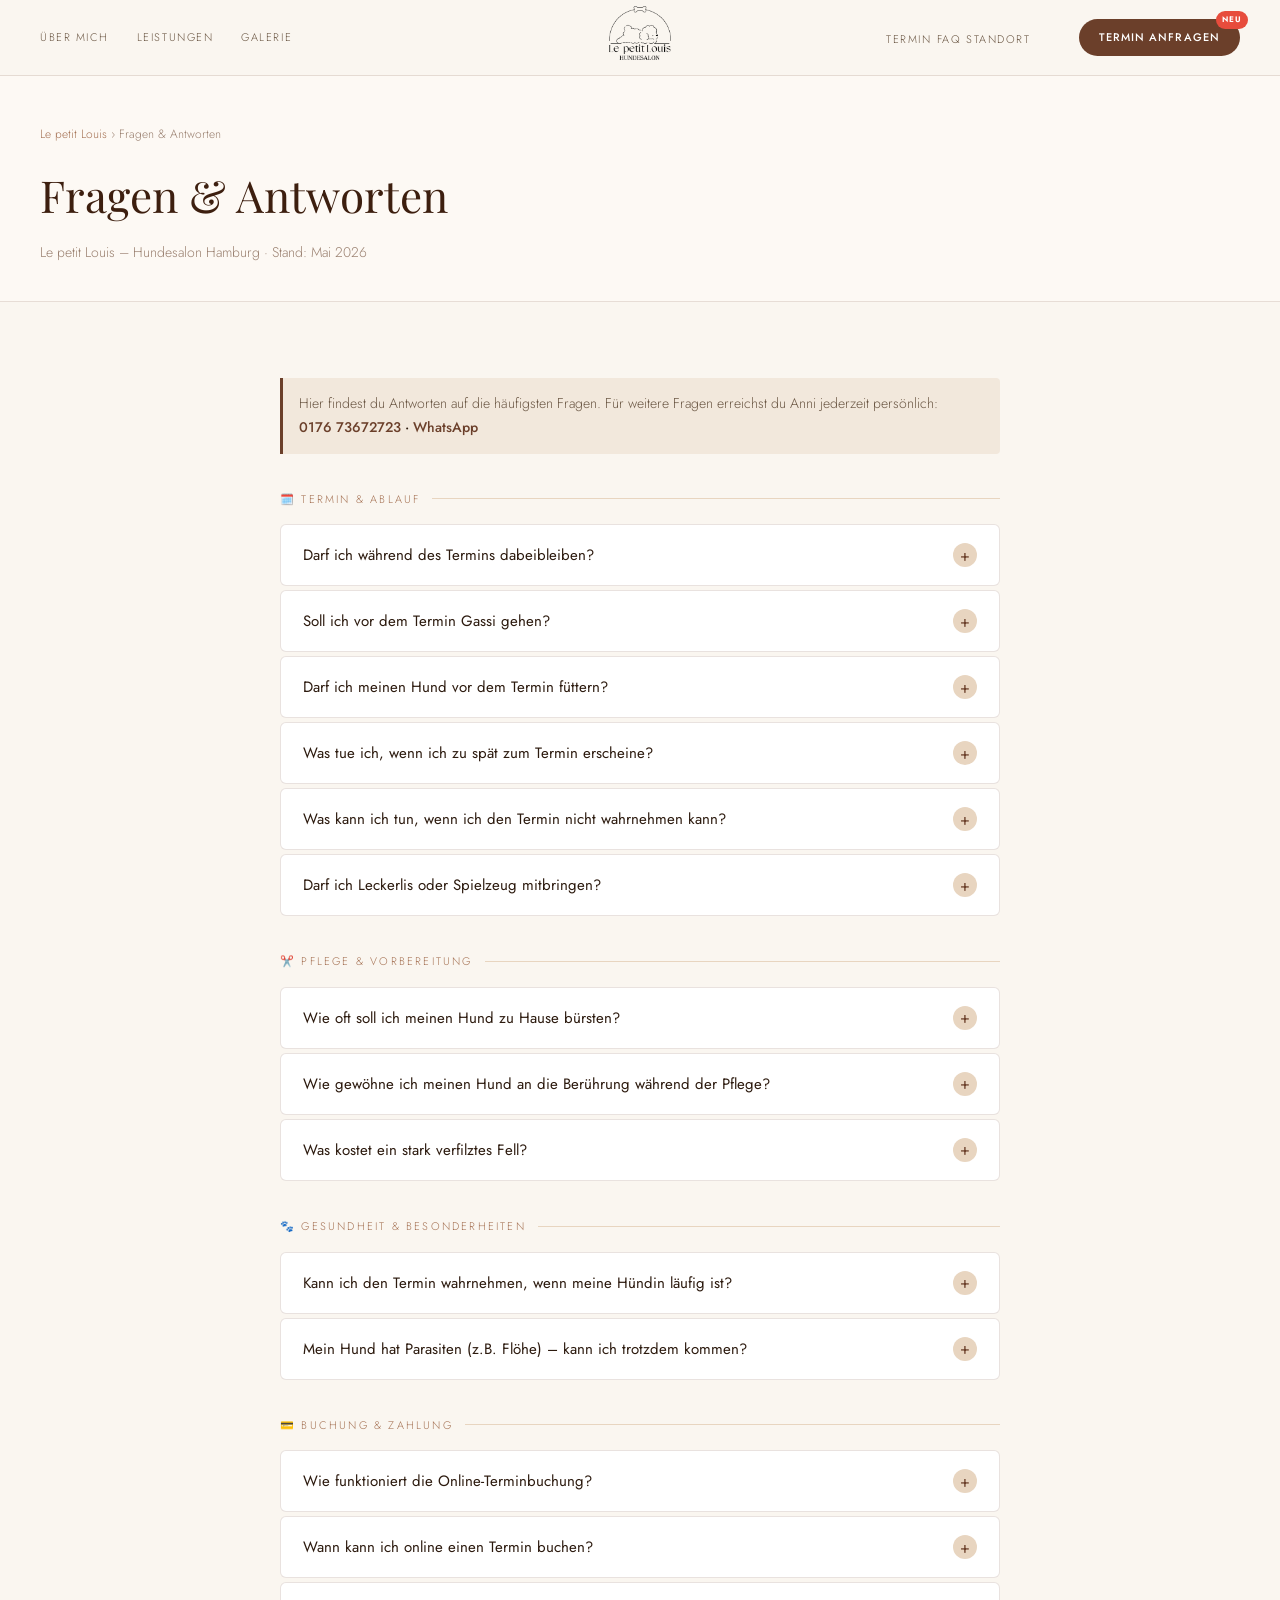
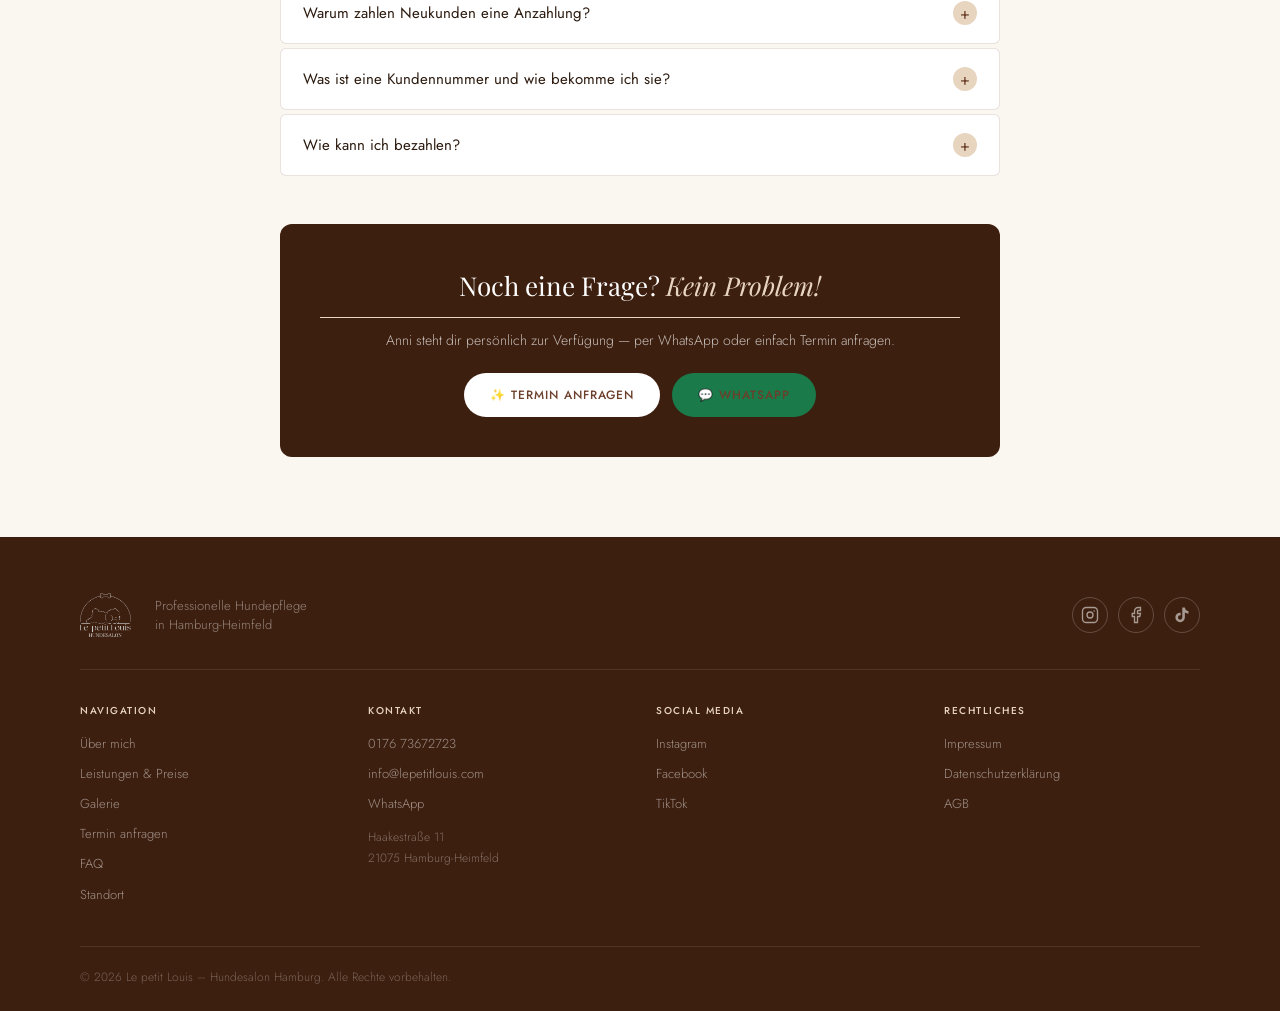
<file: fragen-und-antworten.html>
<!DOCTYPE html>
<html lang="de">
<head>
<meta charset="UTF-8">
<meta name="viewport" content="width=device-width,initial-scale=1.0">
<title>Fragen & Antworten | Le Petit Louis Hundesalon Hamburg</title>
<meta name="description" content="Antworten auf häufige Fragen rund um Le petit Louis – Hundesalon Hamburg. Termine, Pflege, Preise und mehr.">
<link href="https://fonts.googleapis.com/css2?family=Playfair+Display:ital,wght@0,400;1,400&family=Jost:wght@300;400;500&display=swap" rel="stylesheet">
<style>
*,*::before,*::after{box-sizing:border-box;margin:0;padding:0}
:root{--cream:#FAF6F0;--warm:#FDF9F4;--brown:#6B3F2A;--brown-dark:#3D1F0F;--brown-light:#8B5A3C;--mocha:#A67355;--beige:#E8D5C0;--beige-light:#F2E8DC;--text:#2C1A0E;--text-mid:#6B5744;--text-light:#9A8070;--border:rgba(107,63,42,0.15);--serif:'Playfair Display',Georgia,serif;--sans:'Jost',sans-serif;}
html{scroll-behavior:smooth}
body{font-family:var(--sans);background:var(--cream);color:var(--text);font-weight:300;line-height:1.7;overflow-x:hidden}
nav{position:fixed;top:0;left:0;right:0;z-index:100;background:rgba(250,246,240,0.97);backdrop-filter:blur(10px);border-bottom:1px solid var(--border);height:76px;display:grid;grid-template-columns:1fr auto 1fr;align-items:center;padding:0 40px;transition:box-shadow 0.3s}
nav.scrolled{box-shadow:0 2px 24px rgba(107,63,42,0.1)}
.nav-left,.nav-right{display:flex;align-items:center;gap:28px}
.nav-right{justify-content:flex-end}
.nav-links a{font-size:11px;letter-spacing:0.14em;text-transform:uppercase;color:var(--text-mid);text-decoration:none;transition:color 0.2s}
.nav-links a:hover{color:var(--brown)}
.nav-logo img{height:54px;width:auto}
.nav-cta{background:var(--brown);color:#fff;font-family:var(--sans);font-size:11px;font-weight:500;letter-spacing:0.1em;text-transform:uppercase;padding:9px 20px;border-radius:30px;border:none;cursor:pointer;text-decoration:none;white-space:nowrap;position:relative;transition:background 0.2s}
.nav-cta:hover{background:var(--brown-dark)}
.new-badge{position:absolute;top:-8px;right:-8px;background:#e74c3c;color:#fff;font-size:8px;font-weight:700;padding:2px 6px;border-radius:10px;text-transform:uppercase}
.nav-hamburger{display:none;background:none;border:none;cursor:pointer;flex-direction:column;gap:5px;padding:4px}
.nav-hamburger span{display:block;width:22px;height:1.5px;background:var(--brown)}
.mobile-menu{display:none;position:fixed;top:76px;left:0;right:0;z-index:99;background:var(--cream);border-bottom:1px solid var(--border);padding:20px 24px;flex-direction:column;gap:0;box-shadow:0 8px 24px rgba(107,63,42,0.08)}
.mobile-menu.open{display:flex}
.mobile-menu a{font-size:14px;letter-spacing:0.06em;text-transform:uppercase;color:var(--text-mid);text-decoration:none;padding:12px 0;border-bottom:1px solid var(--border)}
.mobile-menu .mob-cta{background:var(--brown);color:#fff;text-align:center;padding:13px;border-radius:6px;margin-top:12px;font-size:13px;font-weight:500;border-bottom:none}
.page-hero{margin-top:76px;background:var(--warm);border-bottom:1px solid var(--border);padding:48px 40px 36px}
.breadcrumb{font-size:12px;color:var(--text-light);margin-bottom:14px}
.breadcrumb a{color:var(--mocha);text-decoration:none}
.page-hero h1{font-family:var(--serif);font-size:clamp(26px,4vw,44px);font-weight:400;color:var(--brown-dark);margin-bottom:8px}
.page-hero h1 em{font-style:italic;color:var(--brown)}
.page-hero p{font-size:14px;color:var(--text-light)}
.page-body{max-width:800px;margin:0 auto;padding:56px 40px 80px}
.page-body h2{font-family:var(--serif);font-size:20px;font-weight:400;color:var(--brown-dark);margin:36px 0 12px;padding-bottom:8px;border-bottom:1px solid var(--beige)}
.page-body h2:first-child{margin-top:0}
.page-body h3{font-size:15px;font-weight:500;color:var(--text);margin:20px 0 8px}
.page-body p{font-size:14px;color:var(--text-mid);line-height:1.8;margin-bottom:14px;font-weight:300}
.page-body ul{padding-left:20px;margin-bottom:14px;display:flex;flex-direction:column;gap:6px}
.page-body ul li{font-size:14px;color:var(--text-mid);line-height:1.6;font-weight:300}
.page-body strong{color:var(--text);font-weight:500}
.page-body a{color:var(--brown);text-decoration:none}
.page-body a:hover{text-decoration:underline}
.highlight{background:var(--beige-light);border-left:3px solid var(--brown);border-radius:0 4px 4px 0;padding:14px 16px;margin:20px 0;font-size:14px;color:var(--text-mid)}
.faq-item{background:#fff;border:1px solid var(--border);border-radius:6px;overflow:hidden;margin-bottom:4px}
.faq-q{width:100%;display:flex;align-items:center;justify-content:space-between;padding:18px 22px;background:none;border:none;cursor:pointer;font-family:var(--sans);font-size:15px;font-weight:400;color:var(--text);text-align:left;gap:16px;transition:background 0.2s}
.faq-q:hover{background:var(--beige-light)}
.faq-icon{flex-shrink:0;width:24px;height:24px;border-radius:50%;background:var(--beige);display:flex;align-items:center;justify-content:center;font-size:16px;color:var(--brown);transition:transform 0.3s,background 0.2s}
.faq-item.open .faq-q{background:var(--beige-light)}
.faq-item.open .faq-icon{transform:rotate(45deg);background:var(--brown);color:#fff}
.faq-a{max-height:0;overflow:hidden;transition:max-height 0.45s ease,padding 0.3s;font-size:14px;color:var(--text-mid);line-height:1.8;font-weight:300;padding:0 22px}
.faq-item.open .faq-a{max-height:500px;padding:4px 22px 20px}
.cat-title{font-size:11px;letter-spacing:0.2em;text-transform:uppercase;color:var(--mocha);margin:36px 0 16px;display:flex;align-items:center;gap:12px}
.cat-title::after{content:'';flex:1;height:1px;background:var(--beige)}
.cta-box{background:var(--brown-dark);border-radius:12px;padding:40px;text-align:center;margin-top:48px}
.cta-box h2{font-family:var(--serif);font-size:26px;color:#fff;margin-bottom:10px}
.cta-box h2 em{font-style:italic;color:var(--beige)}
.cta-box p{color:rgba(255,255,255,0.7);font-size:14px;margin-bottom:20px;font-weight:300}
.cta-btns{display:flex;gap:12px;justify-content:center;flex-wrap:wrap}
.btn-cta-w{background:#fff;color:var(--brown-dark);padding:12px 26px;border-radius:30px;font-family:var(--sans);font-size:12px;font-weight:500;letter-spacing:0.08em;text-transform:uppercase;text-decoration:none}
.btn-cta-wa{background:#1a7a4a;color:#fff;padding:12px 26px;border-radius:30px;font-family:var(--sans);font-size:12px;font-weight:500;letter-spacing:0.08em;text-transform:uppercase;text-decoration:none}
footer{background:var(--brown-dark);padding:56px 0 0}
.footer-inner{max-width:1200px;margin:0 auto;padding:0 40px}
.footer-brand{display:flex;align-items:center;gap:24px;padding-bottom:32px;border-bottom:1px solid rgba(255,255,255,0.1);margin-bottom:32px;flex-wrap:wrap}
.footer-logo{height:44px;width:auto;filter:invert(1) brightness(0.8)}
.footer-tagline{font-size:13px;color:rgba(255,255,255,0.45);line-height:1.5;font-weight:300}
.social-links{display:flex;gap:10px;margin-left:auto}
.social-links a{width:36px;height:36px;border-radius:50%;border:1px solid rgba(255,255,255,0.2);display:flex;align-items:center;justify-content:center;color:rgba(255,255,255,0.55);transition:border-color 0.2s,color 0.2s;text-decoration:none}
.social-links a:hover{border-color:var(--beige);color:var(--beige)}
.footer-grid{display:grid;grid-template-columns:repeat(4,1fr);gap:32px;margin-bottom:40px}
.footer-col{display:flex;flex-direction:column;gap:8px}
.footer-col-title{font-size:10px;letter-spacing:0.15em;text-transform:uppercase;color:var(--beige);margin-bottom:6px;font-weight:500}
.footer-col a,.footer-col span{font-size:13px;color:rgba(255,255,255,0.5);text-decoration:none;transition:color 0.2s}
.footer-col a:hover{color:rgba(255,255,255,0.9)}
.footer-bottom{border-top:1px solid rgba(255,255,255,0.1);padding:20px 0 24px;font-size:12px;color:rgba(255,255,255,0.3)}
@media(max-width:768px){
  nav{padding:0 16px;grid-template-columns:auto 1fr auto;height:64px}
  .nav-left{display:none}
  .nav-right .nav-links,.nav-right .nav-cta{display:none}
  .nav-hamburger{display:flex}
  .nav-logo img{height:40px}
  .page-hero{margin-top:64px;padding:36px 20px 28px}
  .page-body{padding:40px 20px 60px}
  .footer-inner{padding:0 20px}
  .footer-brand{gap:16px}
  .social-links{margin-left:0}
  .footer-grid{grid-template-columns:1fr 1fr;gap:24px}
  .cta-box{padding:28px 20px}
  .cta-btns{flex-direction:column}
}
@media(max-width:480px){.footer-grid{grid-template-columns:1fr}}
</style>
</head>
<body>
<nav id="navbar">
  <div class="nav-left nav-links">
    <a href="index.html#about">Über mich</a>
    <a href="index.html#services">Leistungen</a>
    <a href="index.html#gallery">Galerie</a>
  </div>
  <a href="index.html" class="nav-logo"><img src="[data-uri]" alt="Le Petit Louis Logo"></a>
  <div class="nav-right">
    <div class="nav-links" style="gap:24px;margin-right:20px">
      <a href="index.html#booking">Termin</a>
      <a href="fragen-und-antworten.html">FAQ</a>
      <a href="index.html#standort">Standort</a>
    </div>
    <a href="index.html#booking" class="nav-cta">Termin anfragen<span class="new-badge">NEU</span></a>
    <button class="nav-hamburger" id="hamburger"><span></span><span></span><span></span></button>
  </div>
</nav>
<div class="mobile-menu" id="mobileMenu">
  <a href="index.html#about" onclick="closeMobile()">Über mich</a>
  <a href="index.html#services" onclick="closeMobile()">Leistungen & Preise</a>
  <a href="index.html#gallery" onclick="closeMobile()">Galerie</a>
  <a href="index.html#booking" onclick="closeMobile()">Termin anfragen</a>
  <a href="fragen-und-antworten.html" onclick="closeMobile()">FAQ</a>
  <a href="index.html#standort" onclick="closeMobile()">Standort</a>
  <a href="index.html#booking" class="mob-cta" onclick="closeMobile()">✨ Jetzt Termin anfragen</a>
</div>
<div class="page-hero">
  <div class="breadcrumb"><a href="index.html">Le petit Louis</a> › Fragen & Antworten</div>
  <h1>Fragen & Antworten</h1>
  <p>Le petit Louis – Hundesalon Hamburg · Stand: Mai 2026</p>
</div>
<div class="page-body">

<div class="highlight">
  Hier findest du Antworten auf die häufigsten Fragen. Für weitere Fragen erreichst du Anni jederzeit persönlich:<br>
  <strong><a href="tel:017673672723">0176 73672723</a> · <a href="https://wa.me/4917673672723">WhatsApp</a></strong>
</div>

<div class="cat-title">🗓️ Termin & Ablauf</div>

<div class="faq-item">
  <button class="faq-q" onclick="toggleFaq(this)"><span>Darf ich während des Termins dabeibleiben?</span><span class="faq-icon">+</span></button>
  <div class="faq-a">Um eine vertrauensvolle Beziehung zu deinem Vierbeiner aufzubauen, hat meine Erfahrung gezeigt, dass die Pflege in der Regel <strong>ohne die Anwesenheit der Bezugsperson entspannter verläuft</strong>. Hunde orientieren sich stark an ihren Menschen – ein kurzer, liebevoller und möglichst undramatischer Abschied hilft dabei, den Übergang ruhig zu gestalten.<br><br>In meinem Salon schaffe ich eine sichere, ruhige Atmosphäre, in der dein Hund Zeit hat, sich an mich, die Umgebung und die einzelnen Pflegeschritte zu gewöhnen.<br><br>In Ausnahmefällen – etwa bei sehr kräftigen oder besonders unsicheren Hunden – kann es sinnvoll sein, dass die Bezugsperson unterstützend anwesend bleibt. Dies wird individuell und im Vorfeld gemeinsam besprochen.</div>
</div>

<div class="faq-item">
  <button class="faq-q" onclick="toggleFaq(this)"><span>Soll ich vor dem Termin Gassi gehen?</span><span class="faq-icon">+</span></button>
  <div class="faq-a">Ja, unbedingt! Ein entspannter Spaziergang vor dem Salonbesuch sorgt für Auslastung und gibt deinem Hund die Möglichkeit, sich zu lösen. So kann er den Termin <strong>ruhiger und entspannter</strong> wahrnehmen.</div>
</div>

<div class="faq-item">
  <button class="faq-q" onclick="toggleFaq(this)"><span>Darf ich meinen Hund vor dem Termin füttern?</span><span class="faq-icon">+</span></button>
  <div class="faq-a">Ideal ist eine <strong>leichte Mahlzeit einige Zeit vor dem Termin</strong>. Direkt davor sollte dein Hund nicht mehr fressen, um Unwohlsein während der Pflege zu vermeiden.</div>
</div>

<div class="faq-item">
  <button class="faq-q" onclick="toggleFaq(this)"><span>Was tue ich, wenn ich zu spät zum Termin erscheine?</span><span class="faq-icon">+</span></button>
  <div class="faq-a">Um unnötige Wartezeiten für deinen Hund zu vermeiden, ist mein Arbeitstag sorgfältig geplant. Bitte erscheine <strong>pünktlich zum vereinbarten Termin</strong>. Sollte sich eine Verspätung abzeichnen, informiere mich bitte so früh wie möglich telefonisch.</div>
</div>

<div class="faq-item">
  <button class="faq-q" onclick="toggleFaq(this)"><span>Was kann ich tun, wenn ich den Termin nicht wahrnehmen kann?</span><span class="faq-icon">+</span></button>
  <div class="faq-a">Vereinbarte Termine sind verbindlich. <strong>Absagen sind bis 48 Stunden vor dem Termin kostenfrei möglich.</strong> Bei kurzfristigeren Absagen oder Nichterscheinen behalte ich mir vor, 50 % des Behandlungspreises in Rechnung zu stellen.<div style="margin-top:10px;background:var(--beige-light);border-left:3px solid var(--brown);border-radius:0 4px 4px 0;padding:8px 12px;font-size:13px">💡 Einfach per WhatsApp Bescheid geben: <a href="https://wa.me/4917673672723">0176 73672723</a></div></div>
</div>

<div class="faq-item">
  <button class="faq-q" onclick="toggleFaq(this)"><span>Darf ich Leckerlis oder Spielzeug mitbringen?</span><span class="faq-icon">+</span></button>
  <div class="faq-a">Gerne! Das <strong>Lieblingsleckerli oder ein vertrautes Spielzeug</strong> darf mitgebracht werden. Bekannte Gegenstände geben vielen Hunden Sicherheit und können zur Entspannung beitragen.</div>
</div>

<div class="cat-title">✂️ Pflege & Vorbereitung</div>

<div class="faq-item">
  <button class="faq-q" onclick="toggleFaq(this)"><span>Wie oft soll ich meinen Hund zu Hause bürsten?</span><span class="faq-icon">+</span></button>
  <div class="faq-a">Regelmäßiges Bürsten erleichtert die Behandlung im Salon und macht sie für deinen Hund angenehmer. Verfilzungen entstehen besonders häufig unter den Achseln, hinter den Ohren und am Rutenansatz.<br><br>
  <ul>
    <li><strong>Langhaarige Hunde:</strong> täglich bis mehrmals pro Woche</li>
    <li><strong>Kurzhaarige Hunde:</strong> ein- bis zweimal wöchentlich</li>
    <li><strong>Rauhaarige Hunde:</strong> mindestens wöchentlich</li>
  </ul>
  <div style="margin-top:10px;background:var(--beige-light);border-left:3px solid var(--brown);border-radius:0 4px 4px 0;padding:8px 12px;font-size:13px">💡 Für Tipps zur richtigen Technik und Bürstenauswahl helfe ich dir gerne persönlich im Salon weiter.</div></div>
</div>

<div class="faq-item">
  <button class="faq-q" onclick="toggleFaq(this)"><span>Wie gewöhne ich meinen Hund an die Berührung während der Pflege?</span><span class="faq-icon">+</span></button>
  <div class="faq-a">Eine <strong>frühe Gewöhnung an Berührungen</strong> erleichtert spätere Salonbesuche enorm. Pfoten, Ohren, Zähne anfassen, Bürsten, Kontakt mit Wasser sowie leise Maschinengeräusche können bereits zu Hause spielerisch geübt werden.<br><br>Für <strong>Welpen und salonerfahrene Hunde</strong> biete ich einen speziellen Eingewöhnungsservice an, um den ersten Salonbesuch stressfrei zu gestalten.</div>
</div>

<div class="faq-item">
  <button class="faq-q" onclick="toggleFaq(this)"><span>Was kostet ein stark verfilztes Fell?</span><span class="faq-icon">+</span></button>
  <div class="faq-a">Stark verfilztes Fell erfordert erheblich mehr Zeit und spezielles Equipment. Je nach Grad der Verfilzung fällt ein <strong>Aufschlag von 20–50 €</strong> an:<br><br>
  <ul>
    <li>Leichte Verfilzung → inklusive</li>
    <li>Mittlere Verfilzung → + 20 €</li>
    <li>Starke Verfilzung → + 20–50 €</li>
  </ul>
  Ich informiere dich stets vorab und beginne erst nach deiner Zustimmung. Regelmäßiges Bürsten zu Hause beugt Verfilzungen vor!</div>
</div>

<div class="cat-title">🐾 Gesundheit & Besonderheiten</div>

<div class="faq-item">
  <button class="faq-q" onclick="toggleFaq(this)"><span>Kann ich den Termin wahrnehmen, wenn meine Hündin läufig ist?</span><span class="faq-icon">+</span></button>
  <div class="faq-a"><strong>Nein.</strong> Hündinnen sollten während der Läufigkeit keinen Termin wahrnehmen. Der veränderte Hormonhaushalt kann zu erhöhter Sensibilität und Unwohlsein führen. Zudem kann der Geruch bei anderen Hunden Stress auslösen. Bitte melde dich per WhatsApp – wir vereinbaren gerne einen neuen Termin.</div>
</div>

<div class="faq-item">
  <button class="faq-q" onclick="toggleFaq(this)"><span>Mein Hund hat Parasiten (z.B. Flöhe) – kann ich trotzdem kommen?</span><span class="faq-icon">+</span></button>
  <div class="faq-a"><strong>Nein.</strong> Aus hygienischen Gründen muss dein Hund frei von Parasiten sein. Wird während der Behandlung ein Befall festgestellt, wird die Behandlung abgebrochen. Es fällt eine <strong>Reinigungs- und Desinfektionspauschale von 50 % des Behandlungspreises</strong> an.</div>
</div>

<div class="cat-title">💳 Buchung & Zahlung</div>

<div class="faq-item">
  <button class="faq-q" onclick="toggleFaq(this)"><span>Wie funktioniert die Online-Terminbuchung?</span><span class="faq-icon">+</span></button>
  <div class="faq-a">Du gibst deine Daten und die Angaben zu deinem Haustier ein und wählst einen freien Termin. Die Auswahl ist zunächst eine Anfrage. Anni prüft sie persönlich und bestätigt sie per E-Mail oder schlägt einen passenden Alternativtermin vor. Bestandskunden sind nach der Freigabe direkt bestätigt; Neukunden reservieren den Termin verbindlich mit der 50% Anzahlung.</div>
</div>

<div class="faq-item">
  <button class="faq-q" onclick="toggleFaq(this)"><span>Wann kann ich online einen Termin buchen?</span><span class="faq-icon">+</span></button>
  <div class="faq-a">Online buchbare Termine bieten wir <strong>montags und dienstags von 12:00 bis 18:00 Uhr</strong> sowie <strong>mittwochs und donnerstags von 09:00 bis 16:00 Uhr</strong> an. Freitags ist die Online-Buchung geschlossen. Außerhalb dieser Zeiten erreichst du uns für individuelle Anfragen telefonisch oder per WhatsApp.</div>
</div>

<div class="faq-item">
  <button class="faq-q" onclick="toggleFaq(this)"><span>Warum zahlen Neukunden eine Anzahlung?</span><span class="faq-icon">+</span></button>
  <div class="faq-a">Um Anni fair zu behandeln, bitten wir Neukunden um eine <strong>Anzahlung von 50%</strong>. Bei Absage bis 48 Stunden vorher wird der gesamte Betrag zurückerstattet. Bestandskunden sind davon ausgenommen.</div>
</div>

<div class="faq-item">
  <button class="faq-q" onclick="toggleFaq(this)"><span>Was ist eine Kundennummer und wie bekomme ich sie?</span><span class="faq-icon">+</span></button>
  <div class="faq-a">Nach deinem <strong>ersten Termin</strong> bekommst du automatisch eine Kundennummer (z.B. LPL-047) per WhatsApp zugeschickt. Mit dieser Nummer kannst du dich bei zukünftigen Buchungen als Bestandskunde ausweisen – und sparst die Anzahlung!</div>
</div>

<div class="faq-item">
  <button class="faq-q" onclick="toggleFaq(this)"><span>Wie kann ich bezahlen?</span><span class="faq-icon">+</span></button>
  <div class="faq-a">Die Zahlung erfolgt <strong>bequem vor Ort</strong> nach der Behandlung – bar oder per EC-Karte (SumUp). Bei Neukunden wird die Anzahlung vorab eingezogen und beim Termin verrechnet.</div>
</div>

<div class="cta-box">
  <h2>Noch eine Frage? <em>Kein Problem!</em></h2>
  <p>Anni steht dir persönlich zur Verfügung — per WhatsApp oder einfach Termin anfragen.</p>
  <div class="cta-btns">
    <a href="index.html#booking" class="btn-cta-w">✨ Termin anfragen</a>
    <a href="https://wa.me/4917673672723" target="_blank" class="btn-cta-wa">💬 WhatsApp</a>
  </div>
</div>

</div>
<footer>
  <div class="footer-inner">
    <div class="footer-brand">
      <img src="[data-uri]" alt="Le Petit Louis" class="footer-logo">
      <p class="footer-tagline">Professionelle Hundepflege<br>in Hamburg-Heimfeld</p>
      <div class="social-links">
        <a href="https://www.instagram.com/anni_the_groomer/" target="_blank" rel="noopener" title="Instagram">
          <svg width="18" height="18" viewBox="0 0 24 24" fill="none" stroke="currentColor" stroke-width="1.8"><rect x="2" y="2" width="20" height="20" rx="5"/><circle cx="12" cy="12" r="4"/><circle cx="17.5" cy="6.5" r="1" fill="currentColor" stroke="none"/></svg>
        </a>
        <a href="https://www.facebook.com/lepetitlouishundesalon" target="_blank" rel="noopener" title="Facebook">
          <svg width="18" height="18" viewBox="0 0 24 24" fill="none" stroke="currentColor" stroke-width="1.8"><path d="M18 2h-3a5 5 0 0 0-5 5v3H7v4h3v8h4v-8h3l1-4h-4V7a1 1 0 0 1 1-1h3z"/></svg>
        </a>
        <a href="https://www.tiktok.com/@anni_the_groomer" target="_blank" rel="noopener" title="TikTok">
          <svg width="18" height="18" viewBox="0 0 24 24" fill="currentColor" stroke="none"><path d="M19.59 6.69a4.83 4.83 0 0 1-3.77-4.25V2h-3.45v13.67a2.89 2.89 0 0 1-2.88 2.5 2.89 2.89 0 0 1-2.89-2.89 2.89 2.89 0 0 1 2.89-2.89c.28 0 .54.04.79.1V9.01a6.27 6.27 0 0 0-.79-.05 6.34 6.34 0 0 0-6.34 6.34 6.34 6.34 0 0 0 6.34 6.34 6.34 6.34 0 0 0 6.33-6.34V8.69a8.18 8.18 0 0 0 4.78 1.52V6.75a4.85 4.85 0 0 1-1.01-.06z"/></svg>
        </a>
      </div>
    </div>
    <div class="footer-grid">
      <div class="footer-col">
        <div class="footer-col-title">Navigation</div>
        <a href="index.html#about">Über mich</a>
        <a href="index.html#services">Leistungen & Preise</a>
        <a href="index.html#gallery">Galerie</a>
        <a href="index.html#booking">Termin anfragen</a>
        <a href="fragen-und-antworten.html">FAQ</a>
        <a href="index.html#standort">Standort</a>
      </div>
      <div class="footer-col">
        <div class="footer-col-title">Kontakt</div>
        <a href="tel:+4917673672723">0176 73672723</a>
        <a href="mailto:info@lepetitlouis.com">info@lepetitlouis.com</a>
        <a href="https://wa.me/4917673672723" target="_blank">WhatsApp</a>
        <span style="margin-top:4px;font-size:12px;opacity:.7">Haakestraße 11<br>21075 Hamburg-Heimfeld</span>
      </div>
      <div class="footer-col">
        <div class="footer-col-title">Social Media</div>
        <a href="https://www.instagram.com/anni_the_groomer/" target="_blank" rel="noopener">Instagram</a>
        <a href="https://www.facebook.com/lepetitlouishundesalon" target="_blank" rel="noopener">Facebook</a>
        <a href="https://www.tiktok.com/@anni_the_groomer" target="_blank" rel="noopener">TikTok</a>
      </div>
      <div class="footer-col">
        <div class="footer-col-title">Rechtliches</div>
        <a href="impressum.html">Impressum</a>
        <a href="datenschutz.html">Datenschutzerklärung</a>
        <a href="agb.html">AGB</a>
      </div>
    </div>
    <div class="footer-bottom">
      © 2026 Le petit Louis – Hundesalon Hamburg. Alle Rechte vorbehalten.
    </div>
  </div>
</footer>
<script>
const nav = document.getElementById('navbar');
window.addEventListener('scroll', () => nav.classList.toggle('scrolled', scrollY > 20));
document.getElementById('hamburger').addEventListener('click', () => document.getElementById('mobileMenu').classList.toggle('open'));
function closeMobile() { document.getElementById('mobileMenu').classList.remove('open'); }
function toggleFaq(btn) {
  const item = btn.parentElement;
  const isOpen = item.classList.contains('open');
  document.querySelectorAll('.faq-item.open').forEach(i => i.classList.remove('open'));
  if (!isOpen) item.classList.add('open');
}
</script>
</body>
</html>
</file>
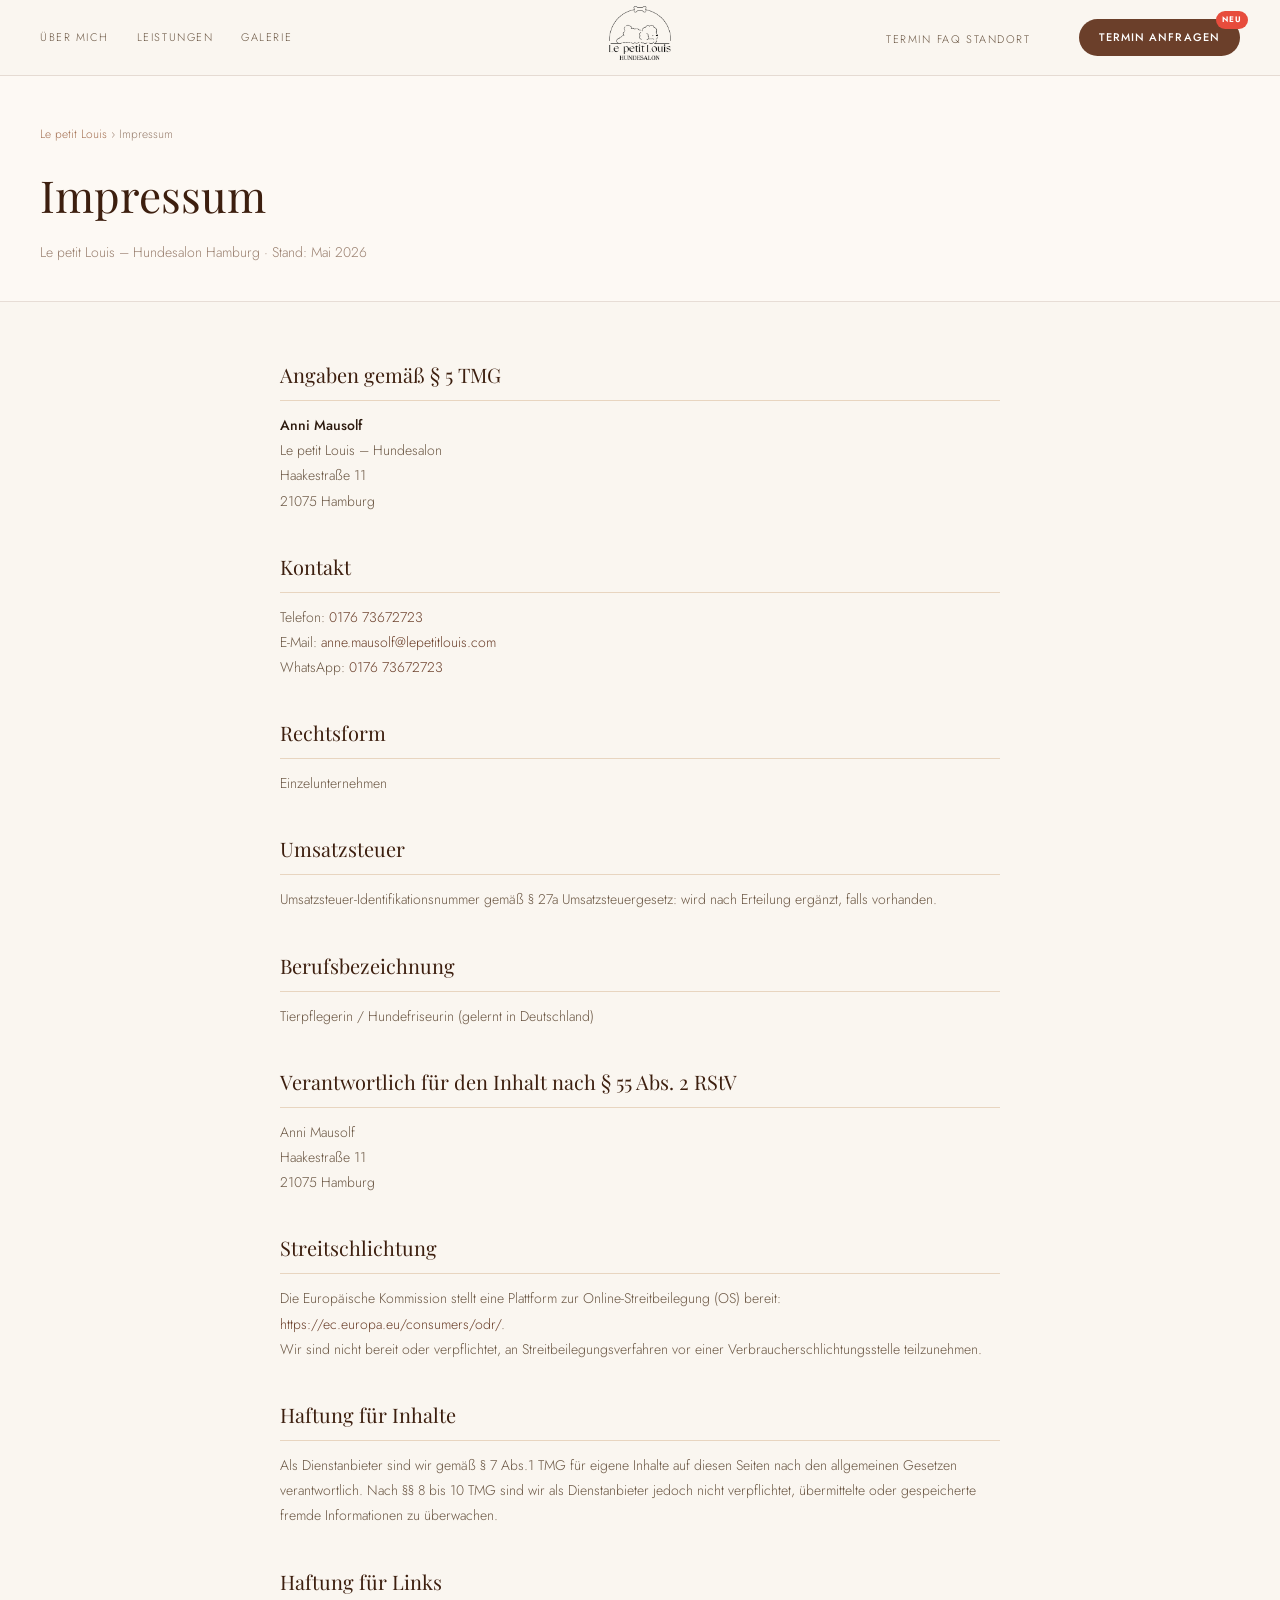
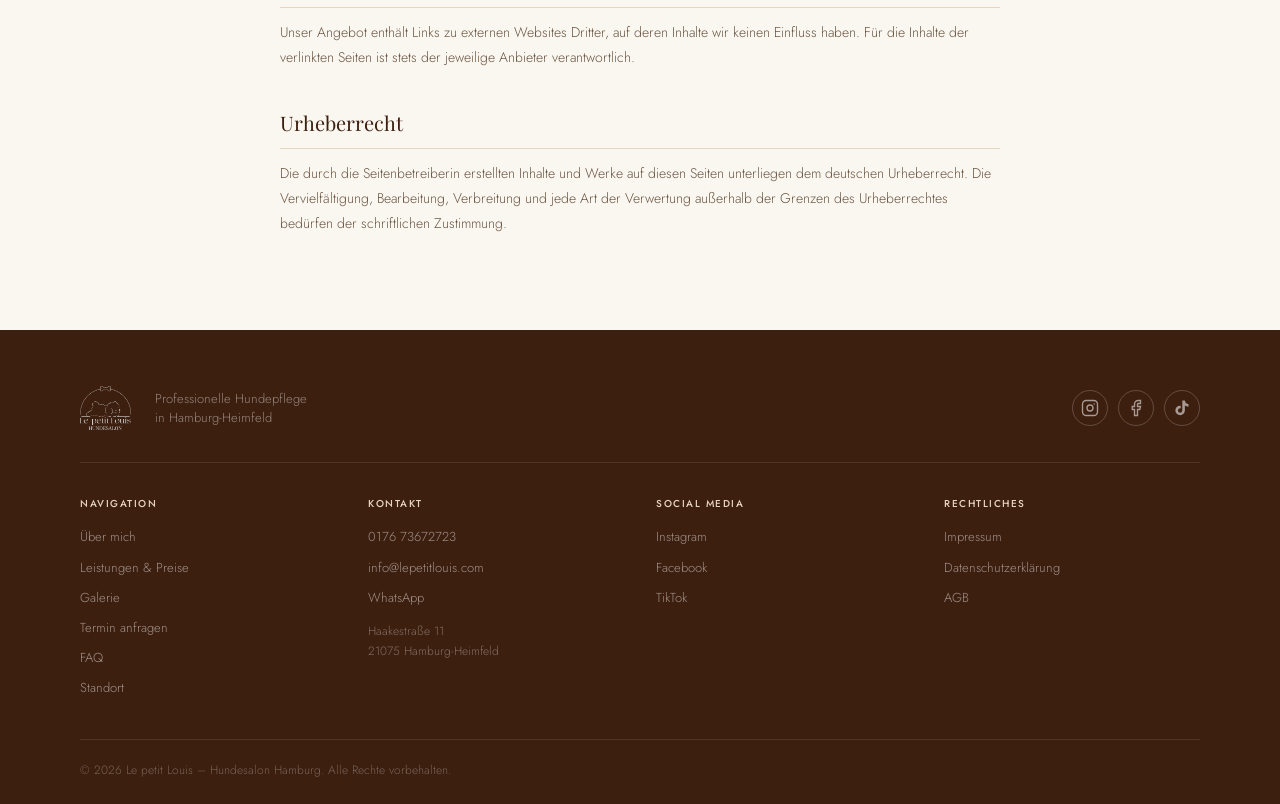
<file: impressum.html>
<!DOCTYPE html>
<html lang="de">
<head>
<meta charset="UTF-8">
<meta name="viewport" content="width=device-width,initial-scale=1.0">
<title>Impressum | Le Petit Louis Hundesalon Hamburg</title>
<meta name="description" content="Impressum des Le Petit Louis Hundesalon Hamburg-Heimfeld – Anni Mausolf">
<link href="https://fonts.googleapis.com/css2?family=Playfair+Display:ital,wght@0,400;1,400&family=Jost:wght@300;400;500&display=swap" rel="stylesheet">
<style>
*,*::before,*::after{box-sizing:border-box;margin:0;padding:0}
:root{--cream:#FAF6F0;--warm:#FDF9F4;--brown:#6B3F2A;--brown-dark:#3D1F0F;--brown-light:#8B5A3C;--mocha:#A67355;--beige:#E8D5C0;--beige-light:#F2E8DC;--text:#2C1A0E;--text-mid:#6B5744;--text-light:#9A8070;--border:rgba(107,63,42,0.15);--serif:'Playfair Display',Georgia,serif;--sans:'Jost',sans-serif;}
html{scroll-behavior:smooth}
body{font-family:var(--sans);background:var(--cream);color:var(--text);font-weight:300;line-height:1.7;overflow-x:hidden}
nav{position:fixed;top:0;left:0;right:0;z-index:100;background:rgba(250,246,240,0.97);backdrop-filter:blur(10px);border-bottom:1px solid var(--border);height:76px;display:grid;grid-template-columns:1fr auto 1fr;align-items:center;padding:0 40px;transition:box-shadow 0.3s}
nav.scrolled{box-shadow:0 2px 24px rgba(107,63,42,0.1)}
.nav-left,.nav-right{display:flex;align-items:center;gap:28px}
.nav-right{justify-content:flex-end}
.nav-links a{font-size:11px;letter-spacing:0.14em;text-transform:uppercase;color:var(--text-mid);text-decoration:none;transition:color 0.2s}
.nav-links a:hover{color:var(--brown)}
.nav-logo img{height:54px;width:auto}
.nav-cta{background:var(--brown);color:#fff;font-family:var(--sans);font-size:11px;font-weight:500;letter-spacing:0.1em;text-transform:uppercase;padding:9px 20px;border-radius:30px;border:none;cursor:pointer;text-decoration:none;white-space:nowrap;position:relative;transition:background 0.2s}
.nav-cta:hover{background:var(--brown-dark)}
.new-badge{position:absolute;top:-8px;right:-8px;background:#e74c3c;color:#fff;font-size:8px;font-weight:700;padding:2px 6px;border-radius:10px;text-transform:uppercase}
.nav-hamburger{display:none;background:none;border:none;cursor:pointer;flex-direction:column;gap:5px;padding:4px}
.nav-hamburger span{display:block;width:22px;height:1.5px;background:var(--brown)}
.mobile-menu{display:none;position:fixed;top:76px;left:0;right:0;z-index:99;background:var(--cream);border-bottom:1px solid var(--border);padding:20px 24px;flex-direction:column;gap:0;box-shadow:0 8px 24px rgba(107,63,42,0.08)}
.mobile-menu.open{display:flex}
.mobile-menu a{font-size:14px;letter-spacing:0.06em;text-transform:uppercase;color:var(--text-mid);text-decoration:none;padding:12px 0;border-bottom:1px solid var(--border)}
.mobile-menu .mob-cta{background:var(--brown);color:#fff;text-align:center;padding:13px;border-radius:6px;margin-top:12px;font-size:13px;font-weight:500;border-bottom:none}
.page-hero{margin-top:76px;background:var(--warm);border-bottom:1px solid var(--border);padding:48px 40px 36px}
.breadcrumb{font-size:12px;color:var(--text-light);margin-bottom:14px}
.breadcrumb a{color:var(--mocha);text-decoration:none}
.page-hero h1{font-family:var(--serif);font-size:clamp(26px,4vw,44px);font-weight:400;color:var(--brown-dark);margin-bottom:8px}
.page-hero h1 em{font-style:italic;color:var(--brown)}
.page-hero p{font-size:14px;color:var(--text-light)}
.page-body{max-width:800px;margin:0 auto;padding:56px 40px 80px}
.page-body h2{font-family:var(--serif);font-size:20px;font-weight:400;color:var(--brown-dark);margin:36px 0 12px;padding-bottom:8px;border-bottom:1px solid var(--beige)}
.page-body h2:first-child{margin-top:0}
.page-body h3{font-size:15px;font-weight:500;color:var(--text);margin:20px 0 8px}
.page-body p{font-size:14px;color:var(--text-mid);line-height:1.8;margin-bottom:14px;font-weight:300}
.page-body ul{padding-left:20px;margin-bottom:14px;display:flex;flex-direction:column;gap:6px}
.page-body ul li{font-size:14px;color:var(--text-mid);line-height:1.6;font-weight:300}
.page-body strong{color:var(--text);font-weight:500}
.page-body a{color:var(--brown);text-decoration:none}
.page-body a:hover{text-decoration:underline}
.highlight{background:var(--beige-light);border-left:3px solid var(--brown);border-radius:0 4px 4px 0;padding:14px 16px;margin:20px 0;font-size:14px;color:var(--text-mid)}
.faq-item{background:#fff;border:1px solid var(--border);border-radius:6px;overflow:hidden;margin-bottom:4px}
.faq-q{width:100%;display:flex;align-items:center;justify-content:space-between;padding:18px 22px;background:none;border:none;cursor:pointer;font-family:var(--sans);font-size:15px;font-weight:400;color:var(--text);text-align:left;gap:16px;transition:background 0.2s}
.faq-q:hover{background:var(--beige-light)}
.faq-icon{flex-shrink:0;width:24px;height:24px;border-radius:50%;background:var(--beige);display:flex;align-items:center;justify-content:center;font-size:16px;color:var(--brown);transition:transform 0.3s,background 0.2s}
.faq-item.open .faq-q{background:var(--beige-light)}
.faq-item.open .faq-icon{transform:rotate(45deg);background:var(--brown);color:#fff}
.faq-a{max-height:0;overflow:hidden;transition:max-height 0.45s ease,padding 0.3s;font-size:14px;color:var(--text-mid);line-height:1.8;font-weight:300;padding:0 22px}
.faq-item.open .faq-a{max-height:500px;padding:4px 22px 20px}
.cat-title{font-size:11px;letter-spacing:0.2em;text-transform:uppercase;color:var(--mocha);margin:36px 0 16px;display:flex;align-items:center;gap:12px}
.cat-title::after{content:'';flex:1;height:1px;background:var(--beige)}
.cta-box{background:var(--brown-dark);border-radius:12px;padding:40px;text-align:center;margin-top:48px}
.cta-box h2{font-family:var(--serif);font-size:26px;color:#fff;margin-bottom:10px}
.cta-box h2 em{font-style:italic;color:var(--beige)}
.cta-box p{color:rgba(255,255,255,0.7);font-size:14px;margin-bottom:20px;font-weight:300}
.cta-btns{display:flex;gap:12px;justify-content:center;flex-wrap:wrap}
.btn-cta-w{background:#fff;color:var(--brown-dark);padding:12px 26px;border-radius:30px;font-family:var(--sans);font-size:12px;font-weight:500;letter-spacing:0.08em;text-transform:uppercase;text-decoration:none}
.btn-cta-wa{background:#1a7a4a;color:#fff;padding:12px 26px;border-radius:30px;font-family:var(--sans);font-size:12px;font-weight:500;letter-spacing:0.08em;text-transform:uppercase;text-decoration:none}
footer{background:var(--brown-dark);padding:56px 0 0}
.footer-inner{max-width:1200px;margin:0 auto;padding:0 40px}
.footer-brand{display:flex;align-items:center;gap:24px;padding-bottom:32px;border-bottom:1px solid rgba(255,255,255,0.1);margin-bottom:32px;flex-wrap:wrap}
.footer-logo{height:44px;width:auto;filter:invert(1) brightness(0.8)}
.footer-tagline{font-size:13px;color:rgba(255,255,255,0.45);line-height:1.5;font-weight:300}
.social-links{display:flex;gap:10px;margin-left:auto}
.social-links a{width:36px;height:36px;border-radius:50%;border:1px solid rgba(255,255,255,0.2);display:flex;align-items:center;justify-content:center;color:rgba(255,255,255,0.55);transition:border-color 0.2s,color 0.2s;text-decoration:none}
.social-links a:hover{border-color:var(--beige);color:var(--beige)}
.footer-grid{display:grid;grid-template-columns:repeat(4,1fr);gap:32px;margin-bottom:40px}
.footer-col{display:flex;flex-direction:column;gap:8px}
.footer-col-title{font-size:10px;letter-spacing:0.15em;text-transform:uppercase;color:var(--beige);margin-bottom:6px;font-weight:500}
.footer-col a,.footer-col span{font-size:13px;color:rgba(255,255,255,0.5);text-decoration:none;transition:color 0.2s}
.footer-col a:hover{color:rgba(255,255,255,0.9)}
.footer-bottom{border-top:1px solid rgba(255,255,255,0.1);padding:20px 0 24px;font-size:12px;color:rgba(255,255,255,0.3)}
@media(max-width:768px){
  nav{padding:0 16px;grid-template-columns:auto 1fr auto;height:64px}
  .nav-left{display:none}
  .nav-right .nav-links,.nav-right .nav-cta{display:none}
  .nav-hamburger{display:flex}
  .nav-logo img{height:40px}
  .page-hero{margin-top:64px;padding:36px 20px 28px}
  .page-body{padding:40px 20px 60px}
  .footer-inner{padding:0 20px}
  .footer-brand{gap:16px}
  .social-links{margin-left:0}
  .footer-grid{grid-template-columns:1fr 1fr;gap:24px}
  .cta-box{padding:28px 20px}
  .cta-btns{flex-direction:column}
}
@media(max-width:480px){.footer-grid{grid-template-columns:1fr}}
</style>
</head>
<body>
<nav id="navbar">
  <div class="nav-left nav-links">
    <a href="index.html#about">Über mich</a>
    <a href="index.html#services">Leistungen</a>
    <a href="index.html#gallery">Galerie</a>
  </div>
  <a href="index.html" class="nav-logo"><img src="[data-uri]" alt="Le Petit Louis Logo"></a>
  <div class="nav-right">
    <div class="nav-links" style="gap:24px;margin-right:20px">
      <a href="index.html#booking">Termin</a>
      <a href="fragen-und-antworten.html">FAQ</a>
      <a href="index.html#standort">Standort</a>
    </div>
    <a href="index.html#booking" class="nav-cta">Termin anfragen<span class="new-badge">NEU</span></a>
    <button class="nav-hamburger" id="hamburger"><span></span><span></span><span></span></button>
  </div>
</nav>
<div class="mobile-menu" id="mobileMenu">
  <a href="index.html#about" onclick="closeMobile()">Über mich</a>
  <a href="index.html#services" onclick="closeMobile()">Leistungen & Preise</a>
  <a href="index.html#gallery" onclick="closeMobile()">Galerie</a>
  <a href="index.html#booking" onclick="closeMobile()">Termin anfragen</a>
  <a href="fragen-und-antworten.html" onclick="closeMobile()">FAQ</a>
  <a href="index.html#standort" onclick="closeMobile()">Standort</a>
  <a href="index.html#booking" class="mob-cta" onclick="closeMobile()">✨ Jetzt Termin anfragen</a>
</div>
<div class="page-hero">
  <div class="breadcrumb"><a href="index.html">Le petit Louis</a> › Impressum</div>
  <h1>Impressum</h1>
  <p>Le petit Louis – Hundesalon Hamburg · Stand: Mai 2026</p>
</div>
<div class="page-body">

<h2>Angaben gemäß § 5 TMG</h2>
<p><strong>Anni Mausolf</strong><br>
Le petit Louis – Hundesalon<br>
Haakestraße 11<br>
21075 Hamburg</p>

<h2>Kontakt</h2>
<p>Telefon: <a href="tel:+4917673672723">0176 73672723</a><br>
E-Mail: <a href="mailto:anne.mausolf@lepetitlouis.com">anne.mausolf@lepetitlouis.com</a><br>
WhatsApp: <a href="https://wa.me/4917673672723">0176 73672723</a></p>

<h2>Rechtsform</h2>
<p>Einzelunternehmen</p>

<h2>Umsatzsteuer</h2>
<p>Umsatzsteuer-Identifikationsnummer gemäß § 27a Umsatzsteuergesetz: wird nach Erteilung ergänzt, falls vorhanden.</p>

<h2>Berufsbezeichnung</h2>
<p>Tierpflegerin / Hundefriseurin (gelernt in Deutschland)</p>

<h2>Verantwortlich für den Inhalt nach § 55 Abs. 2 RStV</h2>
<p>Anni Mausolf<br>Haakestraße 11<br>21075 Hamburg</p>

<h2>Streitschlichtung</h2>
<p>Die Europäische Kommission stellt eine Plattform zur Online-Streitbeilegung (OS) bereit: <a href="https://ec.europa.eu/consumers/odr/" target="_blank" rel="noopener">https://ec.europa.eu/consumers/odr/</a>.<br>
Wir sind nicht bereit oder verpflichtet, an Streitbeilegungsverfahren vor einer Verbraucherschlichtungsstelle teilzunehmen.</p>

<h2>Haftung für Inhalte</h2>
<p>Als Dienstanbieter sind wir gemäß § 7 Abs.1 TMG für eigene Inhalte auf diesen Seiten nach den allgemeinen Gesetzen verantwortlich. Nach §§ 8 bis 10 TMG sind wir als Dienstanbieter jedoch nicht verpflichtet, übermittelte oder gespeicherte fremde Informationen zu überwachen.</p>

<h2>Haftung für Links</h2>
<p>Unser Angebot enthält Links zu externen Websites Dritter, auf deren Inhalte wir keinen Einfluss haben. Für die Inhalte der verlinkten Seiten ist stets der jeweilige Anbieter verantwortlich.</p>

<h2>Urheberrecht</h2>
<p>Die durch die Seitenbetreiberin erstellten Inhalte und Werke auf diesen Seiten unterliegen dem deutschen Urheberrecht. Die Vervielfältigung, Bearbeitung, Verbreitung und jede Art der Verwertung außerhalb der Grenzen des Urheberrechtes bedürfen der schriftlichen Zustimmung.</p>

</div>
<footer>
  <div class="footer-inner">
    <div class="footer-brand">
      <img src="[data-uri]" alt="Le Petit Louis" class="footer-logo">
      <p class="footer-tagline">Professionelle Hundepflege<br>in Hamburg-Heimfeld</p>
      <div class="social-links">
        <a href="https://www.instagram.com/anni_the_groomer/" target="_blank" rel="noopener" title="Instagram">
          <svg width="18" height="18" viewBox="0 0 24 24" fill="none" stroke="currentColor" stroke-width="1.8"><rect x="2" y="2" width="20" height="20" rx="5"/><circle cx="12" cy="12" r="4"/><circle cx="17.5" cy="6.5" r="1" fill="currentColor" stroke="none"/></svg>
        </a>
        <a href="https://www.facebook.com/lepetitlouishundesalon" target="_blank" rel="noopener" title="Facebook">
          <svg width="18" height="18" viewBox="0 0 24 24" fill="none" stroke="currentColor" stroke-width="1.8"><path d="M18 2h-3a5 5 0 0 0-5 5v3H7v4h3v8h4v-8h3l1-4h-4V7a1 1 0 0 1 1-1h3z"/></svg>
        </a>
        <a href="https://www.tiktok.com/@anni_the_groomer" target="_blank" rel="noopener" title="TikTok">
          <svg width="18" height="18" viewBox="0 0 24 24" fill="currentColor" stroke="none"><path d="M19.59 6.69a4.83 4.83 0 0 1-3.77-4.25V2h-3.45v13.67a2.89 2.89 0 0 1-2.88 2.5 2.89 2.89 0 0 1-2.89-2.89 2.89 2.89 0 0 1 2.89-2.89c.28 0 .54.04.79.1V9.01a6.27 6.27 0 0 0-.79-.05 6.34 6.34 0 0 0-6.34 6.34 6.34 6.34 0 0 0 6.34 6.34 6.34 6.34 0 0 0 6.33-6.34V8.69a8.18 8.18 0 0 0 4.78 1.52V6.75a4.85 4.85 0 0 1-1.01-.06z"/></svg>
        </a>
      </div>
    </div>
    <div class="footer-grid">
      <div class="footer-col">
        <div class="footer-col-title">Navigation</div>
        <a href="index.html#about">Über mich</a>
        <a href="index.html#services">Leistungen & Preise</a>
        <a href="index.html#gallery">Galerie</a>
        <a href="index.html#booking">Termin anfragen</a>
        <a href="fragen-und-antworten.html">FAQ</a>
        <a href="index.html#standort">Standort</a>
      </div>
      <div class="footer-col">
        <div class="footer-col-title">Kontakt</div>
        <a href="tel:+4917673672723">0176 73672723</a>
        <a href="mailto:info@lepetitlouis.com">info@lepetitlouis.com</a>
        <a href="https://wa.me/4917673672723" target="_blank">WhatsApp</a>
        <span style="margin-top:4px;font-size:12px;opacity:.7">Haakestraße 11<br>21075 Hamburg-Heimfeld</span>
      </div>
      <div class="footer-col">
        <div class="footer-col-title">Social Media</div>
        <a href="https://www.instagram.com/anni_the_groomer/" target="_blank" rel="noopener">Instagram</a>
        <a href="https://www.facebook.com/lepetitlouishundesalon" target="_blank" rel="noopener">Facebook</a>
        <a href="https://www.tiktok.com/@anni_the_groomer" target="_blank" rel="noopener">TikTok</a>
      </div>
      <div class="footer-col">
        <div class="footer-col-title">Rechtliches</div>
        <a href="impressum.html">Impressum</a>
        <a href="datenschutz.html">Datenschutzerklärung</a>
        <a href="agb.html">AGB</a>
      </div>
    </div>
    <div class="footer-bottom">
      © 2026 Le petit Louis – Hundesalon Hamburg. Alle Rechte vorbehalten.
    </div>
  </div>
</footer>
<script>
const nav = document.getElementById('navbar');
window.addEventListener('scroll', () => nav.classList.toggle('scrolled', scrollY > 20));
document.getElementById('hamburger').addEventListener('click', () => document.getElementById('mobileMenu').classList.toggle('open'));
function closeMobile() { document.getElementById('mobileMenu').classList.remove('open'); }
function toggleFaq(btn) {
  const item = btn.parentElement;
  const isOpen = item.classList.contains('open');
  document.querySelectorAll('.faq-item.open').forEach(i => i.classList.remove('open'));
  if (!isOpen) item.classList.add('open');
}
</script>
</body>
</html>
</file>
<file: pflegejournal/assets/css/pflegejournal.css>
:root {
  --cream: #faf6f0;
  --warm: #fdf9f4;
  --paper: #fffdfa;
  --brown: #6b3f2a;
  --brown-dark: #3d1f0f;
  --mocha: #a67355;
  --rose: #f3e4df;
  --beige: #e8d5c0;
  --beige-light: #f3e9dd;
  --text: #2c1a0e;
  --muted: #755f50;
  --line: rgba(107, 63, 42, .16);
  --serif: "Playfair Display", Georgia, serif;
  --sans: "Jost", Arial, sans-serif;
  --shadow: 0 18px 50px rgba(61, 31, 15, .10);
}

*, *::before, *::after { box-sizing: border-box; }
html { scroll-behavior: smooth; }
body {
  margin: 0;
  overflow-x: hidden;
  background: var(--cream);
  color: var(--text);
  font-family: var(--sans);
  font-weight: 300;
  line-height: 1.65;
  text-rendering: optimizeLegibility;
}
body::before {
  content: "";
  position: fixed;
  inset: 0;
  z-index: -1;
  pointer-events: none;
  opacity: .22;
  background-image: radial-gradient(rgba(107,63,42,.18) .5px, transparent .5px);
  background-size: 7px 7px;
}
img { display: block; width: 100%; height: auto; }
button, a { font: inherit; }
a { color: inherit; }
button { color: inherit; }
:focus-visible { outline: 3px solid #9c5f3d; outline-offset: 4px; }
.visually-hidden { position: absolute !important; width: 1px; height: 1px; padding: 0; margin: -1px; overflow: hidden; clip: rect(0 0 0 0); white-space: nowrap; border: 0; }
.skip-link {
  position: fixed;
  left: 16px;
  top: 12px;
  z-index: 1000;
  padding: 10px 16px;
  border-radius: 999px;
  background: var(--brown-dark);
  color: #fff;
  transform: translateY(-160%);
}
.skip-link:focus { transform: translateY(0); }
.shell { width: min(1160px, calc(100% - 40px)); margin-inline: auto; }
.eyebrow, .kicker {
  color: var(--mocha);
  font-size: 10px;
  font-weight: 500;
  letter-spacing: .18em;
  text-transform: uppercase;
}
.kicker { display: flex; align-items: center; gap: 13px; font-size: 11px; color: var(--brown); }
.kicker::before { content: ""; width: 34px; height: 1px; background: var(--mocha); }
h1, h2, h3, p { margin-top: 0; }
h1, h2, h3 { font-family: var(--serif); font-weight: 400; color: var(--brown-dark); }

.topbar {
  position: sticky;
  top: 0;
  z-index: 50;
  border-bottom: 1px solid var(--line);
  background: rgba(250, 246, 240, .92);
  backdrop-filter: blur(16px);
}
.nav { min-height: 76px; display: grid; grid-template-columns: 1fr auto 1fr; align-items: center; gap: 24px; }
.navlinks { display: flex; align-items: center; gap: 24px; }
.navlinks a, .footer-links a {
  color: var(--muted);
  font-size: 11px;
  letter-spacing: .13em;
  text-decoration: none;
  text-transform: uppercase;
}
.navlinks a:hover, .footer-links a:hover { color: var(--brown-dark); }
.brand { text-align: center; text-decoration: none; line-height: 1; }
.brand strong { display: block; color: var(--brown-dark); font-family: var(--serif); font-size: 20px; font-weight: 500; letter-spacing: .12em; }
.brand span { display: block; margin-top: 7px; color: var(--mocha); font-size: 9px; letter-spacing: .25em; text-transform: uppercase; }
.nav-action { display: flex; justify-content: flex-end; }
.pill-button {
  display: inline-flex;
  min-height: 44px;
  align-items: center;
  justify-content: center;
  gap: 9px;
  padding: 11px 22px;
  border: 0;
  border-radius: 999px;
  background: var(--brown-dark);
  box-shadow: 0 0 0 rgba(61,31,15,0);
  color: #fff;
  cursor: pointer;
  font-size: 11px;
  font-weight: 500;
  letter-spacing: .1em;
  text-decoration: none;
  text-transform: uppercase;
  transition: transform .25s ease, background .25s ease, box-shadow .25s ease;
}
.pill-button:hover { transform: translateY(-2px) scale(1.015); background: #512913; box-shadow: 0 12px 28px rgba(61,31,15,.2); }
.pill-button.light { background: #fff; color: var(--brown-dark); }
.pill-button.light:hover { background: var(--rose); }

.hero { position: relative; overflow: clip; padding: 92px 0 78px; background: linear-gradient(125deg,#f8eee7 0%,#fdf9f4 56%,#efe2d4 100%); }
.hero::before, .hero::after { content: ""; position: absolute; pointer-events: none; border: 1px solid rgba(107,63,42,.13); border-radius: 50%; }
.hero::before { width: 480px; height: 480px; right: -160px; top: -250px; }
.hero::after { width: 310px; height: 310px; right: -70px; top: -165px; }
.hero-grid { position: relative; z-index: 1; display: grid; grid-template-columns: minmax(0,1.1fr) minmax(310px,.9fr); align-items: center; gap: 72px; }
h1 { margin: 22px 0 20px; font-size: clamp(42px, 6vw, 72px); line-height: 1.06; }
h1 em, h2 em { color: var(--brown); font-weight: 400; }
.hero-copy { max-width: 610px; margin-bottom: 30px; color: var(--muted); font-size: 17px; }
.hero-meta { display: flex; flex-wrap: wrap; gap: 12px 22px; color: var(--muted); font-size: 12px; }
.hero-meta span { display: flex; align-items: center; gap: 8px; }
.hero-meta i { width: 5px; height: 5px; border-radius: 50%; background: var(--mocha); }
.hero-visual {
  position: relative;
  padding: 18px 18px 36px;
  border: 1px solid rgba(255,255,255,.75);
  border-radius: 180px 180px 24px 24px;
  background: rgba(255,255,255,.55);
  box-shadow: var(--shadow);
  transform: perspective(1000px) rotateX(var(--rx,0deg)) rotateY(var(--ry,0deg)) translateY(var(--lift,0));
  transform-style: preserve-3d;
  transition: transform .2s ease-out, box-shadow .25s ease;
}
.hero-visual:hover { --lift: -5px; box-shadow: 0 30px 70px rgba(61,31,15,.16); }
.hero-visual img { height: 420px; border-radius: 160px 160px 18px 18px; object-fit: cover; object-position: center 25%; transform: translateZ(18px) scale(1.002); }
.hero-stamp { position: absolute; left: -38px; bottom: 26px; width: 112px; height: 112px; display: grid; place-items: center; border: 8px solid var(--cream); border-radius: 50%; background: var(--brown-dark); color: #fff; font-family: var(--serif); font-size: 15px; font-style: italic; line-height: 1.2; text-align: center; transform: translateZ(34px) rotate(-7deg); }

.intro { padding: 66px 0 18px; }
.section-head { display: flex; align-items: end; justify-content: space-between; gap: 32px; margin-bottom: 28px; }
.section-head h2 { margin: 0; font-size: clamp(30px,4vw,45px); line-height: 1.15; }
.section-head p { max-width: 500px; margin: 0; color: var(--muted); }
.filters { display: flex; flex-wrap: wrap; gap: 9px; margin-bottom: 34px; }
.filter { min-height: 42px; padding: 8px 16px; border: 1px solid var(--line); border-radius: 999px; background: rgba(255,255,255,.58); color: var(--muted); cursor: pointer; font-size: 12px; transition: .2s; }
.filter:hover, .filter[aria-pressed="true"] { border-color: var(--brown); background: var(--brown); color: #fff; transform: translateY(-1px); }
.filter-status { min-height: 1px; }

.feature { display: grid; grid-template-columns: 1.02fr .98fr; overflow: hidden; border: 1px solid var(--line); border-radius: 22px; background: var(--paper); box-shadow: var(--shadow); }
.feature-image { position: relative; min-height: 470px; overflow: hidden; }
.feature-image img { height: 100%; object-fit: cover; object-position: center 24%; transition: transform .65s cubic-bezier(.2,.75,.2,1); }
.feature:hover .feature-image img { transform: scale(1.035); }
.image-label { position: absolute; left: 22px; top: 22px; padding: 7px 12px; border: 1px solid rgba(255,255,255,.7); border-radius: 999px; background: rgba(255,255,255,.88); backdrop-filter: blur(7px); color: var(--brown-dark); font-size: 10px; font-weight: 500; letter-spacing: .13em; text-transform: uppercase; }
.feature-content { display: flex; flex-direction: column; justify-content: center; padding: 54px; }
.feature h2 { margin: 15px 0 18px; font-size: clamp(28px,3.6vw,42px); line-height: 1.15; }
.feature-content > p { margin-bottom: 25px; color: var(--muted); font-size: 15px; }
.timeline-mini { display: grid; grid-template-columns: repeat(4,1fr); gap: 8px; margin: 4px 0 28px; }
.mini-step { padding-top: 10px; border-top: 1px solid var(--beige); color: var(--muted); font-size: 11px; }
.mini-step b { display: block; margin-bottom: 2px; color: var(--brown); font-family: var(--serif); font-size: 18px; font-weight: 400; }
.text-link { align-self: flex-start; padding-bottom: 4px; border-bottom: 1px solid var(--brown); color: var(--brown-dark); font-size: 11px; font-weight: 500; letter-spacing: .13em; text-decoration: none; text-transform: uppercase; }
.text-link:hover { color: var(--brown); }

.journal { padding: 76px 0; }
.card-grid { display: grid; grid-template-columns: repeat(3,1fr); gap: 22px; }
.article-card {
  --rx: 0deg;
  --ry: 0deg;
  display: flex;
  position: relative;
  min-height: 100%;
  flex-direction: column;
  overflow: hidden;
  border: 1px solid var(--line);
  border-radius: 18px;
  background: var(--paper);
  box-shadow: 0 6px 20px rgba(61,31,15,.04);
  transform: perspective(900px) rotateX(var(--rx)) rotateY(var(--ry)) translateY(0);
  transform-style: preserve-3d;
  transition: transform .22s ease-out, box-shadow .28s ease, opacity .25s ease;
}
.article-card:hover { transform: perspective(900px) rotateX(var(--rx)) rotateY(var(--ry)) translateY(-7px) scale(1.008); box-shadow: 0 22px 48px rgba(61,31,15,.14); }
.article-card[hidden] { display: none; }
.card-image { position: relative; height: 240px; overflow: hidden; background: var(--beige-light); transform: translateZ(12px); }
.card-image img { height: 100%; object-fit: cover; transition: transform .55s ease; }
.article-card:hover img { transform: scale(1.045); }
.card-body { display: flex; flex: 1; flex-direction: column; padding: 25px; transform: translateZ(8px); }
.card-category { margin-bottom: 12px; color: var(--mocha); font-size: 9px; font-weight: 500; letter-spacing: .16em; text-transform: uppercase; }
.card-body h3 { margin-bottom: 12px; font-size: 23px; line-height: 1.22; }
.card-body h3 a { text-decoration: none; }
.card-body h3 a::after { content: ""; position: absolute; inset: 0; }
.card-body p { margin-bottom: 21px; color: var(--muted); font-size: 14px; }
.card-foot { display: flex; align-items: center; justify-content: space-between; gap: 12px; margin-top: auto; padding-top: 16px; border-top: 1px solid var(--line); color: var(--muted); font-size: 11px; }
.card-foot span:last-child { color: var(--brown); font-size: 10px; font-weight: 500; letter-spacing: .09em; text-transform: uppercase; }

.care-deck { padding: 0 0 92px; }
.deck-heading { align-items: center; }
.deck-heading h2 { margin-top: 8px; }
.deck-shell {
  position: relative;
  min-height: 560px;
  overflow: hidden;
  padding: 34px 20px 28px;
  border: 1px solid var(--line);
  border-radius: 28px;
  background:
    radial-gradient(circle at 50% 30%, rgba(255,255,255,.94), rgba(255,253,250,.72) 38%, rgba(243,228,223,.58) 100%);
  box-shadow: inset 0 1px 0 rgba(255,255,255,.9), 0 24px 70px rgba(61,31,15,.08);
  perspective: 1300px;
}
.deck-glow {
  position: absolute;
  left: 50%;
  bottom: 72px;
  width: min(680px,72%);
  height: 90px;
  border-radius: 50%;
  background: rgba(107,63,42,.16);
  filter: blur(34px);
  transform: translateX(-50%);
}
.deck-stage {
  position: relative;
  width: 100%;
  height: 420px;
  outline: none;
  perspective: 1200px;
  transform-style: preserve-3d;
  touch-action: pan-y;
}
.deck-stage:focus-visible { outline: 3px solid #9c5f3d; outline-offset: 8px; border-radius: 18px; }
.care-card {
  position: absolute;
  left: 50%;
  top: 8px;
  width: min(720px,calc(100% - 150px));
  height: 380px;
  display: grid;
  grid-template-columns: 42% 58%;
  overflow: hidden;
  border: 1px solid rgba(107,63,42,.2);
  border-radius: 24px;
  background: var(--paper);
  box-shadow: 0 24px 60px rgba(61,31,15,.17);
  opacity: 0;
  transform: translate3d(-50%,32px,-160px) scale(.78);
  transform-origin: 50% 100%;
  transition: transform .62s cubic-bezier(.18,.8,.2,1), opacity .42s ease, box-shadow .42s ease, filter .42s ease;
  will-change: transform;
}
.care-card.is-active {
  z-index: 5;
  opacity: 1;
  filter: saturate(1);
  transform: translate3d(-50%,0,80px) rotateX(0) rotateY(0) rotateZ(0) scale(1);
  pointer-events: auto;
}
.care-card.is-prev {
  z-index: 4;
  opacity: .86;
  filter: saturate(.82);
  transform: translate3d(calc(-50% - 155px),28px,0) rotateY(17deg) rotateZ(-6deg) scale(.9);
  cursor: pointer;
}
.care-card.is-next {
  z-index: 4;
  opacity: .86;
  filter: saturate(.82);
  transform: translate3d(calc(-50% + 155px),28px,0) rotateY(-17deg) rotateZ(6deg) scale(.9);
  cursor: pointer;
}
.care-card.is-far-prev {
  z-index: 3;
  opacity: .42;
  filter: saturate(.58);
  transform: translate3d(calc(-50% - 245px),54px,-90px) rotateY(23deg) rotateZ(-10deg) scale(.8);
  cursor: pointer;
}
.care-card.is-far-next {
  z-index: 3;
  opacity: .42;
  filter: saturate(.58);
  transform: translate3d(calc(-50% + 245px),54px,-90px) rotateY(-23deg) rotateZ(10deg) scale(.8);
  cursor: pointer;
}
.care-card-image { position: relative; min-width: 0; overflow: hidden; background: var(--beige-light); }
.care-card-image::after { content: ""; position: absolute; inset: 0; background: linear-gradient(90deg,transparent 55%,rgba(61,31,15,.16)); pointer-events: none; }
.care-card-image img { height: 100%; object-fit: cover; transition: transform .65s ease; }
.care-card.is-active:hover .care-card-image img { transform: scale(1.025); }
.care-card-image span {
  position: absolute;
  left: 18px;
  top: 18px;
  z-index: 1;
  width: 44px;
  height: 44px;
  display: grid;
  place-items: center;
  border: 1px solid rgba(255,255,255,.65);
  border-radius: 50%;
  background: rgba(255,253,250,.86);
  backdrop-filter: blur(10px);
  color: var(--brown-dark);
  font-family: var(--serif);
  font-size: 15px;
}
.care-card-copy { display: flex; min-width: 0; flex-direction: column; justify-content: center; padding: 42px; }
.care-card-copy h3 { margin: 11px 0 16px; font-size: clamp(25px,3vw,35px); line-height: 1.13; }
.care-card-copy p { margin-bottom: 24px; color: var(--muted); font-size: 15px; }
.care-card[aria-hidden="true"] .care-card-copy { user-select: none; }
.deck-controls { position: relative; z-index: 10; display: flex; align-items: center; justify-content: center; gap: 18px; margin-top: 8px; }
.deck-button {
  width: 48px;
  height: 48px;
  border: 1px solid var(--line);
  border-radius: 50%;
  background: rgba(255,253,250,.9);
  color: var(--brown-dark);
  cursor: pointer;
  font-size: 19px;
  transition: transform .22s ease, color .22s ease, background .22s ease, box-shadow .22s ease;
}
.deck-button:hover { transform: translateY(-2px) scale(1.04); background: var(--brown-dark); color: #fff; box-shadow: 0 10px 24px rgba(61,31,15,.18); }
.deck-progress { min-width: 74px; display: flex; align-items: center; justify-content: center; gap: 9px; color: var(--muted); font-size: 12px; }
.deck-progress span:first-child { color: var(--brown-dark); font-family: var(--serif); font-size: 21px; }
.deck-progress i { width: 22px; height: 1px; background: var(--beige); }
.deck-hint { position: relative; z-index: 3; margin: 12px 0 0; color: var(--muted); font-size: 10px; letter-spacing: .08em; text-align: center; text-transform: uppercase; }

.guide { padding: 0 0 84px; }
.guide-box { position: relative; overflow: hidden; display: grid; grid-template-columns: 1fr auto; align-items: center; gap: 45px; padding: 55px; border-radius: 24px; background: var(--brown-dark); color: #fff; }
.guide-box::after { content: "LP"; position: absolute; right: 150px; top: -80px; color: rgba(255,255,255,.035); font-family: var(--serif); font-size: 230px; line-height: 1; }
.guide-box h2 { position: relative; margin-bottom: 10px; color: #fff; font-size: clamp(27px,4vw,42px); line-height: 1.2; }
.guide-box p { position: relative; max-width: 670px; margin: 0; color: rgba(255,255,255,.7); }
.guide-box .pill-button { position: relative; z-index: 1; white-space: nowrap; }

footer { padding: 44px 0; background: #2e160b; color: rgba(255,255,255,.72); }
.footer-grid { display: grid; grid-template-columns: auto 1fr auto; align-items: center; gap: 28px; }
.footer-brand { color: #fff; font-family: var(--serif); font-size: 19px; letter-spacing: .08em; }
.footer-links { display: flex; justify-content: center; gap: 20px; }
.footer-links a { color: rgba(255,255,255,.7); }
.footer-copy { text-align: right; font-size: 12px; }

.reveal { opacity: 0; transform: translateY(24px); transition: opacity .7s ease, transform .7s cubic-bezier(.2,.75,.2,1); }
.reveal.is-visible { opacity: 1; transform: translateY(0); }

/* Artikelseiten */
.article-hero { padding: 66px 0 58px; background: linear-gradient(125deg,#f8eee7,#fdf9f4 58%,#efe2d4); }
.breadcrumbs { margin-bottom: 28px; color: var(--muted); font-size: 12px; }
.breadcrumbs a { text-decoration-thickness: 1px; text-underline-offset: 4px; }
.article-hero-grid { display: grid; grid-template-columns: minmax(0,1fr) minmax(300px,.72fr); align-items: center; gap: 68px; }
.article-hero h1 { margin: 15px 0 20px; font-size: clamp(39px,5.5vw,64px); }
.article-lead { max-width: 660px; color: var(--muted); font-size: 18px; }
.article-cover {
  --rx: 0deg;
  --ry: 0deg;
  --lift: 0px;
  overflow: hidden;
  padding: 12px;
  border: 1px solid rgba(255,255,255,.8);
  border-radius: 160px 160px 22px 22px;
  background: rgba(255,255,255,.55);
  box-shadow: var(--shadow);
  transform: perspective(1000px) rotateX(var(--rx)) rotateY(var(--ry)) translateY(var(--lift));
  transform-style: preserve-3d;
  transition: transform .24s ease-out, box-shadow .35s ease;
  will-change: transform;
}
.article-cover:hover { --lift: -5px; box-shadow: 0 30px 70px rgba(61,31,15,.16); }
.article-cover img { height: 430px; border-radius: 150px 150px 16px 16px; object-fit: cover; transform: translateZ(18px) scale(1.002); }
.article-cover--doppelfell img { object-position: center 68%; }
.pomeranian-gallery { width: 100%; min-width: 0; }
.pomeranian-gallery-stage {
  --rx: 0deg;
  --ry: 0deg;
  --lift: 0px;
  position: relative;
  height: 474px;
  margin-right: 22px;
  transform: perspective(1100px) rotateX(var(--rx)) rotateY(var(--ry)) translateY(var(--lift));
  transform-style: preserve-3d;
  transition: transform .24s ease-out;
  touch-action: pan-y;
  will-change: transform;
}
.pomeranian-gallery-stage:hover { --lift: -5px; }
.pomeranian-gallery-stage:focus-visible { outline: 3px solid rgba(141,91,77,.45); outline-offset: 8px; border-radius: 150px 150px 24px 24px; }
.pomeranian-gallery-card {
  position: absolute;
  inset: 0 24px 18px 0;
  overflow: hidden;
  padding: 12px;
  border: 1px solid rgba(255,255,255,.88);
  border-radius: 160px 160px 22px 22px;
  background: rgba(255,255,255,.76);
  box-shadow: 0 18px 48px rgba(61,31,15,.13);
  opacity: 0;
  pointer-events: none;
  transform-origin: 52% 88%;
  transition: transform .55s cubic-bezier(.2,.78,.2,1), opacity .38s ease, box-shadow .4s ease;
}
.pomeranian-gallery-card img { width: 100%; height: 430px; border-radius: 150px 150px 16px 16px; object-fit: cover; }
.pomeranian-gallery-card.is-active { z-index: 4; opacity: 1; transform: translate3d(0,0,44px) rotateZ(0deg) scale(1); box-shadow: 0 26px 64px rgba(61,31,15,.16); }
.pomeranian-gallery-card.is-behind-1 { z-index: 3; opacity: .92; transform: translate3d(13px,7px,20px) rotateZ(1.6deg) scale(.986); }
.pomeranian-gallery-card.is-behind-2 { z-index: 2; opacity: .7; transform: translate3d(24px,13px,0) rotateZ(3deg) scale(.97); }
.pomeranian-gallery-card.is-behind-3 { z-index: 1; opacity: .44; transform: translate3d(34px,19px,-20px) rotateZ(4.4deg) scale(.954); }
.pomeranian-gallery-controls { display: flex; align-items: center; justify-content: center; gap: 12px; margin-top: 3px; }
.pomeranian-gallery-arrow { width: 44px; height: 44px; display: grid; place-items: center; border: 1px solid var(--line); border-radius: 50%; background: rgba(255,255,255,.78); color: var(--brown-dark); font-size: 20px; cursor: pointer; transition: transform .2s ease, background .2s ease, color .2s ease; }
.pomeranian-gallery-arrow:hover { transform: translateY(-2px); background: var(--brown-dark); color: #fff; }
.pomeranian-gallery-dots { display: flex; align-items: center; gap: 2px; }
.pomeranian-gallery-dot { width: 30px; height: 44px; display: grid; place-items: center; border: 0; background: transparent; cursor: pointer; }
.pomeranian-gallery-dot::before { content: ""; width: 7px; height: 7px; border-radius: 50%; background: #c9b7aa; transition: width .24s ease, border-radius .24s ease, background .24s ease; }
.pomeranian-gallery-dot[aria-pressed="true"]::before { width: 22px; border-radius: 999px; background: var(--mocha); }
.pomeranian-gallery-count { min-width: 38px; color: var(--muted); font-size: 11px; letter-spacing: .08em; text-align: center; }
.pomeranian-gallery-hint { margin: 7px 0 0; color: var(--muted); font-size: 11px; text-align: center; }
.article-layout { display: grid; grid-template-columns: minmax(0,720px) minmax(220px,300px); justify-content: space-between; gap: 72px; padding: 70px 0 86px; }
.article-content { color: #4f3e32; font-size: 17px; }
.article-content > p:first-child::first-letter { float: left; margin: 7px 8px 0 0; color: var(--brown); font-family: var(--serif); font-size: 58px; line-height: .7; }
.article-content h2 { margin: 38px 0 12px; font-size: 30px; line-height: 1.2; }
.article-content h3 { margin: 30px 0 10px; font-size: 23px; }
.article-content ul { padding-left: 22px; }
.article-content li { margin-bottom: 8px; }
.note { margin: 28px 0; padding: 18px 20px; border-left: 3px solid var(--mocha); border-radius: 0 12px 12px 0; background: var(--beige-light); }
.note-important { border-left-color: var(--rose-dark); background: linear-gradient(135deg,#f8e7e8,#fff8f5); }
.reason-grid { display: grid; grid-template-columns: repeat(2,minmax(0,1fr)); gap: 14px; margin: 24px 0 34px; }
.reason-item { position: relative; overflow: hidden; padding: 24px; border: 1px solid var(--line); border-radius: 18px; background: linear-gradient(145deg,rgba(255,255,255,.9),rgba(247,237,228,.72)); box-shadow: 0 12px 30px rgba(61,31,15,.06); }
.reason-item > span { display: inline-grid; width: 34px; height: 34px; place-items: center; border-radius: 50%; background: var(--rose-light); color: var(--brown); font-size: 11px; font-weight: 600; letter-spacing: .08em; }
.article-content .reason-item h3 { margin: 16px 0 9px; font-size: 20px; }
.reason-item p { margin: 0; color: var(--muted); font-size: 15px; line-height: 1.65; }
.puppy-practice-grid .reason-item:last-child { grid-column: 1 / -1; }
.fact-box { position: sticky; top: 104px; align-self: start; padding: 26px; border: 1px solid var(--line); border-radius: 18px; background: var(--paper); box-shadow: 0 12px 34px rgba(61,31,15,.07); }
.fact-box h2 { margin-bottom: 14px; font-size: 23px; }
.fact-list { display: grid; gap: 12px; margin: 0 0 22px; }
.fact-list div { padding-bottom: 10px; border-bottom: 1px solid var(--line); }
.fact-list dt { color: var(--mocha); font-size: 10px; font-weight: 500; letter-spacing: .12em; text-transform: uppercase; }
.fact-list dd { margin: 3px 0 0; color: var(--brown-dark); font-size: 14px; }
.back-journal { padding: 38px 0; border-top: 1px solid var(--line); text-align: center; }

@media (max-width: 900px) {
  .navlinks { display: none; }
  .nav { grid-template-columns: 1fr auto; }
  .brand { text-align: left; }
  .hero { padding: 66px 0; }
  .hero-grid, .article-hero-grid { grid-template-columns: 1fr; gap: 46px; }
  .hero-visual, .article-cover { width: min(500px,92%); margin-inline: auto; }
  .pomeranian-gallery { width: min(500px,92%); margin-inline: auto; }
  .hero-stamp { left: -22px; }
  .feature { grid-template-columns: 1fr; }
  .feature-image { min-height: 390px; }
  .feature-content { padding: 42px; }
  .card-grid { grid-template-columns: repeat(2,1fr); }
  .care-card { width: min(690px,calc(100% - 96px)); }
  .article-layout { grid-template-columns: 1fr; gap: 38px; }
  .fact-box { position: static; }
  .footer-grid { grid-template-columns: 1fr auto; }
  .footer-links { display: none; }
}

@media (max-width: 620px) {
  .shell { width: min(calc(100% - 28px),1160px); }
  .nav { min-height: 64px; }
  .brand strong { font-size: 17px; }
  .pill-button { padding: 10px 15px; font-size: 9px; }
  .hero { padding: 48px 0 54px; }
  .hero-grid { gap: 34px; }
  h1 { font-size: 40px; }
  .hero-copy { font-size: 15px; }
  .hero-meta { gap: 11px 18px; }
  .hero-visual { padding: 11px 11px 24px; border-radius: 130px 130px 20px 20px; }
  .hero-visual img { height: 360px; border-radius: 120px 120px 15px 15px; }
  .hero-stamp { width: 92px; height: 92px; border-width: 6px; font-size: 13px; }
  .intro { padding-top: 48px; }
  .section-head { display: block; }
  .section-head p { margin-top: 13px; }
  .filters { overflow-x: auto; flex-wrap: nowrap; margin-right: -14px; padding: 0 14px 6px 0; scroll-snap-type: x proximity; }
  .filter { flex: 0 0 auto; min-height: 44px; white-space: nowrap; scroll-snap-align: start; }
  .feature-image { min-height: 320px; }
  .feature-content { padding: 30px 24px; }
  .timeline-mini { grid-template-columns: repeat(2,1fr); }
  .journal { padding: 55px 0; }
  .card-grid { grid-template-columns: 1fr; }
  .card-image { height: 270px; }
  .care-deck { padding-bottom: 64px; }
  .deck-heading { display: block; }
  .deck-shell { min-height: 670px; margin-inline: -14px; padding: 24px 8px 24px; border-inline: 0; border-radius: 0; }
  .deck-stage { height: 555px; }
  .care-card { top: 2px; width: calc(100% - 34px); height: 465px; grid-template-columns: 1fr; grid-template-rows: 205px 1fr; border-radius: 21px; }
  .care-card.is-prev { transform: translate3d(calc(-50% - 23px),18px,-30px) rotateY(6deg) rotateZ(-3.5deg) scale(.94); opacity: .64; }
  .care-card.is-next { transform: translate3d(calc(-50% + 23px),18px,-30px) rotateY(-6deg) rotateZ(3.5deg) scale(.94); opacity: .64; }
  .care-card.is-far-prev { transform: translate3d(calc(-50% - 38px),34px,-90px) rotateZ(-6deg) scale(.86); opacity: .22; }
  .care-card.is-far-next { transform: translate3d(calc(-50% + 38px),34px,-90px) rotateZ(6deg) scale(.86); opacity: .22; }
  .care-card-image::after { background: linear-gradient(0deg,rgba(61,31,15,.13),transparent 45%); }
  .care-card-copy { padding: 24px 25px 27px; justify-content: flex-start; }
  .care-card-copy h3 { margin: 8px 0 10px; font-size: 25px; }
  .care-card-copy p { margin-bottom: 14px; font-size: 13px; line-height: 1.55; }
  .deck-controls { margin-top: 5px; }
  .deck-hint { padding-inline: 20px; line-height: 1.45; }
  .guide-box { grid-template-columns: 1fr; gap: 24px; padding: 34px 25px; }
  .guide-box .pill-button { justify-self: start; }
  .footer-grid { display: block; }
  .footer-copy { margin-top: 11px; text-align: left; }
  .article-hero { padding: 42px 0 46px; }
  .article-cover { width: 100%; }
  .article-cover img { height: 360px; }
  .pomeranian-gallery { width: 100%; }
  .pomeranian-gallery-stage { height: 408px; margin-right: 10px; }
  .pomeranian-gallery-card { inset: 0 16px 13px 0; padding: 10px; border-radius: 132px 132px 20px 20px; }
  .pomeranian-gallery-card img { height: 370px; border-radius: 122px 122px 15px 15px; }
  .pomeranian-gallery-card.is-behind-1 { transform: translate3d(7px,5px,15px) rotateZ(1.25deg) scale(.988); }
  .pomeranian-gallery-card.is-behind-2 { transform: translate3d(12px,9px,0) rotateZ(2.35deg) scale(.975); }
  .pomeranian-gallery-card.is-behind-3 { transform: translate3d(17px,13px,-15px) rotateZ(3.4deg) scale(.962); }
  .pomeranian-gallery-hint { padding-inline: 18px; }
  .article-layout { padding: 52px 0 64px; }
  .article-content { font-size: 16px; }
  .reason-grid { grid-template-columns: 1fr; }
  .reason-item { padding: 21px; }
  .puppy-practice-grid .reason-item:last-child { grid-column: auto; }
}

@media (hover: none), (pointer: coarse) {
  .hero-visual, .article-card, .article-cover { --rx: 0deg !important; --ry: 0deg !important; }
  .pomeranian-gallery-stage { --rx: 0deg !important; --ry: 0deg !important; }
  .article-card:active { transform: scale(.985); }
  .article-cover:active { --lift: -3px; }
}

@media (prefers-reduced-motion: reduce) {
  html { scroll-behavior: auto; }
  *, *::before, *::after { animation-duration: .01ms !important; animation-iteration-count: 1 !important; scroll-behavior: auto !important; transition-duration: .01ms !important; }
  .reveal { opacity: 1; transform: none; }
  .hero-visual, .article-card, .article-cover, .pomeranian-gallery-stage { transform: none !important; }
  .pomeranian-gallery-card { transition: none !important; }
}
</file>
